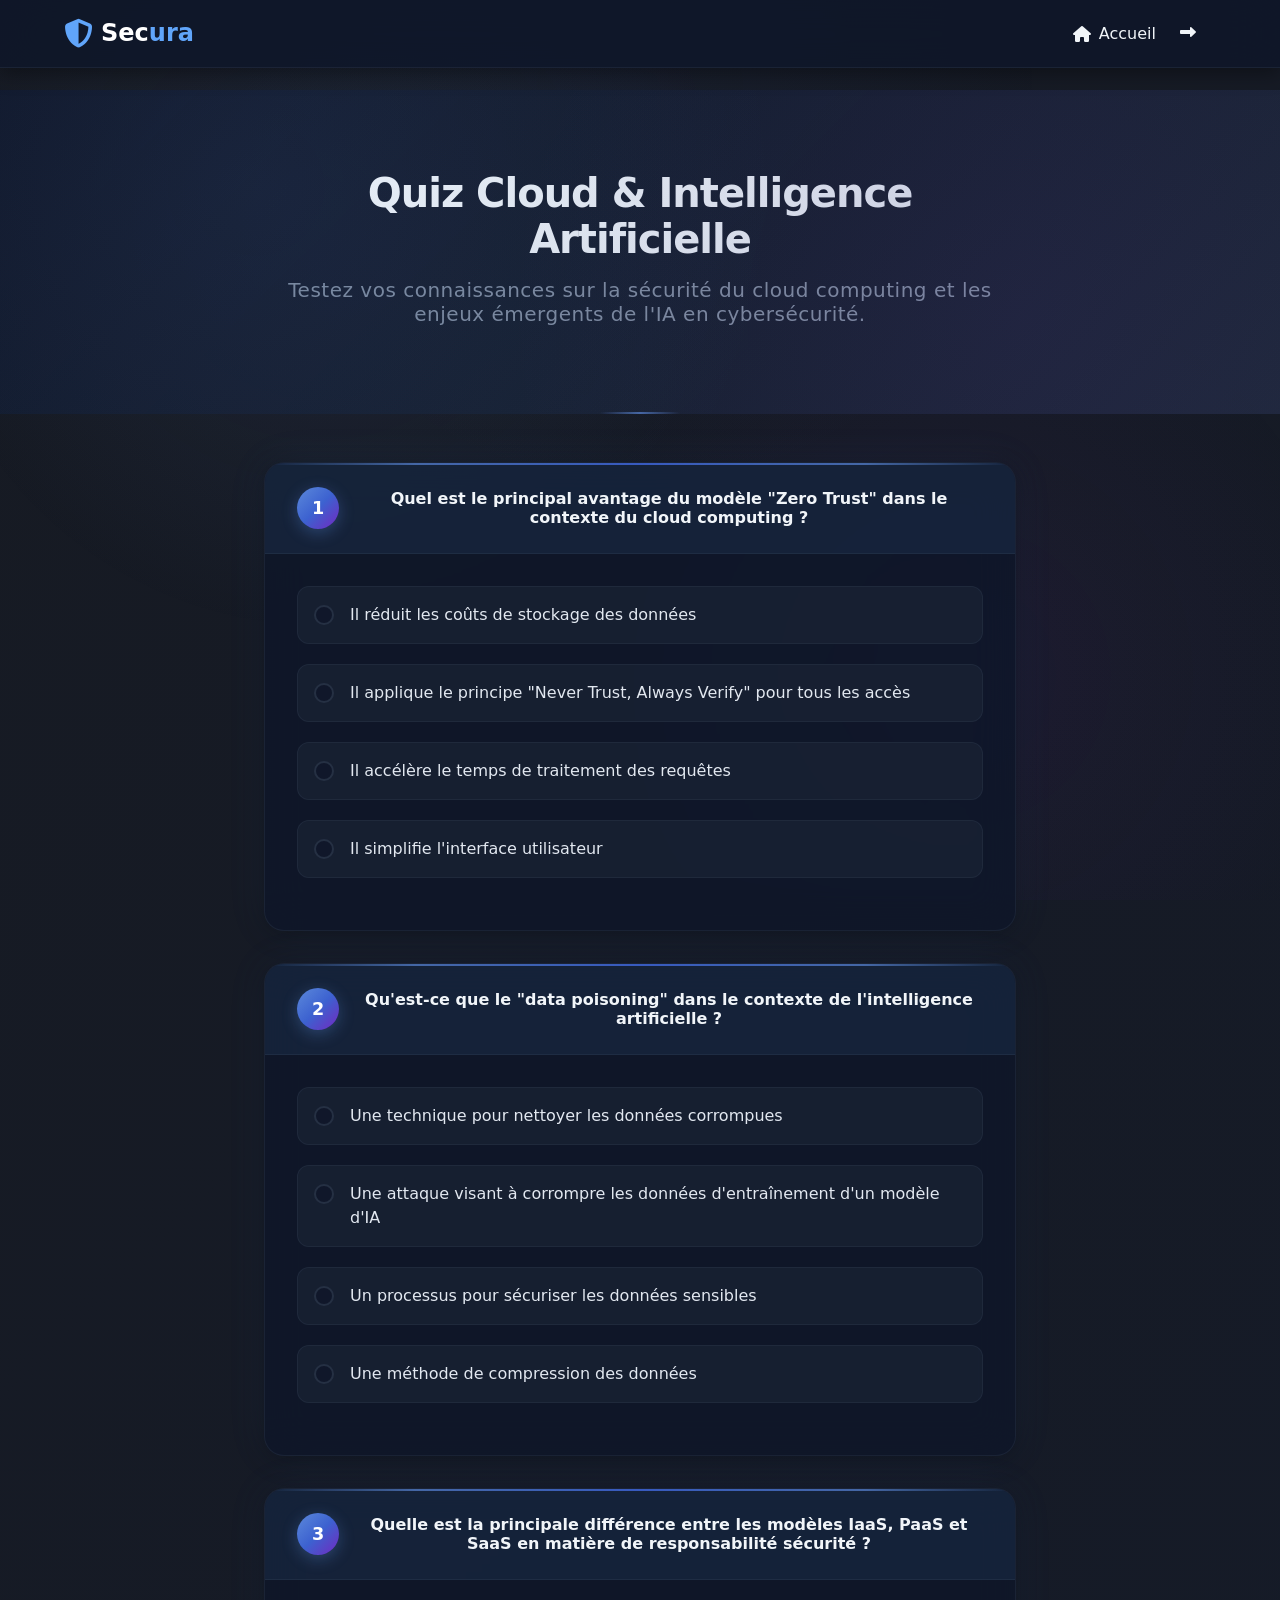
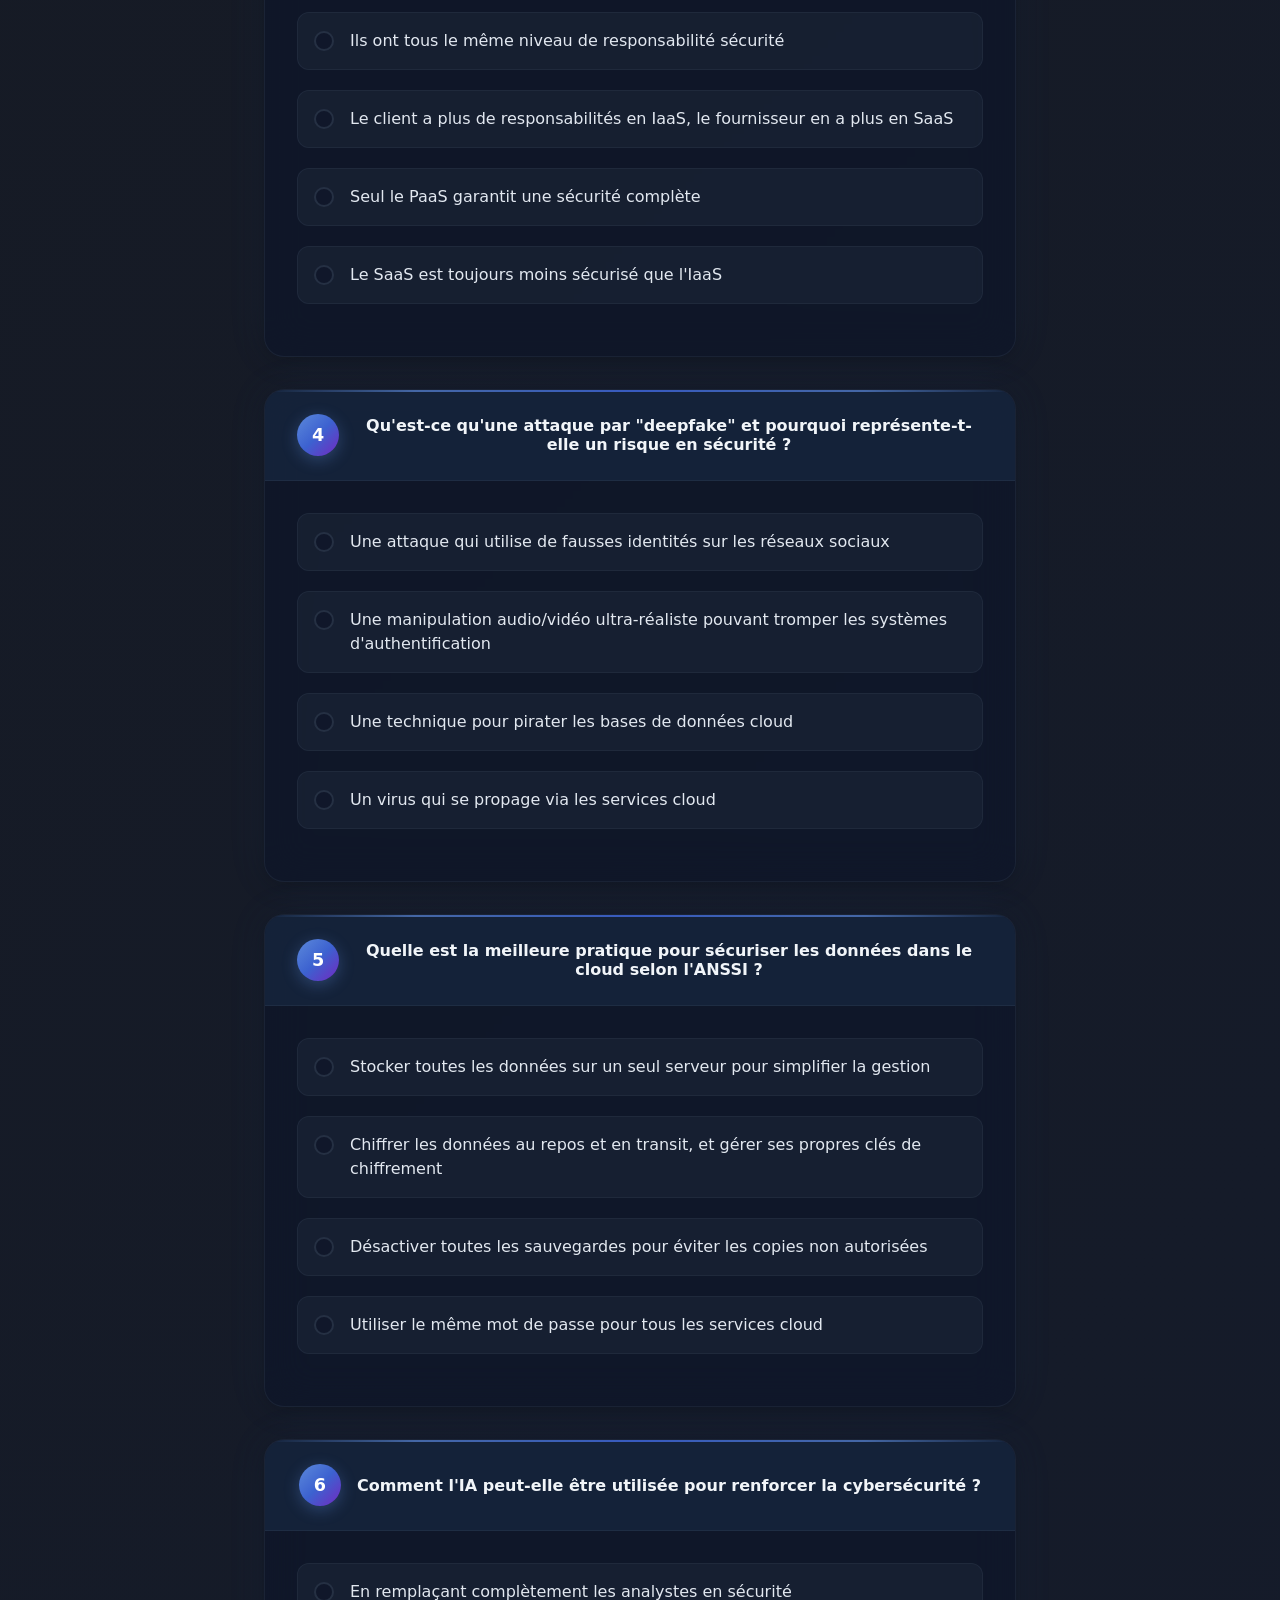
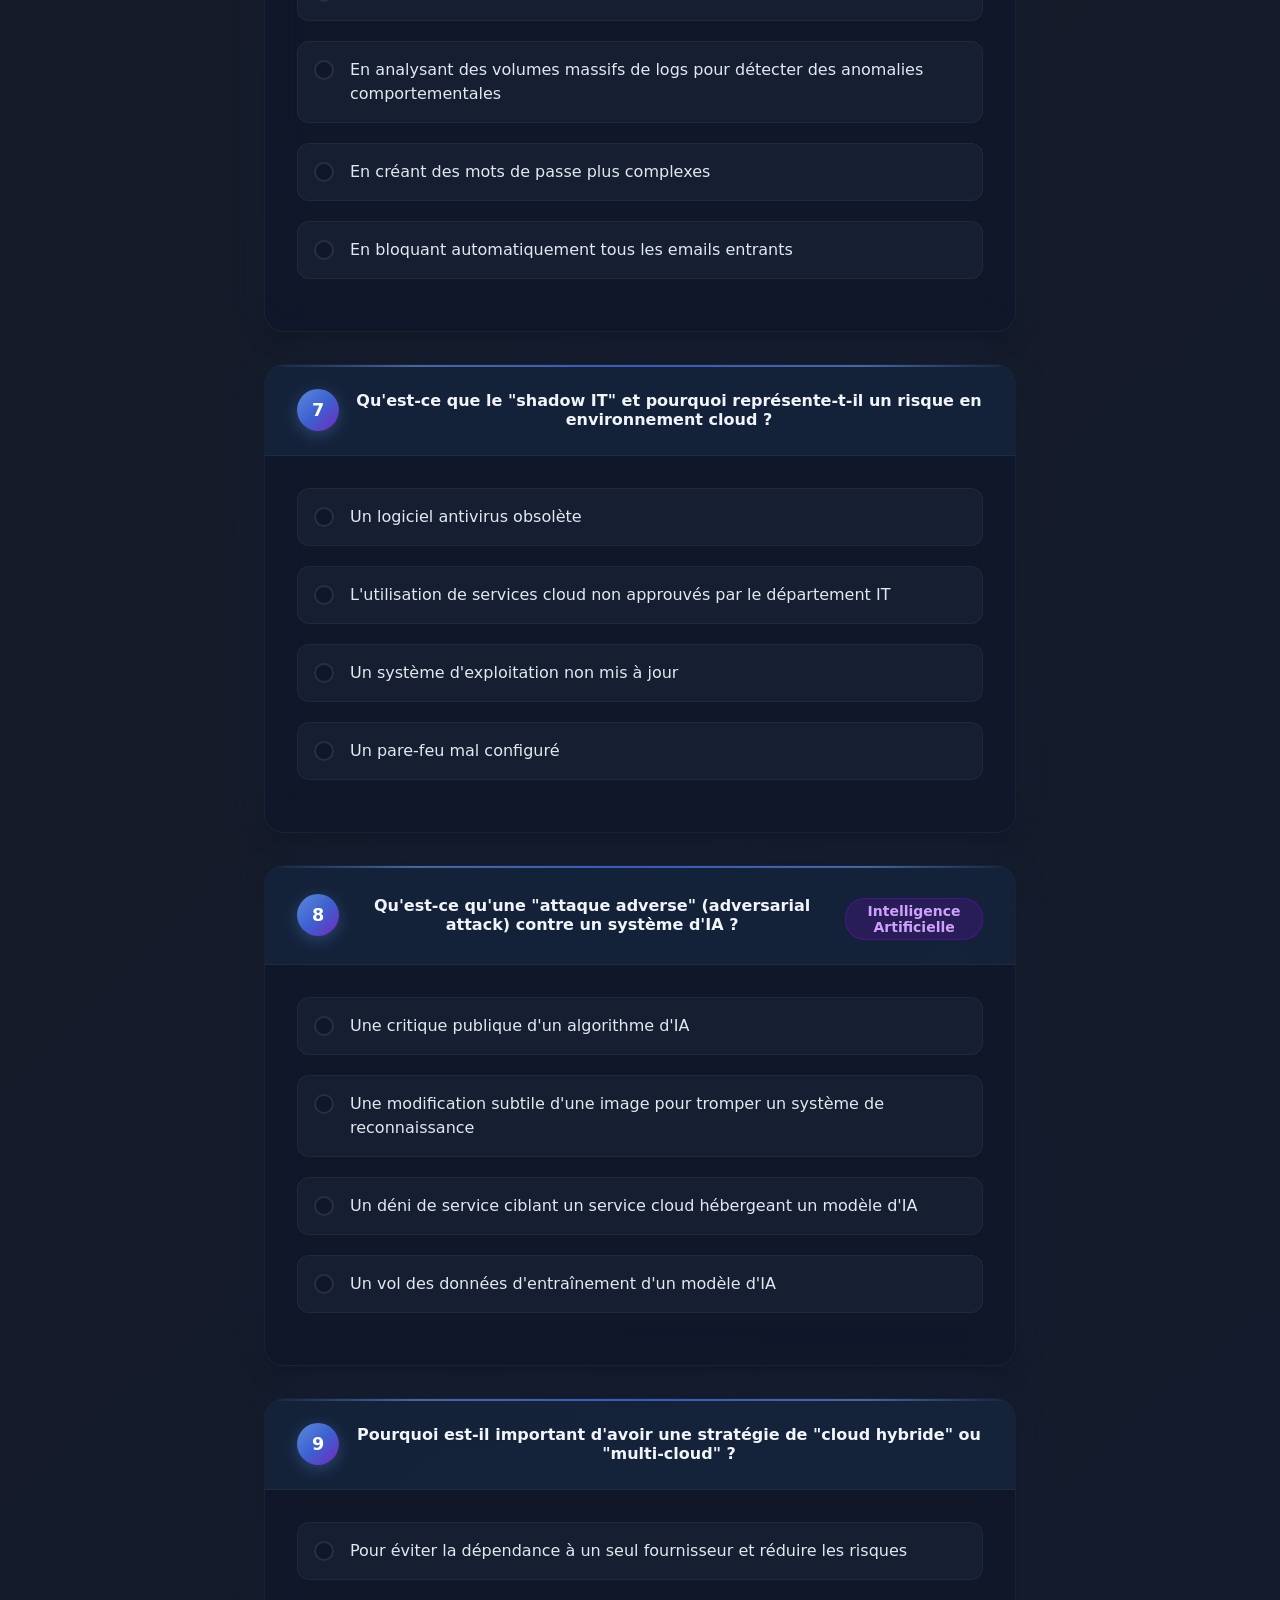
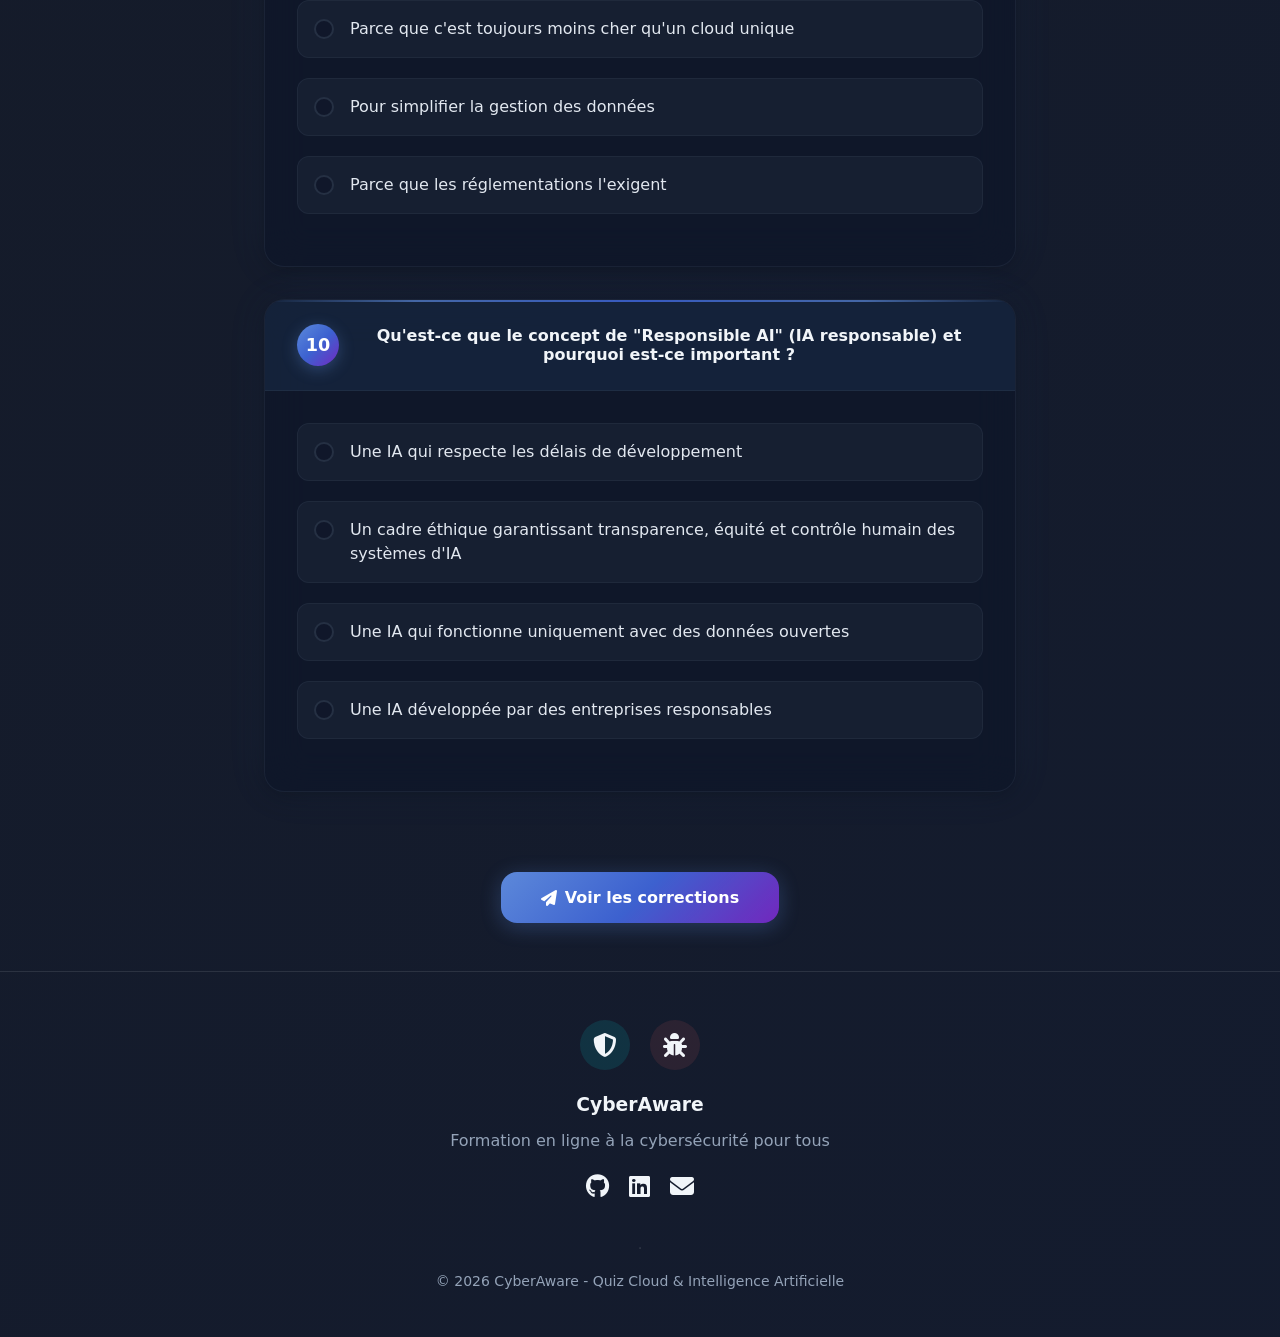
<file: pages/CloudIAQuiz.html>
<!DOCTYPE html>
<html lang="fr">
<head>
  <meta charset="UTF-8">
  <title>Quiz Cloud & IA - CyberAware</title>
  <meta name="viewport" content="width=device-width, initial-scale=1">
  <link rel="icon" type="image/x-icon" href="data:image/svg+xml,<svg xmlns=%22http://www.w3.org/2000/svg%22 viewBox=%220 0 100 100%22><text y=%22.9em%22 font-size=%2290%22>☁️</text></svg>">
  <link rel="stylesheet" href="https://cdnjs.cloudflare.com/ajax/libs/font-awesome/6.4.0/css/all.min.css">
  <link rel="stylesheet" href="../css/quizStyle.css">

    
  
</head>
<body>


<nav class="navbar">
  <div class="nav-container">
    <a class="nav-brand" href="../index.html">
      <i class="fas fa-shield-alt"></i>
       Sec<span>ura</span>
    </a>
    
    <button class="nav-toggler" id="navToggler">
      <i class="fas fa-bars"></i>
    </button>
    
    <ul class="nav-menu" id="navMenu">
      <li class="nav-item">
        <a class="nav-link" href="../index.html">
          <i class="fas fa-home"></i> Accueil
        </a>
      </li>
      <li><a href="./cloud.html" class="nav-link"><i class="fas fa-long-arrow-alt-right" style="color:var(--cyber-cyan);"></i></a></li>
    </ul>
  </div>
</nav>

<section class="quiz-header">
  <div class="container">
    <div class="row">
      <div class="col-lg-8 mx-auto text-center">
        <h1 class="mb-3">Quiz Cloud & Intelligence Artificielle</h1>
        <p class="lead mb-4">Testez vos connaissances sur la sécurité du cloud computing et les enjeux émergents de l'IA en cybersécurité.</p>
      </div>
    </div>
  </div>
</section>


<div class="container my-5">
  <div id="results">
    
   
    <div id="quiz-section">
      <form class="quiz" id="cloudIAQuiz">
        
      
        <div class="question-card">
          <div class="card-header">
            <div class="d-flex align-items-center">
              <span class="question-number">1</span>
              <span>Quel est le principal avantage du modèle "Zero Trust" dans le contexte du cloud computing ?</span>
            </div>
          </div>
          <div class="card-body">
            <div class="form-check">
              <input class="form-check-input" type="radio" name="q1" id="q1a1">
              <label class="form-check-label" for="q1a1">
                Il réduit les coûts de stockage des données
              </label>
            </div>
            <div class="form-check">
              <input class="form-check-input" type="radio" name="q1" id="q1a2">
              <label class="form-check-label" for="q1a2">
                Il applique le principe "Never Trust, Always Verify" pour tous les accès
              </label>
            </div>
            <div class="form-check">
              <input class="form-check-input" type="radio" name="q1" id="q1a3">
              <label class="form-check-label" for="q1a3">
                Il accélère le temps de traitement des requêtes
              </label>
            </div>
            <div class="form-check">
              <input class="form-check-input" type="radio" name="q1" id="q1a4">
              <label class="form-check-label" for="q1a4">
                Il simplifie l'interface utilisateur
              </label>
            </div>
          </div>
        </div>

      
        <div class="question-card">
          <div class="card-header">
            <div class="d-flex align-items-center">
              <span class="question-number">2</span>
              <span>Qu'est-ce que le "data poisoning" dans le contexte de l'intelligence artificielle ?</span>
            </div>
          </div>
          <div class="card-body">
            <div class="form-check">
              <input class="form-check-input" type="radio" name="q2" id="q2a1">
              <label class="form-check-label" for="q2a1">
                Une technique pour nettoyer les données corrompues
              </label>
            </div>
            <div class="form-check">
              <input class="form-check-input" type="radio" name="q2" id="q2a2">
              <label class="form-check-label" for="q2a2">
                Une attaque visant à corrompre les données d'entraînement d'un modèle d'IA
              </label>
            </div>
            <div class="form-check">
              <input class="form-check-input" type="radio" name="q2" id="q2a3">
              <label class="form-check-label" for="q2a3">
                Un processus pour sécuriser les données sensibles
              </label>
            </div>
            <div class="form-check">
              <input class="form-check-input" type="radio" name="q2" id="q2a4">
              <label class="form-check-label" for="q2a4">
                Une méthode de compression des données
              </label>
            </div>
          </div>
        </div>

       
        <div class="question-card">
          <div class="card-header">
            <div class="d-flex align-items-center">
              <span class="question-number">3</span>
              <span>Quelle est la principale différence entre les modèles IaaS, PaaS et SaaS en matière de responsabilité sécurité ?</span>
            </div>
          </div>
          <div class="card-body">
            <div class="form-check">
              <input class="form-check-input" type="radio" name="q3" id="q3a1">
              <label class="form-check-label" for="q3a1">
                Ils ont tous le même niveau de responsabilité sécurité
              </label>
            </div>
            <div class="form-check">
              <input class="form-check-input" type="radio" name="q3" id="q3a2">
              <label class="form-check-label" for="q3a2">
                Le client a plus de responsabilités en IaaS, le fournisseur en a plus en SaaS
              </label>
            </div>
            <div class="form-check">
              <input class="form-check-input" type="radio" name="q3" id="q3a3">
              <label class="form-check-label" for="q3a3">
                Seul le PaaS garantit une sécurité complète
              </label>
            </div>
            <div class="form-check">
              <input class="form-check-input" type="radio" name="q3" id="q3a4">
              <label class="form-check-label" for="q3a4">
                Le SaaS est toujours moins sécurisé que l'IaaS
              </label>
            </div>
          </div>
        </div>

      
        <div class="question-card">
          <div class="card-header">
            <div class="d-flex align-items-center">
              <span class="question-number">4</span>
              <span>Qu'est-ce qu'une attaque par "deepfake" et pourquoi représente-t-elle un risque en sécurité ?</span>
            </div>
          </div>
          <div class="card-body">
            <div class="form-check">
              <input class="form-check-input" type="radio" name="q4" id="q4a1">
              <label class="form-check-label" for="q4a1">
                Une attaque qui utilise de fausses identités sur les réseaux sociaux
              </label>
            </div>
            <div class="form-check">
              <input class="form-check-input" type="radio" name="q4" id="q4a2">
              <label class="form-check-label" for="q4a2">
                Une manipulation audio/vidéo ultra-réaliste pouvant tromper les systèmes d'authentification
              </label>
            </div>
            <div class="form-check">
              <input class="form-check-input" type="radio" name="q4" id="q4a3">
              <label class="form-check-label" for="q4a3">
                Une technique pour pirater les bases de données cloud
              </label>
            </div>
            <div class="form-check">
              <input class="form-check-input" type="radio" name="q4" id="q4a4">
              <label class="form-check-label" for="q4a4">
                Un virus qui se propage via les services cloud
              </label>
            </div>
          </div>
        </div>

      
        <div class="question-card">
          <div class="card-header">
            <div class="d-flex align-items-center">
              <span class="question-number">5</span>
              <span>Quelle est la meilleure pratique pour sécuriser les données dans le cloud selon l'ANSSI ?</span>
            </div>
          </div>
          <div class="card-body">
            <div class="form-check">
              <input class="form-check-input" type="radio" name="q5" id="q5a1">
              <label class="form-check-label" for="q5a1">
                Stocker toutes les données sur un seul serveur pour simplifier la gestion
              </label>
            </div>
            <div class="form-check">
              <input class="form-check-input" type="radio" name="q5" id="q5a2">
              <label class="form-check-label" for="q5a2">
                Chiffrer les données au repos et en transit, et gérer ses propres clés de chiffrement
              </label>
            </div>
            <div class="form-check">
              <input class="form-check-input" type="radio" name="q5" id="q5a3">
              <label class="form-check-label" for="q5a3">
                Désactiver toutes les sauvegardes pour éviter les copies non autorisées
              </label>
            </div>
            <div class="form-check">
              <input class="form-check-input" type="radio" name="q5" id="q5a4">
              <label class="form-check-label" for="q5a4">
                Utiliser le même mot de passe pour tous les services cloud
              </label>
            </div>
          </div>
        </div>

     
        <div class="question-card">
          <div class="card-header">
            <div class="d-flex align-items-center">
              <span class="question-number">6</span>
              <span>Comment l'IA peut-elle être utilisée pour renforcer la cybersécurité ?</span>
            </div>
          </div>
          <div class="card-body">
            <div class="form-check">
              <input class="form-check-input" type="radio" name="q6" id="q6a1">
              <label class="form-check-label" for="q6a1">
                En remplaçant complètement les analystes en sécurité
              </label>
            </div>
            <div class="form-check">
              <input class="form-check-input" type="radio" name="q6" id="q6a2">
              <label class="form-check-label" for="q6a2">
                En analysant des volumes massifs de logs pour détecter des anomalies comportementales
              </label>
            </div>
            <div class="form-check">
              <input class="form-check-input" type="radio" name="q6" id="q6a3">
              <label class="form-check-label" for="q6a3">
                En créant des mots de passe plus complexes
              </label>
            </div>
            <div class="form-check">
              <input class="form-check-input" type="radio" name="q6" id="q6a4">
              <label class="form-check-label" for="q6a4">
                En bloquant automatiquement tous les emails entrants
              </label>
            </div>
          </div>
        </div>

       
        <div class="question-card">
          <div class="card-header">
            <div class="d-flex align-items-center">
              <span class="question-number">7</span>
              <span>Qu'est-ce que le "shadow IT" et pourquoi représente-t-il un risque en environnement cloud ?</span>
            </div>
          </div>
          <div class="card-body">
            <div class="form-check">
              <input class="form-check-input" type="radio" name="q7" id="q7a1">
              <label class="form-check-label" for="q7a1">
                Un logiciel antivirus obsolète
              </label>
            </div>
            <div class="form-check">
              <input class="form-check-input" type="radio" name="q7" id="q7a2">
              <label class="form-check-label" for="q7a2">
                L'utilisation de services cloud non approuvés par le département IT
              </label>
            </div>
            <div class="form-check">
              <input class="form-check-input" type="radio" name="q7" id="q7a3">
              <label class="form-check-label" for="q7a3">
                Un système d'exploitation non mis à jour
              </label>
            </div>
            <div class="form-check">
              <input class="form-check-input" type="radio" name="q7" id="q7a4">
              <label class="form-check-label" for="q7a4">
                Un pare-feu mal configuré
              </label>
            </div>
          </div>
        </div>

       
        <div class="question-card">
          <div class="card-header">
            <div class="d-flex align-items-center">
              <span class="question-number">8</span>
              <span>Qu'est-ce qu'une "attaque adverse" (adversarial attack) contre un système d'IA ?</span>
            </div>
            <div class="mt-2">
              <span class="ai-badge">Intelligence Artificielle</span>
            </div>
          </div>
          <div class="card-body">
            <div class="form-check">
              <input class="form-check-input" type="radio" name="q8" id="q8a1">
              <label class="form-check-label" for="q8a1">
                Une critique publique d'un algorithme d'IA
              </label>
            </div>
            <div class="form-check">
              <input class="form-check-input" type="radio" name="q8" id="q8a2">
              <label class="form-check-label" for="q8a2">
                Une modification subtile d'une image pour tromper un système de reconnaissance
              </label>
            </div>
            <div class="form-check">
              <input class="form-check-input" type="radio" name="q8" id="q8a3">
              <label class="form-check-label" for="q8a3">
                Un déni de service ciblant un service cloud hébergeant un modèle d'IA
              </label>
            </div>
            <div class="form-check">
              <input class="form-check-input" type="radio" name="q8" id="q8a4">
              <label class="form-check-label" for="q8a4">
                Un vol des données d'entraînement d'un modèle d'IA
              </label>
            </div>
          </div>
        </div>

       
        <div class="question-card">
          <div class="card-header">
            <div class="d-flex align-items-center">
              <span class="question-number">9</span>
              <span>Pourquoi est-il important d'avoir une stratégie de "cloud hybride" ou "multi-cloud" ?</span>
            </div>
          </div>
          <div class="card-body">
            <div class="form-check">
              <input class="form-check-input" type="radio" name="q9" id="q9a1">
              <label class="form-check-label" for="q9a1">
                Pour éviter la dépendance à un seul fournisseur et réduire les risques
              </label>
            </div>
            <div class="form-check">
              <input class="form-check-input" type="radio" name="q9" id="q9a2">
              <label class="form-check-label" for="q9a2">
                Parce que c'est toujours moins cher qu'un cloud unique
              </label>
            </div>
            <div class="form-check">
              <input class="form-check-input" type="radio" name="q9" id="q9a3">
              <label class="form-check-label" for="q9a3">
                Pour simplifier la gestion des données
              </label>
            </div>
            <div class="form-check">
              <input class="form-check-input" type="radio" name="q9" id="q9a4">
              <label class="form-check-label" for="q9a4">
                Parce que les réglementations l'exigent
              </label>
            </div>
          </div>
        </div>

       
        <div class="question-card">
          <div class="card-header">
            <div class="d-flex align-items-center">
              <span class="question-number">10</span>
              <span>Qu'est-ce que le concept de "Responsible AI" (IA responsable) et pourquoi est-ce important ?</span>
            </div>
          </div>
          <div class="card-body">
            <div class="form-check">
              <input class="form-check-input" type="radio" name="q10" id="q10a1">
              <label class="form-check-label" for="q10a1">
                Une IA qui respecte les délais de développement
              </label>
            </div>
            <div class="form-check">
              <input class="form-check-input" type="radio" name="q10" id="q10a2">
              <label class="form-check-label" for="q10a2">
                Un cadre éthique garantissant transparence, équité et contrôle humain des systèmes d'IA
              </label>
            </div>
            <div class="form-check">
              <input class="form-check-input" type="radio" name="q10" id="q10a3">
              <label class="form-check-label" for="q10a3">
                Une IA qui fonctionne uniquement avec des données ouvertes
              </label>
            </div>
            <div class="form-check">
              <input class="form-check-input" type="radio" name="q10" id="q10a4">
              <label class="form-check-label" for="q10a4">
                Une IA développée par des entreprises responsables
              </label>
            </div>
          </div>
        </div>

        
        <div class="d-flex justify-content-center mt-5">
          <a href="#results" class="quiz-btn">
            <i class="fas fa-paper-plane me-2"></i> Voir les corrections
          </a>
        </div>

      </form>
    </div>
    
   
    <div id="results-section" class="result-section">
      <div class="mb-5">
        <h3 class="mb-4 text-center"><i class="fas fa-clipboard-check me-2"></i>Correction détaillée</h3>
        
      
        <div class="question-card">
          <div class="card-header">
            <div class="d-flex align-items-center">
              <span class="question-number">1</span>
              <span>Quel est le principal avantage du modèle "Zero Trust" dans le contexte du cloud computing ?</span>
            </div>
          </div>
          <div class="card-body">
            <div class="correct-answer">
              <div class="d-flex align-items-center">
                <span class="result-icon icon-correct"><i class="fas fa-check"></i></span>
                <strong>Réponse correcte : Il applique le principe "Never Trust, Always Verify" pour tous les accès</strong>
              </div>
              <p class="mt-2">Le modèle Zero Trust part du principe qu'aucune entité (interne ou externe) n'est digne de confiance par défaut. Tous les accès aux ressources cloud doivent être authentifiés et autorisés à chaque requête, ce qui réduit considérablement la surface d'attaque.</p>
            </div>
          </div>
        </div>

      
        <div class="question-card">
          <div class="card-header">
            <div class="d-flex align-items-center">
              <span class="question-number">2</span>
              <span>Qu'est-ce que le "data poisoning" dans le contexte de l'intelligence artificielle ?</span>
            </div>
          </div>
          <div class="card-body">
            <div class="correct-answer">
              <div class="d-flex align-items-center">
                <span class="result-icon icon-correct"><i class="fas fa-check"></i></span>
                <strong>Réponse correcte : Une attaque visant à corrompre les données d'entraînement d'un modèle d'IA</strong>
              </div>
              <p class="mt-2">Le data poisoning consiste à injecter intentionnellement des données erronées ou biaisées dans le jeu de données d'entraînement d'un modèle d'IA. Cela permet à l'attaquant d'influencer les prédictions du modèle une fois déployé, potentiellement pour le faire échouer ou prendre de mauvaises décisions.</p>
            </div>
          </div>
        </div>

      
        <div class="question-card">
          <div class="card-header">
            <div class="d-flex align-items-center">
              <span class="question-number">3</span>
              <span>Quelle est la principale différence entre les modèles IaaS, PaaS et SaaS en matière de responsabilité sécurité ?</span>
            </div>
          </div>
          <div class="card-body">
            <div class="correct-answer">
              <div class="d-flex align-items-center">
                <span class="result-icon icon-correct"><i class="fas fa-check"></i></span>
                <strong>Réponse correcte : Le client a plus de responsabilités en IaaS, le fournisseur en a plus en SaaS</strong>
              </div>
              <p class="mt-2">Dans le modèle IaaS (Infrastructure as a Service), le client est responsable de la sécurité du système d'exploitation, des applications et des données. En PaaS (Platform as a Service), le fournisseur gère l'infrastructure et la plateforme. En SaaS (Software as a Service), le fournisseur gère presque tout, le client se concentrant uniquement sur la sécurité de ses données et accès.</p>
            </div>
          </div>
        </div>

       
        <div class="question-card">
          <div class="card-header">
            <div class="d-flex align-items-center">
              <span class="question-number">4</span>
              <span>Qu'est-ce qu'une attaque par "deepfake" et pourquoi représente-t-elle un risque en sécurité ?</span>
            </div>
          </div>
          <div class="card-body">
            <div class="correct-answer">
              <div class="d-flex align-items-center">
                <span class="result-icon icon-correct"><i class="fas fa-check"></i></span>
                <strong>Réponse correcte : Une manipulation audio/vidéo ultra-réaliste pouvant tromper les systèmes d'authentification</strong>
              </div>
              <p class="mt-2">Les deepfakes utilisent l'IA pour créer des contenus audiovisuels falsifiés d'une qualité telle qu'ils peuvent tromper les systèmes de reconnaissance faciale ou vocale, ainsi que les humains. Ils représentent un risque majeur pour l'authentification biométrique, la désinformation et les fraudes.</p>
            </div>
          </div>
        </div>

      
        <div class="question-card">
          <div class="card-header">
            <div class="d-flex align-items-center">
              <span class="question-number">5</span>
              <span>Quelle est la meilleure pratique pour sécuriser les données dans le cloud selon l'ANSSI ?</span>
            </div>
          </div>
          <div class="card-body">
            <div class="correct-answer">
              <div class="d-flex align-items-center">
                <span class="result-icon icon-correct"><i class="fas fa-check"></i></span>
                <strong>Réponse correcte : Chiffrer les données au repos et en transit, et gérer ses propres clés de chiffrement</strong>
              </div>
              <p class="mt-2">L'ANSSI recommande le chiffrement systématique des données stockées dans le cloud (au repos) et des données transmises (en transit). Le BYOK (Bring Your Own Key) permet de conserver le contrôle des clés de chiffrement, limitant l'accès du fournisseur cloud aux données chiffrées.</p>
            </div>
          </div>
        </div>

       
        <div class="question-card">
          <div class="card-header">
            <div class="d-flex align-items-center">
              <span class="question-number">6</span>
              <span>Comment l'IA peut-elle être utilisée pour renforcer la cybersécurité ?</span>
            </div>
          </div>
          <div class="card-body">
            <div class="correct-answer">
              <div class="d-flex align-items-center">
                <span class="result-icon icon-correct"><i class="fas fa-check"></i></span>
                <strong>Réponse correcte : En analysant des volumes massifs de logs pour détecter des anomalies comportementales</strong>
              </div>
              <p class="mt-2">L'IA excelle dans l'analyse de grands volumes de données en temps réel. En cybersécurité, elle peut détecter des patterns suspects invisibles aux humains, identifier des comportements anormaux d'utilisateurs ou de systèmes, et prévenir des attaques avant qu'elles ne se produisent.</p>
            </div>
          </div>
        </div>

       
        <div class="question-card">
          <div class="card-header">
            <div class="d-flex align-items-center">
              <span class="question-number">7</span>
              <span>Qu'est-ce que le "shadow IT" et pourquoi représente-t-il un risque en environnement cloud ?</span>
            </div>
          </div>
          <div class="card-body">
            <div class="correct-answer">
              <div class="d-flex align-items-center">
                <span class="result-icon icon-correct"><i class="fas fa-check"></i></span>
                <strong>Réponse correcte : L'utilisation de services cloud non approuvés par le département IT</strong>
              </div>
              <p class="mt-2">Le shadow IT désigne l'utilisation par les employés de services cloud (comme Google Drive, Dropbox, etc.) sans l'approbation ou la connaissance du service informatique. Cela crée des failles de sécurité car ces services ne sont pas contrôlés, monitorés ni sécurisés selon les standards de l'entreprise.</p>
            </div>
          </div>
        </div>

       
        <div class="question-card">
          <div class="card-header">
            <div class="d-flex align-items-center">
              <span class="question-number">8</span>
              <span>Qu'est-ce qu'une "attaque adverse" (adversarial attack) contre un système d'IA ?</span>
            </div>
          </div>
          <div class="card-body">
            <div class="correct-answer">
              <div class="d-flex align-items-center">
                <span class="result-icon icon-correct"><i class="fas fa-check"></i></span>
                <strong>Réponse correcte : Une modification subtile d'une image pour tromper un système de reconnaissance</strong>
              </div>
              <p class="mt-2">Les attaques adverses exploitent les failles subtiles des modèles d'IA en modifiant légèrement les données d'entrée (pixels d'une image, mots dans un texte) pour induire le modèle en erreur. Ces modifications sont souvent imperceptibles à l'œil humain mais suffisent à tromper l'algorithme, ce qui pose des risques critiques dans les systèmes de sécurité basés sur l'IA.</p>
            </div>
          </div>
        </div>

       
        <div class="question-card">
          <div class="card-header">
            <div class="d-flex align-items-center">
              <span class="question-number">9</span>
              <span>Pourquoi est-il important d'avoir une stratégie de "cloud hybride" ou "multi-cloud" ?</span>
            </div>
          </div>
          <div class="card-body">
            <div class="correct-answer">
              <div class="d-flex align-items-center">
                <span class="result-icon icon-correct"><i class="fas fa-check"></i></span>
                <strong>Réponse correcte : Pour éviter la dépendance à un seul fournisseur et réduire les risques</strong>
              </div>
              <p class="mt-2">Une stratégie multi-cloud permet d'éviter le "vendor lock-in" (dépendance à un seul fournisseur) et améliore la résilience. Si un fournisseur subit une panne ou une attaque, les services peuvent basculer vers un autre. Cela permet également de choisir le meilleur service pour chaque besoin spécifique et de négocier de meilleurs tarifs.</p>
            </div>
          </div>
        </div>

        
        <div class="question-card">
          <div class="card-header">
            <div class="d-flex align-items-center">
              <span class="question-number">10</span>
              <span>Qu'est-ce que le concept de "Responsible AI" (IA responsable) et pourquoi est-ce important ?</span>
            </div>
          </div>
          <div class="card-body">
            <div class="correct-answer">
              <div class="d-flex align-items-center">
                <span class="result-icon icon-correct"><i class="fas fa-check"></i></span>
                <strong>Réponse correcte : Un cadre éthique garantissant transparence, équité et contrôle humain des systèmes d'IA</strong>
              </div>
              <p class="mt-2">L'IA responsable vise à développer des systèmes d'IA éthiques, transparents et équitables. Cela inclut : l'explicabilité des décisions, la prévention des biais discriminatoires, la protection de la vie privée et le maintien d'un contrôle humain significatif. Ce cadre est essentiel pour bâtir la confiance et assurer que l'IA bénéficie à toute la société.</p>
            </div>
          </div>
        </div>

       
        <div class="d-flex justify-content-center gap-3 mt-5">
          <a href="#" class="quiz-btn">
            <i class="fas fa-redo me-2"></i> Refaire le quiz
          </a>
          <a href="#top" class="quiz-btn" style="background: rgba(255, 255, 255, 0.1); color: white; border: 1px solid var(--cyber-cyan);">
            <i class="fas fa-arrow-up me-2"></i> Retour en haut
          </a>
        </div>
      </div>
    </div>
  </div>
</div>

<footer class="py-5 border-secondary">
  <div class="container">
    <div class="row">
      <div class="col-lg-8 mx-auto text-center">
        <div class="d-flex justify-content-center mb-4">
          <div class="rounded-circle d-flex align-items-center justify-content-center me-3" 
               style="width: 50px; height: 50px; background: rgba(0, 255, 255, 0.1);">
            <i class="fas fa-shield-alt text-primary fs-4"></i>
          </div>
          <div class="rounded-circle d-flex align-items-center justify-content-center" 
               style="width: 50px; height: 50px; background: rgba(255, 100, 100, 0.1);">
            <i class="fas fa-bug text-danger fs-4"></i>
          </div>
        </div>
        <h3 class="mb-3">Cyber<span class="text-primary">Aware</span></h3>
        <p class="text-muted mb-4">Formation en ligne à la cybersécurité pour tous</p>
        <div class="d-flex justify-content-center gap-4 mb-4">
          <a href="#" class="text-primary">
            <i class="fab fa-github fs-4"></i>
          </a>
          <a href="#" class="text-primary">
            <i class="fab fa-linkedin fs-4"></i>
          </a>
          <a href="#" class="text-primary">
            <i class="fas fa-envelope fs-4"></i>
          </a>
        </div>
        <hr style="border-color: rgba(255,255,255,0.1); margin: 1.5rem 0;">
        <p class="text-muted small mb-0">
          © 2026 CyberAware - Quiz Cloud & Intelligence Artificielle
        </p>
      </div>
    </div>
  </div>
</footer>



</body>
</html>
</file>
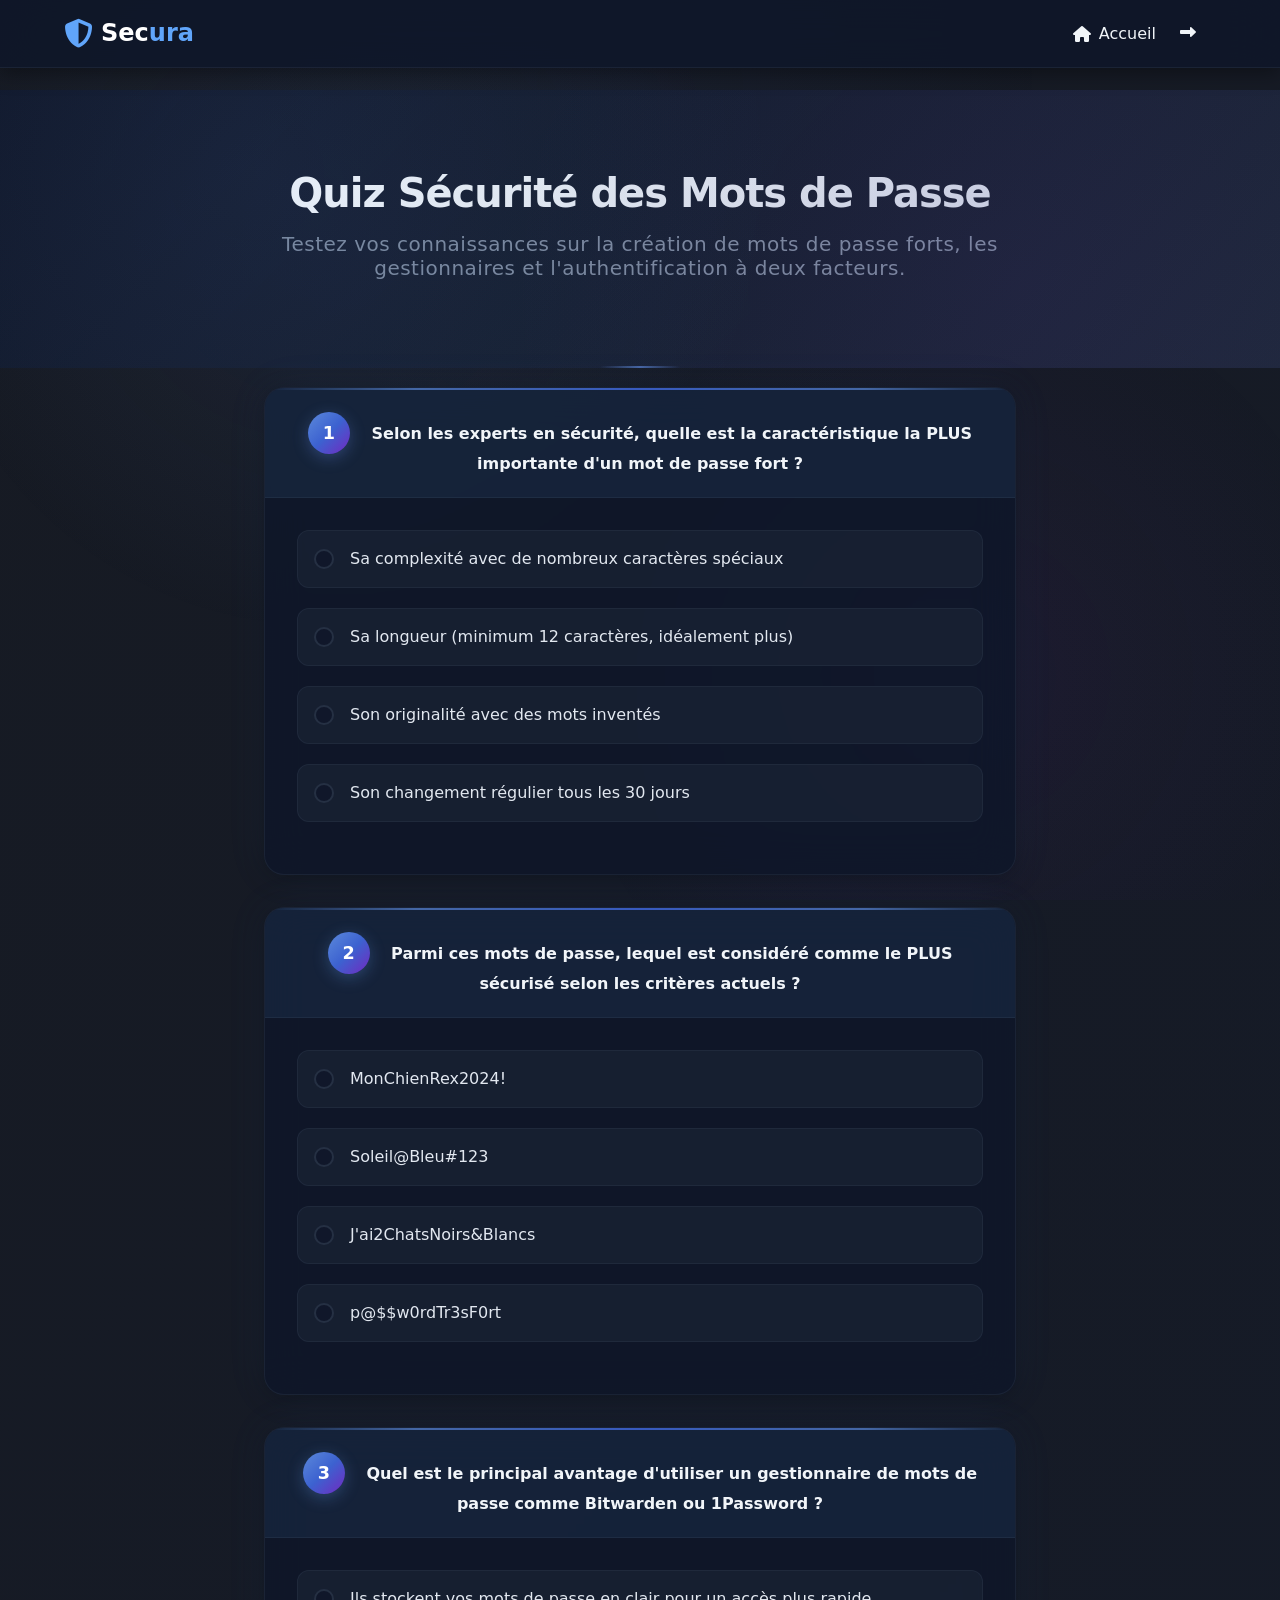
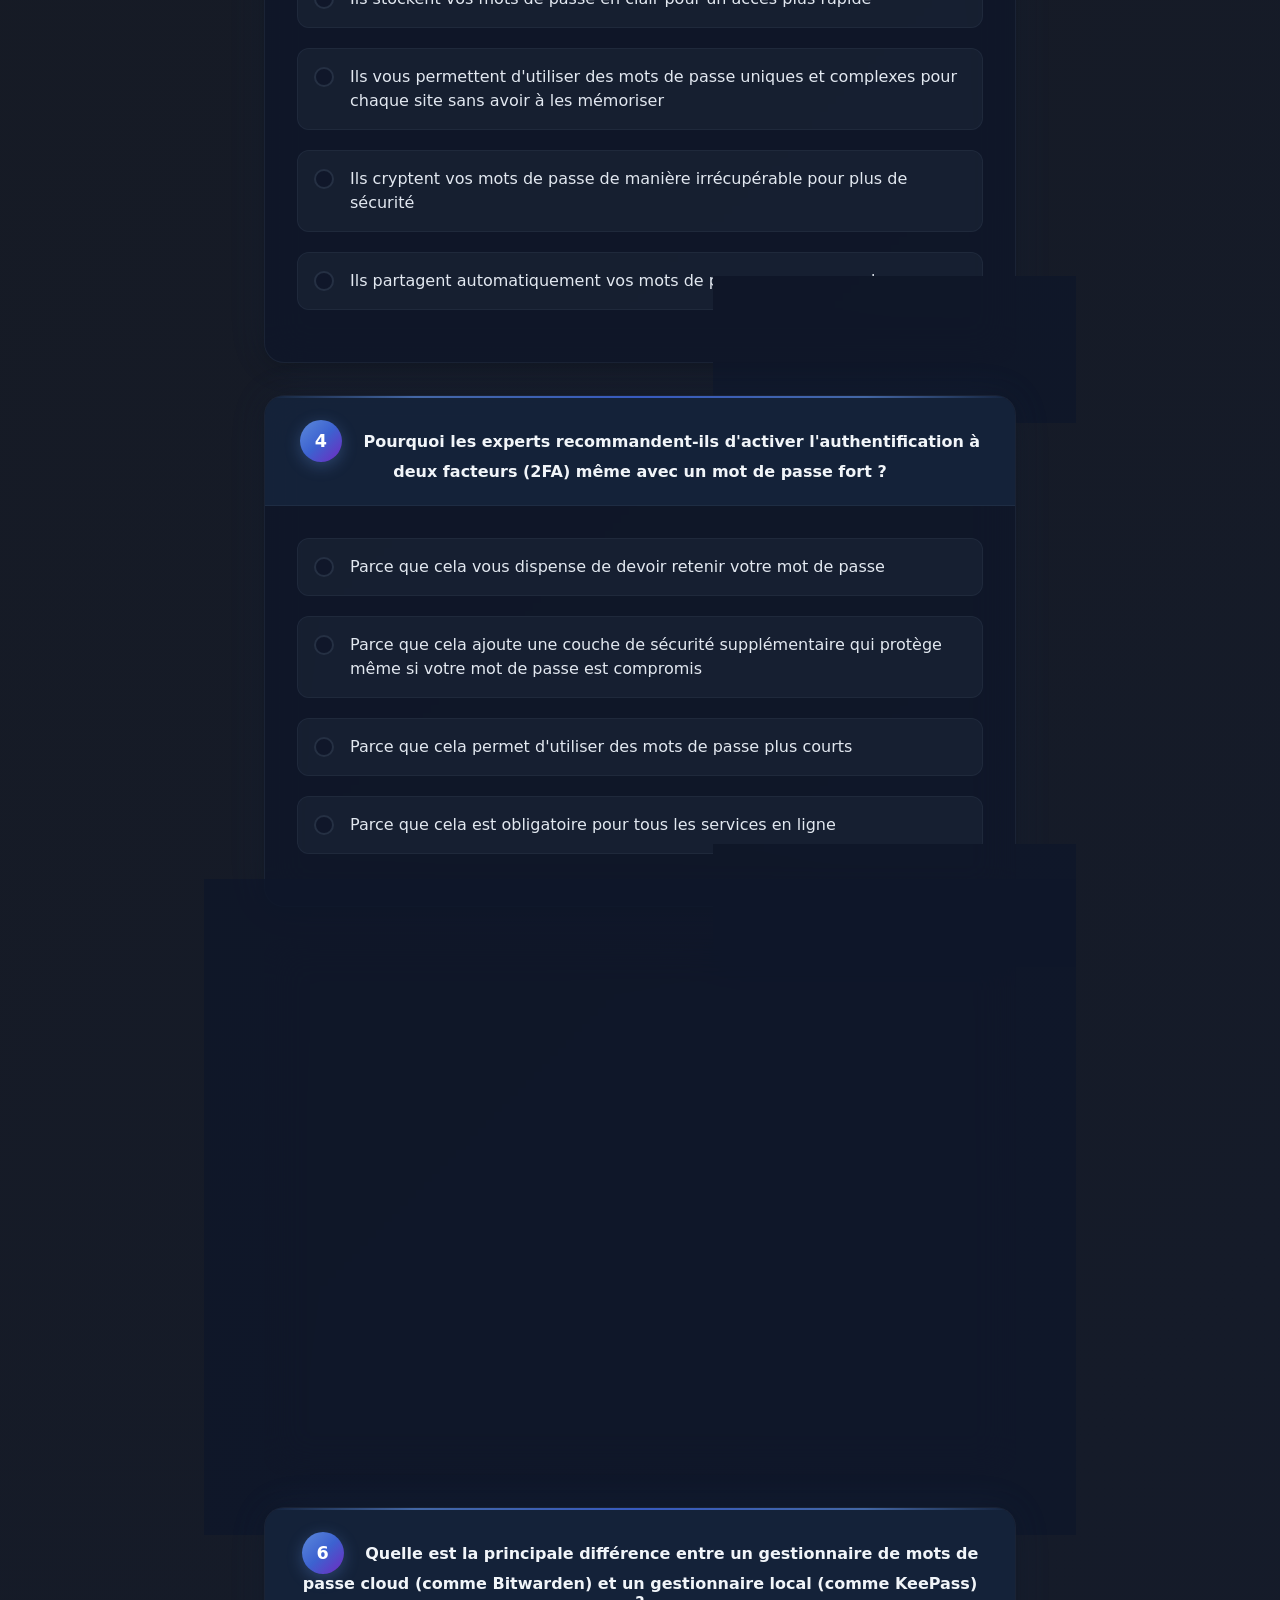
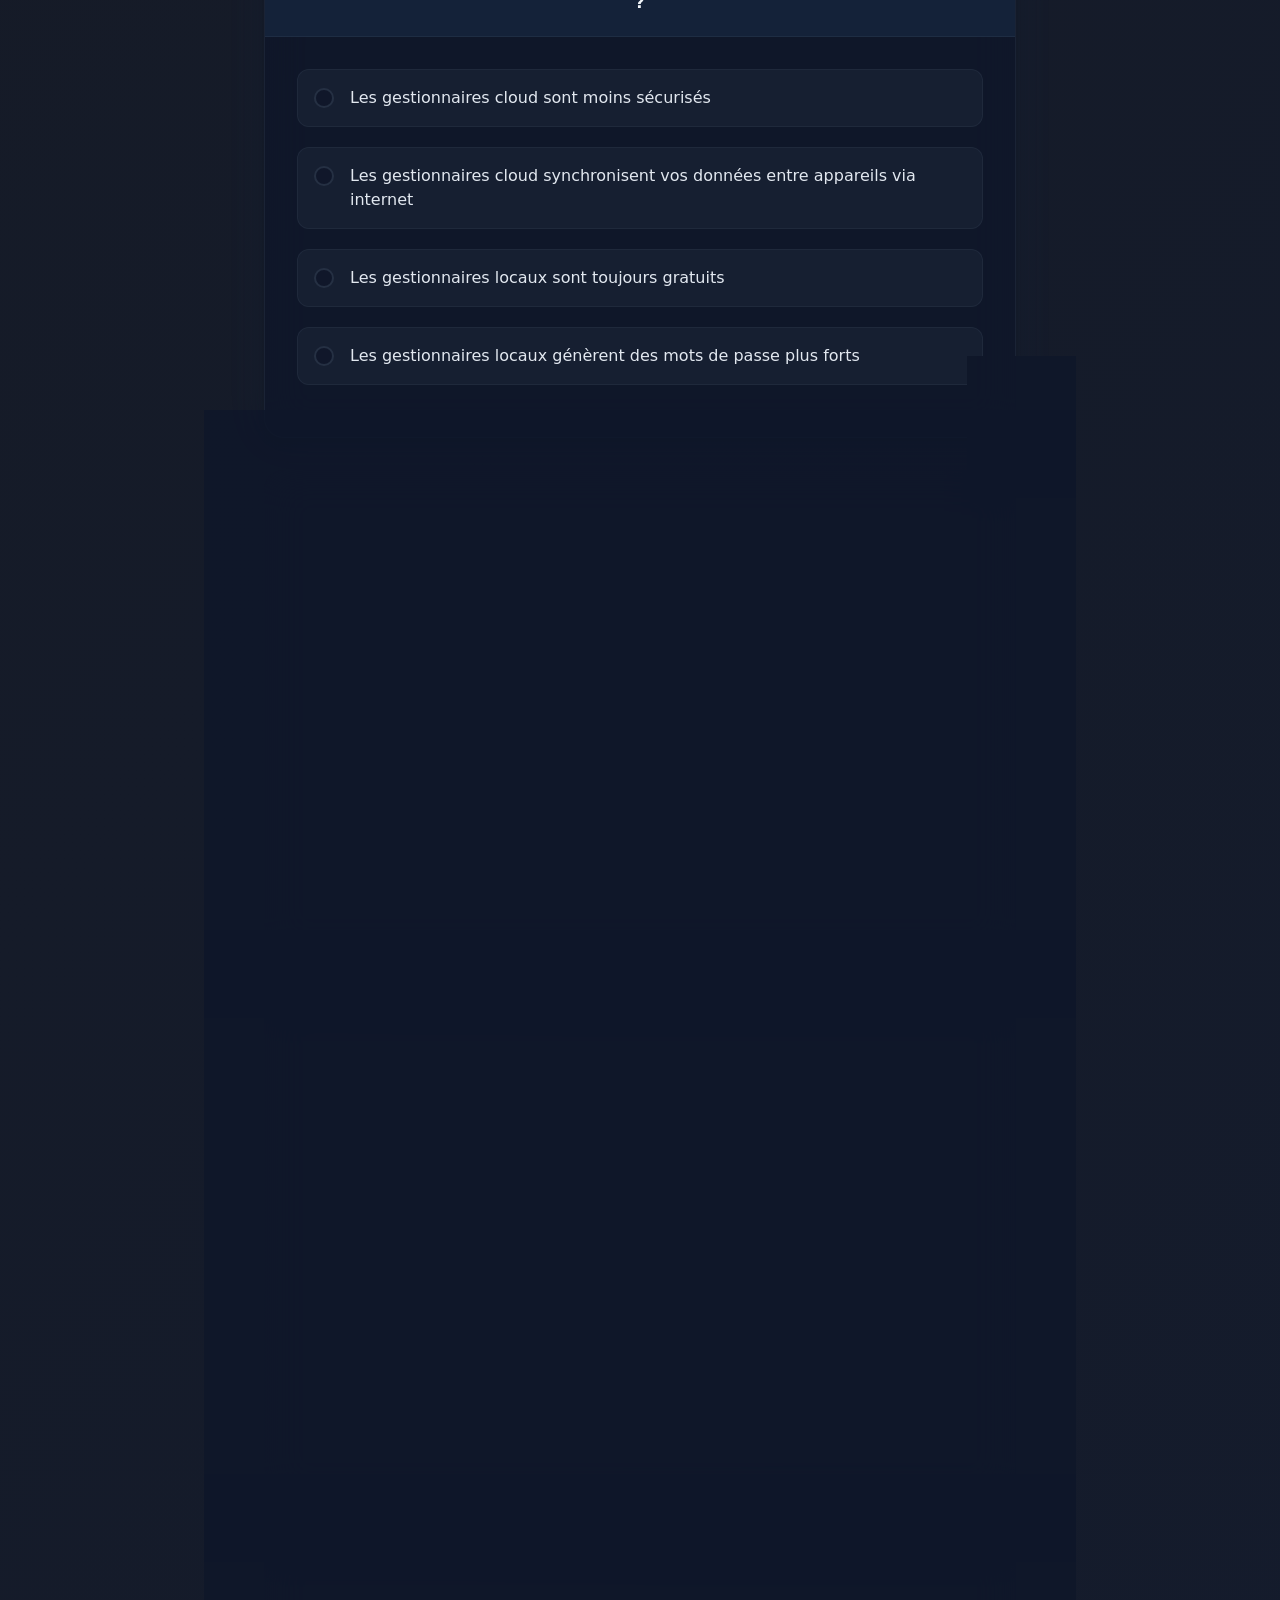
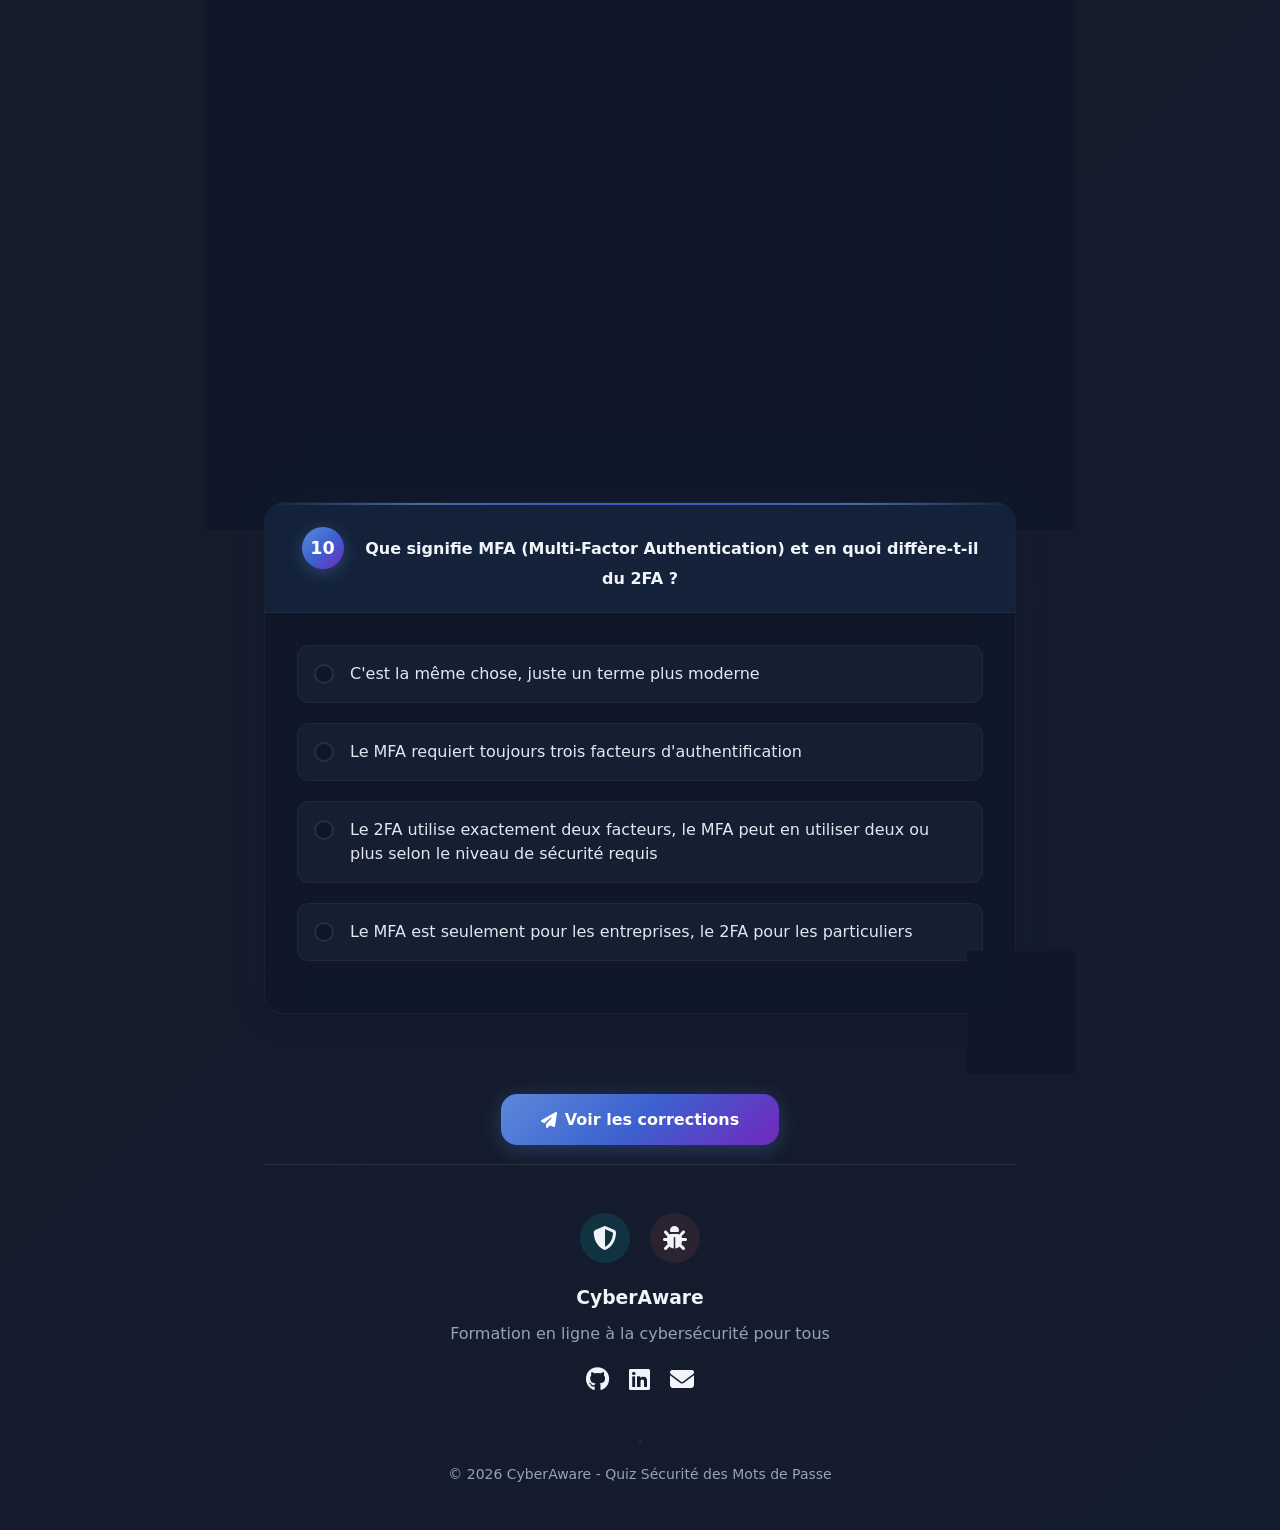
<file: pages/PasswordQuiz.html>
<!DOCTYPE html>
<html lang="fr" data-theme="dark">

<head>
  <meta charset="UTF-8">
  <title>CyberQuiz - Sécurité des Mots de Passe</title>
  <meta name="viewport" content="width=device-width, initial-scale=1">
  <link rel="icon" type="image/x-icon"
    href="data:image/svg+xml,<svg xmlns=%22http://www.w3.org/2000/svg%22 viewBox=%220 0 100 100%22><text y=%22.9em%22 font-size=%2290%22>🔐</text></svg>">


  <link rel="stylesheet" href="https://cdnjs.cloudflare.com/ajax/libs/font-awesome/6.4.0/css/all.min.css">
  <link rel="stylesheet" href="../css/quizStyle.css">

</head>

<body>
<nav class="navbar">
  <div class="nav-container">
    <a class="nav-brand" href="../index.html">
      <i class="fas fa-shield-alt"></i>
       Sec<span>ura</span>
    </a>
    
    <button class="nav-toggler" id="navToggler">
      <i class="fas fa-bars"></i>
    </button>
    
    <ul class="nav-menu" id="navMenu">
      <li class="nav-item">
        <a class="nav-link" href="../index.html">
          <i class="fas fa-home"></i> Accueil
        </a>
      </li>
      <li><a href="./passwords.html" class="nav-link"><i class="fas fa-long-arrow-alt-right" style="color:var(--cyber-cyan);"></i></a></li>
    </ul>
  </div>
</nav>

 <section class="quiz-header">
  <div class="container">
    <div class="row">
      <div class="col-lg-8 mx-auto text-center">
        <h1 class="mb-3">Quiz Sécurité des Mots de Passe</h1>
        <p class="lead mb-4">Testez vos connaissances sur la création de mots de passe forts, les
            gestionnaires et l'authentification à deux facteurs.</p>
      </div>
    </div>
  </div>
</section>

<br>
  <div class="container main-content">
    <div id="results">


      <div id="quiz-section">
        <form class="quiz" id="passwordQuiz">

 
          <div class="question-card">
            <div class="card-header">
              <div class="question-header">
                <span class="question-number">1</span>
                <span>Selon les experts en sécurité, quelle est la caractéristique la PLUS importante d'un mot de passe
                  fort ?</span>
              </div>
            </div>
            <div class="card-body">
              <div class="form-check">
                <input class="form-check-input" type="radio" name="q1" id="q1a1">
                <label class="form-check-label" for="q1a1">
                  Sa complexité avec de nombreux caractères spéciaux
                </label>
              </div>
              <div class="form-check">
                <input class="form-check-input" type="radio" name="q1" id="q1a2">
                <label class="form-check-label" for="q1a2">
                  Sa longueur (minimum 12 caractères, idéalement plus)
                </label>
              </div>
              <div class="form-check">
                <input class="form-check-input" type="radio" name="q1" id="q1a3">
                <label class="form-check-label" for="q1a3">
                  Son originalité avec des mots inventés
                </label>
              </div>
              <div class="form-check">
                <input class="form-check-input" type="radio" name="q1" id="q1a4">
                <label class="form-check-label" for="q1a4">
                  Son changement régulier tous les 30 jours
                </label>
              </div>
            </div>
          </div>

 
          <div class="question-card">
            <div class="card-header">
              <div class="question-header">
                <span class="question-number">2</span>
                <span>Parmi ces mots de passe, lequel est considéré comme le PLUS sécurisé selon les critères actuels
                  ?</span>
              </div>
            </div>
            <div class="card-body">
              <div class="form-check">
                <input class="form-check-input" type="radio" name="q2" id="q2a1">
                <label class="form-check-label" for="q2a1">
                  MonChienRex2024!
                </label>
              </div>
              <div class="form-check">
                <input class="form-check-input" type="radio" name="q2" id="q2a2">
                <label class="form-check-label" for="q2a2">
                  Soleil@Bleu#123
                </label>
              </div>
              <div class="form-check">
                <input class="form-check-input" type="radio" name="q2" id="q2a3">
                <label class="form-check-label" for="q2a3">
                  J'ai2ChatsNoirs&Blancs
                </label>
              </div>
              <div class="form-check">
                <input class="form-check-input" type="radio" name="q2" id="q2a4">
                <label class="form-check-label" for="q2a4">
                  p@$$w0rdTr3sF0rt
                </label>
              </div>
            </div>
          </div>


          <div class="question-card">
            <div class="card-header">
              <div class="question-header">
                <span class="question-number">3</span>
                <span>Quel est le principal avantage d'utiliser un gestionnaire de mots de passe comme Bitwarden ou
                  1Password ?</span>
              </div>
            </div>
            <div class="card-body">
              <div class="form-check">
                <input class="form-check-input" type="radio" name="q3" id="q3a1">
                <label class="form-check-label" for="q3a1">
                  Ils stockent vos mots de passe en clair pour un accès plus rapide
                </label>
              </div>
              <div class="form-check">
                <input class="form-check-input" type="radio" name="q3" id="q3a2">
                <label class="form-check-label" for="q3a2">
                  Ils vous permettent d'utiliser des mots de passe uniques et complexes pour chaque site sans avoir à
                  les mémoriser
                </label>
              </div>
              <div class="form-check">
                <input class="form-check-input" type="radio" name="q3" id="q3a3">
                <label class="form-check-label" for="q3a3">
                  Ils cryptent vos mots de passe de manière irrécupérable pour plus de sécurité
                </label>
              </div>
              <div class="form-check">
                <input class="form-check-input" type="radio" name="q3" id="q3a4">
                <label class="form-check-label" for="q3a4">
                  Ils partagent automatiquement vos mots de passe avec vos proches
                </label>
              </div>
            </div>
          </div>

  
          <div class="question-card">
            <div class="card-header">
              <div class="question-header">
                <span class="question-number">4</span>
                <span>Pourquoi les experts recommandent-ils d'activer l'authentification à deux facteurs (2FA) même avec
                  un mot de passe fort ?</span>
              </div>
            </div>
            <div class="card-body">
              <div class="form-check">
                <input class="form-check-input" type="radio" name="q4" id="q4a1">
                <label class="form-check-label" for="q4a1">
                  Parce que cela vous dispense de devoir retenir votre mot de passe
                </label>
              </div>
              <div class="form-check">
                <input class="form-check-input" type="radio" name="q4" id="q4a2">
                <label class="form-check-label" for="q4a2">
                  Parce que cela ajoute une couche de sécurité supplémentaire qui protège même si votre mot de passe est
                  compromis
                </label>
              </div>
              <div class="form-check">
                <input class="form-check-input" type="radio" name="q4" id="q4a3">
                <label class="form-check-label" for="q4a3">
                  Parce que cela permet d'utiliser des mots de passe plus courts
                </label>
              </div>
              <div class="form-check">
                <input class="form-check-input" type="radio" name="q4" id="q4a4">
                <label class="form-check-label" for="q4a4">
                  Parce que cela est obligatoire pour tous les services en ligne
                </label>
              </div>
            </div>
          </div>

    
          <div class="question-card">
            <div class="card-header">
              <div class="question-header">
                <span class="question-number">5</span>
                <span>Quelle technique de création de mot de passe est recommandée pour équilibrer sécurité et
                  mémorisation ?</span>
              </div>
            </div>
            <div class="card-body">
              <div class="form-check">
                <input class="form-check-input" type="radio" name="q5" id="q5a1">
                <label class="form-check-label" for="q5a1">
                  Utiliser des suites de chiffres aléatoires
                </label>
              </div>
              <div class="form-check">
                <input class="form-check-input" type="radio" name="q5" id="q5a2">
                <label class="form-check-label" for="q5a2">
                  Prendre un mot du dictionnaire et remplacer certaines lettres par des chiffres
                </label>
              </div>
              <div class="form-check">
                <input class="form-check-input" type="radio" name="q5" id="q5a3">
                <label class="form-check-label" for="q5a3">
                  Créer une phrase personnelle et en utiliser les initiales avec des caractères spéciaux
                </label>
              </div>
              <div class="form-check">
                <input class="form-check-input" type="radio" name="q5" id="q5a4">
                <label class="form-check-label" for="q5a4">
                  Utiliser le même mot de passe avec de légères variations
                </label>
              </div>
            </div>
          </div>

          <div class="question-card">
            <div class="card-header">
              <div class="question-header">
                <span class="question-number">6</span>
                <span>Quelle est la principale différence entre un gestionnaire de mots de passe cloud (comme Bitwarden)
                  et un gestionnaire local (comme KeePass) ?</span>
              </div>
            </div>
            <div class="card-body">
              <div class="form-check">
                <input class="form-check-input" type="radio" name="q6" id="q6a1">
                <label class="form-check-label" for="q6a1">
                  Les gestionnaires cloud sont moins sécurisés
                </label>
              </div>
              <div class="form-check">
                <input class="form-check-input" type="radio" name="q6" id="q6a2">
                <label class="form-check-label" for="q6a2">
                  Les gestionnaires cloud synchronisent vos données entre appareils via internet
                </label>
              </div>
              <div class="form-check">
                <input class="form-check-input" type="radio" name="q6" id="q6a3">
                <label class="form-check-label" for="q6a3">
                  Les gestionnaires locaux sont toujours gratuits
                </label>
              </div>
              <div class="form-check">
                <input class="form-check-input" type="radio" name="q6" id="q6a4">
                <label class="form-check-label" for="q6a4">
                  Les gestionnaires locaux génèrent des mots de passe plus forts
                </label>
              </div>
            </div>
          </div>

       
          <div class="question-card">
            <div class="card-header">
              <div class="question-header">
                <span class="question-number">7</span>
                <span>Parmi ces méthodes d'authentification à deux facteurs, laquelle est considérée comme la PLUS
                  sécurisée contre le phishing ?</span>
              </div>
            </div>
            <div class="card-body">
              <div class="form-check">
                <input class="form-check-input" type="radio" name="q7" id="q7a1">
                <label class="form-check-label" for="q7a1">
                  Code reçu par SMS
                </label>
              </div>
              <div class="form-check">
                <input class="form-check-input" type="radio" name="q7" id="q7a2">
                <label class="form-check-label" for="q7a2">
                  Clé de sécurité physique (comme YubiKey)
                </label>
              </div>
              <div class="form-check">
                <input class="form-check-input" type="radio" name="q7" id="q7a3">
                <label class="form-check-label" for="q7a3">
                  Application générant des codes temporaires (Google Authenticator)
                </label>
              </div>
              <div class="form-check">
                <input class="form-check-input" type="radio" name="q7" id="q7a4">
                <label class="form-check-label" for="q7a4">
                  Question de sécurité personnelle
                </label>
              </div>
            </div>
          </div>

      
          <div class="question-card">
            <div class="card-header">
              <div class="question-header">
                <span class="question-number">8</span>
                <span>Pourquoi est-il déconseillé de réutiliser le même mot de passe sur plusieurs sites ?</span>
              </div>
            </div>
            <div class="card-body">
              <div class="form-check">
                <input class="form-check-input" type="radio" name="q8" id="q8a1">
                <label class="form-check-label" for="q8a1">
                  Parce que les sites peuvent voir que vous réutilisez des mots de passe
                </label>
              </div>
              <div class="form-check">
                <input class="form-check-input" type="radio" name="q8" id="q8a2">
                <label class="form-check-label" for="q8a2">
                  Parce que si un site est compromis, tous vos comptes utilisant ce mot de passe sont en danger
                </label>
              </div>
              <div class="form-check">
                <input class="form-check-input" type="radio" name="q8" id="q8a3">
                <label class="form-check-label" for="q8a3">
                  Parce que cela ralentit votre connexion internet
                </label>
              </div>
              <div class="form-check">
                <input class="form-check-input" type="radio" name="q8" id="q8a4">
                <label class="form-check-label" for="q8a4">
                  Parce que c'est interdit par la loi RGPD
                </label>
              </div>
            </div>
          </div>

        
          <div class="question-card">
            <div class="card-header">
              <div class="question-header">
                <span class="question-number">9</span>
                <span>Quelle est la meilleure pratique concernant le mot de passe principal d'un gestionnaire de mots de
                  passe ?</span>
              </div>
            </div>
            <div class="card-body">
              <div class="form-check">
                <input class="form-check-input" type="radio" name="q9" id="q9a1">
                <label class="form-check-label" for="q9a1">
                  Le choisir court et simple pour ne pas l'oublier
                </label>
              </div>
              <div class="form-check">
                <input class="form-check-input" type="radio" name="q9" id="q9a2">
                <label class="form-check-label" for="q9a2">
                  Utiliser un mot de passe extrêmement fort et unique, et l'apprendre par cœur (pas de sauvegarde
                  écrite)
                </label>
              </div>
              <div class="form-check">
                <input class="form-check-input" type="radio" name="q9" id="q9a3">
                <label class="form-check-label" for="q9a3">
                  Créer un mot de passe très fort et le sauvegarder dans un endroit physique sécurisé en cas d'oubli
                </label>
              </div>
              <div class="form-check">
                <input class="form-check-input" type="radio" name="q9" id="q9a4">
                <label class="form-check-label" for="q9a4">
                  Utiliser le même que votre compte email principal
                </label>
              </div>
            </div>
          </div>

         
          <div class="question-card">
            <div class="card-header">
              <div class="question-header">
                <span class="question-number">10</span>
                <span>Que signifie MFA (Multi-Factor Authentication) et en quoi diffère-t-il du 2FA ?</span>
              </div>
            </div>
            <div class="card-body">
              <div class="form-check">
                <input class="form-check-input" type="radio" name="q10" id="q10a1">
                <label class="form-check-label" for="q10a1">
                  C'est la même chose, juste un terme plus moderne
                </label>
              </div>
              <div class="form-check">
                <input class="form-check-input" type="radio" name="q10" id="q10a2">
                <label class="form-check-label" for="q10a2">
                  Le MFA requiert toujours trois facteurs d'authentification
                </label>
              </div>
              <div class="form-check">
                <input class="form-check-input" type="radio" name="q10" id="q10a3">
                <label class="form-check-label" for="q10a3">
                  Le 2FA utilise exactement deux facteurs, le MFA peut en utiliser deux ou plus selon le niveau de
                  sécurité requis
                </label>
              </div>
              <div class="form-check">
                <input class="form-check-input" type="radio" name="q10" id="q10a4">
                <label class="form-check-label" for="q10a4">
                  Le MFA est seulement pour les entreprises, le 2FA pour les particuliers
                </label>
              </div>
            </div>
          </div>

           <div class="d-flex justify-content-center mt-5">
          <a href="#results" class="quiz-btn">
            <i class="fas fa-paper-plane me-2"></i> Voir les corrections
          </a>
        </div>
<br>
        </form>
      </div>

      <div id="results-section" class="result-section">
        <div class="mb-5">
          <h3 class="mb-4 text-center"><i class="fas fa-clipboard-check me-2"></i>Correction détaillée</h3>


          <div class="question-card">
            <div class="card-header">
              <div class="question-header">
                <span class="question-number">1</span>
                <span>Selon les experts en sécurité, quelle est la caractéristique la PLUS importante d'un mot de passe
                  fort ?</span>
              </div>
            </div>
            <div class="card-body">
              <div class="correct-answer">
                <div class="answer-header">
                  <span class="result-icon icon-correct"><i class="fas fa-check"></i></span>
                  <strong>Réponse correcte : Sa longueur (minimum 12 caractères, idéalement plus)</strong>
                </div>
                <p class="mt-2">La longueur est aujourd'hui considérée comme plus importante que la complexité. Un mot
                  de passe long avec des mots courants (ex: "correct-cheval-clavier-papier") peut être plus sécurisé
                  qu'un mot de passe court mais complexe. Chaque caractère supplémentaire multiplie exponentiellement le
                  nombre de combinaisons possibles.</p>
              </div>
            </div>
          </div>


          <div class="question-card">
            <div class="card-header">
              <div class="question-header">
                <span class="question-number">2</span>
                <span>Parmi ces mots de passe, lequel est considéré comme le PLUS sécurisé selon les critères actuels
                  ?</span>
              </div>
            </div>
            <div class="card-body">
              <div class="correct-answer">
                <div class="answer-header">
                  <span class="result-icon icon-correct"><i class="fas fa-check"></i></span>
                  <strong>Réponse correcte : J'ai2ChatsNoirs&Blancs</strong>
                </div>
                <p class="mt-2">Ce mot de passe a plusieurs atouts : longueur (20 caractères), inclut des espaces, des
                  majuscules/minuscules, des chiffres et des caractères spéciaux. Il forme une phrase mémorable mais pas
                  évidente. Les autres options sont soit trop courts, soit utilisent des substitutions prévisibles (ex:
                  "@" pour "a", "0" pour "o").</p>
                <div class="password-example">Exemple de force : "J'ai2ChatsNoirs&Blancs" ≈ 200 ans pour être cracké
                </div>
              </div>
            </div>
          </div>


          <div class="question-card">
            <div class="card-header">
              <div class="question-header">
                <span class="question-number">3</span>
                <span>Quel est le principal avantage d'utiliser un gestionnaire de mots de passe comme Bitwarden ou
                  1Password ?</span>
              </div>
            </div>
            <div class="card-body">
              <div class="correct-answer">
                <div class="answer-header">
                  <span class="result-icon icon-correct"><i class="fas fa-check"></i></span>
                  <strong>Réponse correcte : Ils vous permettent d'utiliser des mots de passe uniques et complexes pour
                    chaque site sans avoir à les mémoriser</strong>
                </div>
                <p class="mt-2">Le principal avantage est de pouvoir créer un mot de passe différent, long et complexe
                  pour chaque service, sans avoir à tous les retenir. Vous ne mémorisez que le mot de passe principal
                  (maître) du gestionnaire. Ceci élimine le risque de réutilisation et les faiblesses dues à des mots de
                  passe simplifiés pour être mémorisables.</p>
              </div>
            </div>
          </div>


          <div class="question-card">
            <div class="card-header">
              <div class="question-header">
                <span class="question-number">4</span>
                <span>Pourquoi les experts recommandent-ils d'activer l'authentification à deux facteurs (2FA) même avec
                  un mot de passe fort ?</span>
              </div>
            </div>
            <div class="card-body">
              <div class="correct-answer">
                <div class="answer-header">
                  <span class="result-icon icon-correct"><i class="fas fa-check"></i></span>
                  <strong>Réponse correcte : Parce que cela ajoute une couche de sécurité supplémentaire qui protège
                    même si votre mot de passe est compromis</strong>
                </div>
                <p class="mt-2">Le 2FA fonctionne sur le principe "ce que vous savez (mot de passe) + ce que vous avez
                  (téléphone/clé) ou ce que vous êtes (biométrie)". Même si un attaquant vole votre mot de passe (par
                  phishing, fuite de données), il ne pourra pas accéder à votre compte sans le second facteur, réduisant
                  le risque de 99,9%.</p>
              </div>
            </div>
          </div>


          <div class="question-card">
            <div class="card-header">
              <div class="question-header">
                <span class="question-number">5</span>
                <span>Quelle technique de création de mot de passe est recommandée pour équilibrer sécurité et
                  mémorisation ?</span>
              </div>
            </div>
            <div class="card-body">
              <div class="correct-answer">
                <div class="answer-header">
                  <span class="result-icon icon-correct"><i class="fas fa-check"></i></span>
                  <strong>Réponse correcte : Créer une phrase personnelle et en utiliser les initiales avec des
                    caractères spéciaux</strong>
                </div>
                <p class="mt-2">La méthode des initiales est efficace : choisissez une phrase personnelle mémorable
                  comme "Mon premier vélo était rouge en 1998 !", prenez les initiales "MpvéR1998!" et vous obtenez un
                  mot de passe robuste. C'est plus sécurisé qu'un simple remplacement de lettres (leetspeak) qui est
                  prévisible pour les logiciels de cracking.</p>
                <div class="password-example">Exemple : "Je visite Paris chaque printemps depuis 2015" → JvPcpd2015!
                </div>
              </div>
            </div>
          </div>


          <div class="question-card">
            <div class="card-header">
              <div class="question-header">
                <span class="question-number">6</span>
                <span>Quelle est la principale différence entre un gestionnaire de mots de passe cloud (comme Bitwarden)
                  et un gestionnaire local (comme KeePass) ?</span>
              </div>
            </div>
            <div class="card-body">
              <div class="correct-answer">
                <div class="answer-header">
                  <span class="result-icon icon-correct"><i class="fas fa-check"></i></span>
                  <strong>Réponse correcte : Les gestionnaires cloud synchronisent vos données entre appareils via
                    internet</strong>
                </div>
                <p class="mt-2">La différence fondamentale est le stockage : local = fichier sur votre ordinateur que
                  vous devez gérer et synchroniser manuellement ; cloud = données stockées sur les serveurs du service,
                  synchronisées automatiquement sur tous vos appareils. Les deux peuvent être sécurisés si bien
                  configurés, mais le cloud offre plus de commodité.</p>
              </div>
            </div>
          </div>


          <div class="question-card">
            <div class="card-header">
              <div class="question-header">
                <span class="question-number">7</span>
                <span>Parmi ces méthodes d'authentification à deux facteurs, laquelle est considérée comme la PLUS
                  sécurisée contre le phishing ?</span>
              </div>
            </div>
            <div class="card-body">
              <div class="correct-answer">
                <div class="answer-header">
                  <span class="result-icon icon-correct"><i class="fas fa-check"></i></span>
                  <strong>Réponse correcte : Clé de sécurité physique (comme YubiKey)</strong>
                </div>
                <p class="mt-2">Les clés de sécurité physiques utilisent des protocoles comme WebAuthn/FIDO2 qui
                  vérifient l'authenticité du site avant de s'authentifier, les rendant résistantes au phishing. Les SMS
                  sont vulnérables au SIM swapping, et les applications générant des codes peuvent être interceptées par
                  de faux sites qui redirigent le code vers le vrai site.</p>
              </div>
            </div>
          </div>


          <div class="question-card">
            <div class="card-header">
              <div class="question-header">
                <span class="question-number">8</span>
                <span>Pourquoi est-il déconseillé de réutiliser le même mot de passe sur plusieurs sites ?</span>
              </div>
            </div>
            <div class="card-body">
              <div class="correct-answer">
                <div class="answer-header">
                  <span class="result-icon icon-correct"><i class="fas fa-check"></i></span>
                  <strong>Réponse correcte : Parce que si un site est compromis, tous vos comptes utilisant ce mot de
                    passe sont en danger</strong>
                </div>
                <p class="mt-2">C'est l'effet domino de la sécurité : des milliers de sites subissent des fuites de
                  données chaque année. Si vous utilisez "monmdp123" sur 10 sites et que l'un d'eux est piraté, les
                  hackers essaieront cette combinaison email/mot de passe sur d'autres sites (banking, réseaux sociaux,
                  email). C'est la cause de nombreuses usurpations de compte.</p>
              </div>
            </div>
          </div>


          <div class="question-card">
            <div class="card-header">
              <div class="question-header">
                <span class="question-number">9</span>
                <span>Quelle est la meilleure pratique concernant le mot de passe principal d'un gestionnaire de mots de
                  passe ?</span>
              </div>
            </div>
            <div class="card-body">
              <div class="correct-answer">
                <div class="answer-header">
                  <span class="result-icon icon-correct"><i class="fas fa-check"></i></span>
                  <strong>Réponse correcte : Créer un mot de passe très fort et le sauvegarder dans un endroit physique
                    sécurisé en cas d'oubli</strong>
                </div>
                <p class="mt-2">Ce mot de passe doit être extrêmement fort (idéalement une phrase de passe de 5-7 mots)
                  ET vous devez avoir une sauvegarde sécurisée. Si vous l'oubliez sans sauvegarde, vous perdrez accès à
                  tous vos comptes. Une copie physique dans un coffre ou un endroit sécurisé chez vous est recommandée,
                  mais jamais en clair sur votre ordinateur.</p>
              </div>
            </div>
          </div>


          <div class="question-card">
            <div class="card-header">
              <div class="question-header">
                <span class="question-number">10</span>
                <span>Que signifie MFA (Multi-Factor Authentication) et en quoi diffère-t-il du 2FA ?</span>
              </div>
            </div>
            <div class="card-body">
              <div class="correct-answer">
                <div class="answer-header">
                  <span class="result-icon icon-correct"><i class="fas fa-check"></i></span>
                  <strong>Réponse correcte : Le 2FA utilise exactement deux facteurs, le MFA peut en utiliser deux ou
                    plus selon le niveau de sécurité requis</strong>
                </div>
                <p class="mt-2">Le 2FA est un sous-ensemble du MFA. Tous les 2FA sont du MFA, mais l'inverse n'est pas
                  vrai. Le MFA peut utiliser 2, 3 ou plus de facteurs d'authentification. Par exemple, pour accéder à un
                  système très sensible, on pourrait demander : 1) mot de passe, 2) empreinte digitale, 3) badge
                  physique. Le 2FA se limite strictement à deux facteurs.</p>
              </div>
            </div>
          </div>


          <div class="d-flex justify-content-center gap-3 mt-5">
            <a href="#" class="quiz-btn">
              <i class="fas fa-redo me-2"></i> Refaire le quiz
            </a>
            <a href="#top" class="quiz-btn"
              style="background: rgba(255, 255, 255, 0.1); color: white; border: 1px solid var(--cyber-cyan);">
              <i class="fas fa-arrow-up me-2"></i> Retour en haut
            </a>
          </div>
        </div>
      </div>
    </div>

<footer class="py-5 border-secondary">
  <div class="container">
    <div class="row">
      <div class="col-lg-8 mx-auto text-center">
        <div class="d-flex justify-content-center mb-4">
          <div class="rounded-circle d-flex align-items-center justify-content-center me-3" 
               style="width: 50px; height: 50px; background: rgba(0, 255, 255, 0.1);">
            <i class="fas fa-shield-alt text-primary fs-4"></i>
          </div>
          <div class="rounded-circle d-flex align-items-center justify-content-center" 
               style="width: 50px; height: 50px; background: rgba(255, 100, 100, 0.1);">
            <i class="fas fa-bug text-danger fs-4"></i>
          </div>
        </div>
        <h3 class="mb-3">Cyber<span class="text-primary">Aware</span></h3>
        <p class="text-muted mb-4">Formation en ligne à la cybersécurité pour tous</p>
        <div class="d-flex justify-content-center gap-4 mb-4">
          <a href="#" class="text-primary">
            <i class="fab fa-github fs-4"></i>
          </a>
          <a href="#" class="text-primary">
            <i class="fab fa-linkedin fs-4"></i>
          </a>
          <a href="#" class="text-primary">
            <i class="fas fa-envelope fs-4"></i>
          </a>
        </div>
        <hr style="border-color: rgba(255,255,255,0.1); margin: 1.5rem 0;">
        <p class="text-muted small mb-0">
          © 2026 CyberAware - Quiz Sécurité des Mots de Passe
        </p>
      </div>
    </div>
  </div>
</footer>



</body>
</html>
</file>
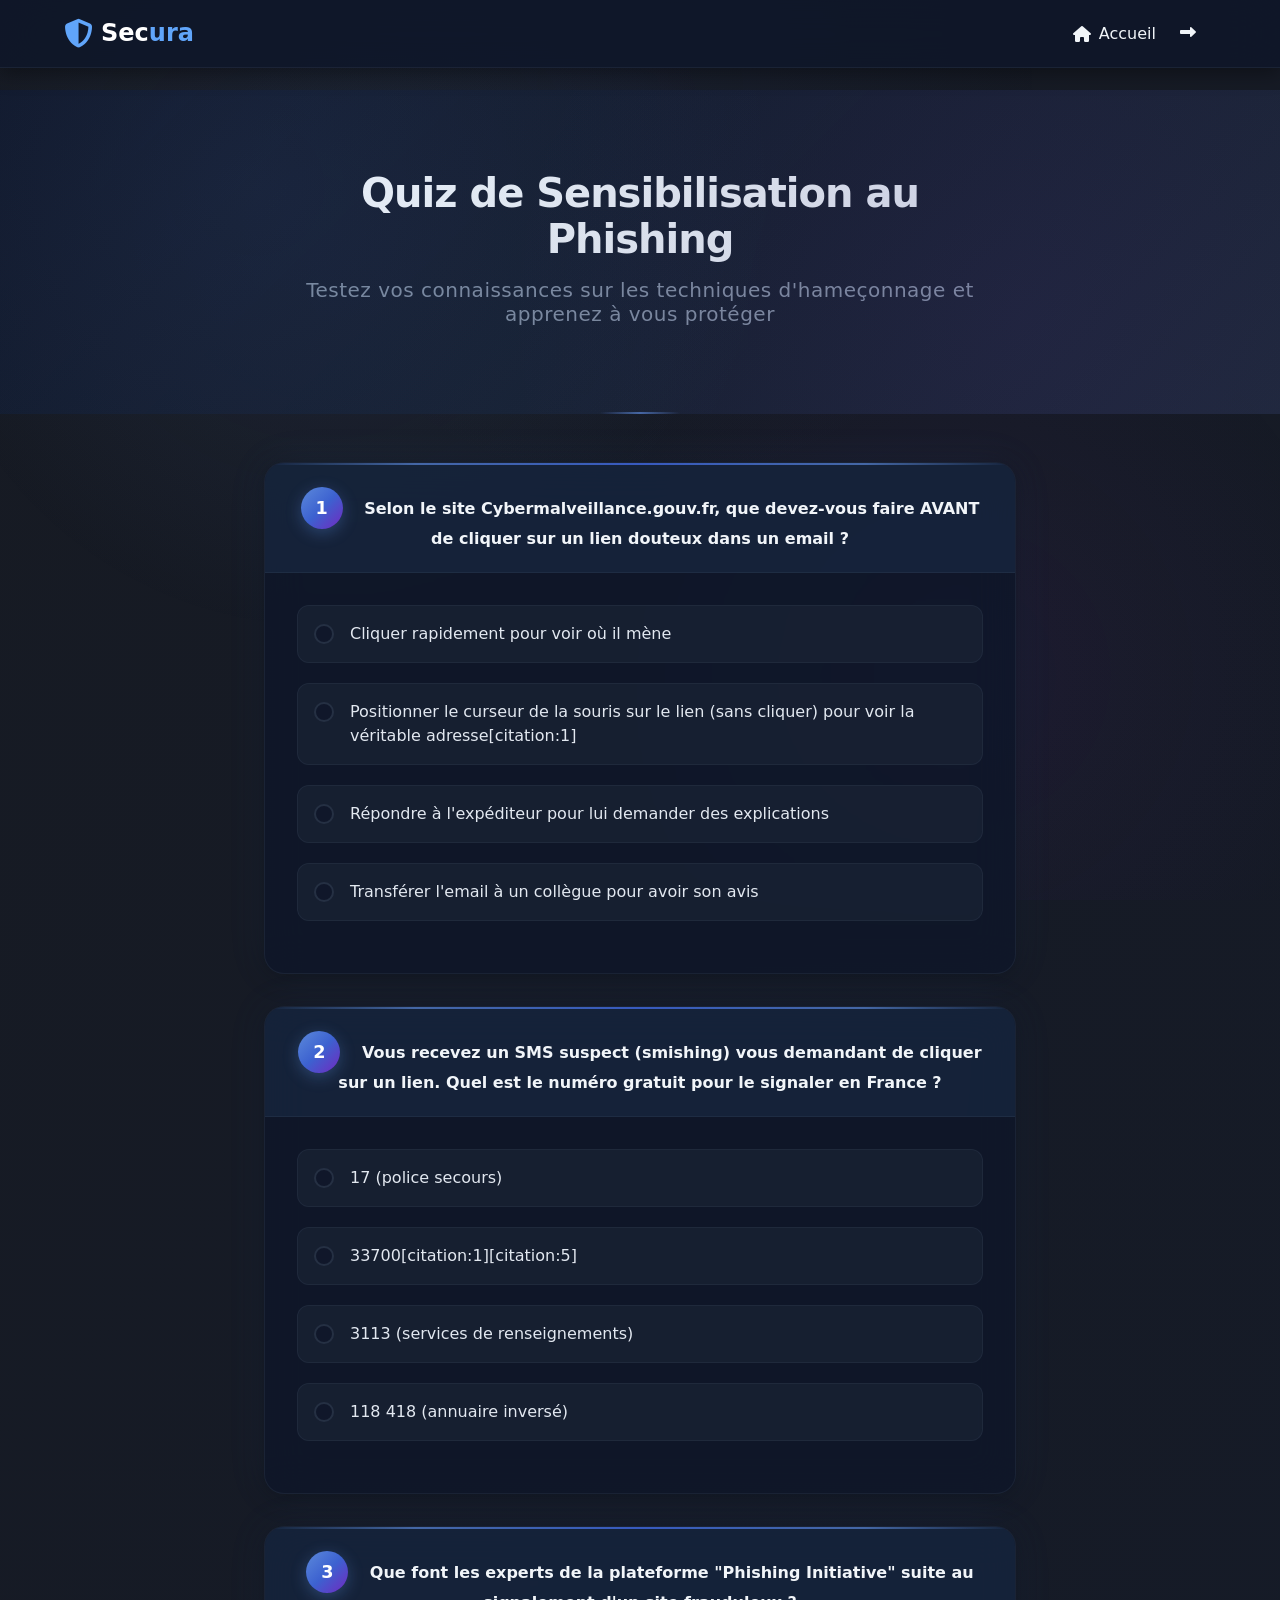
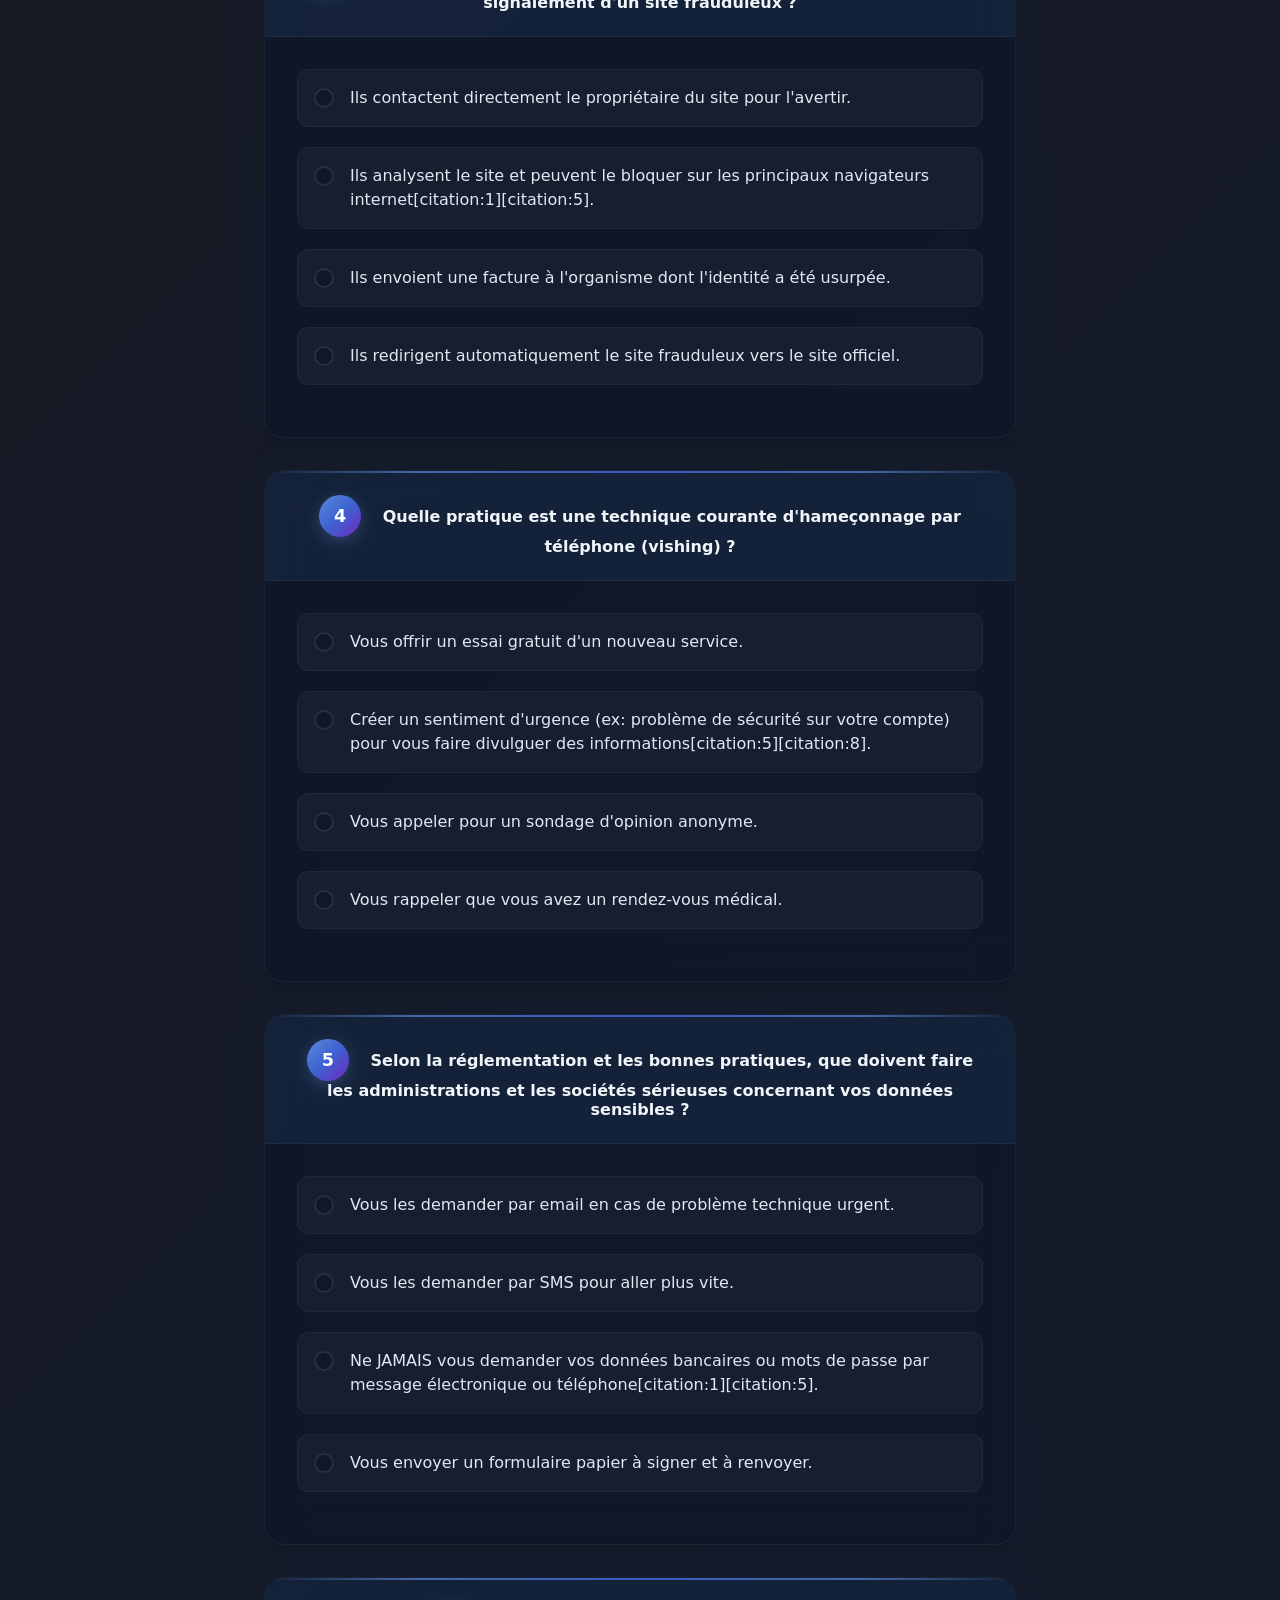
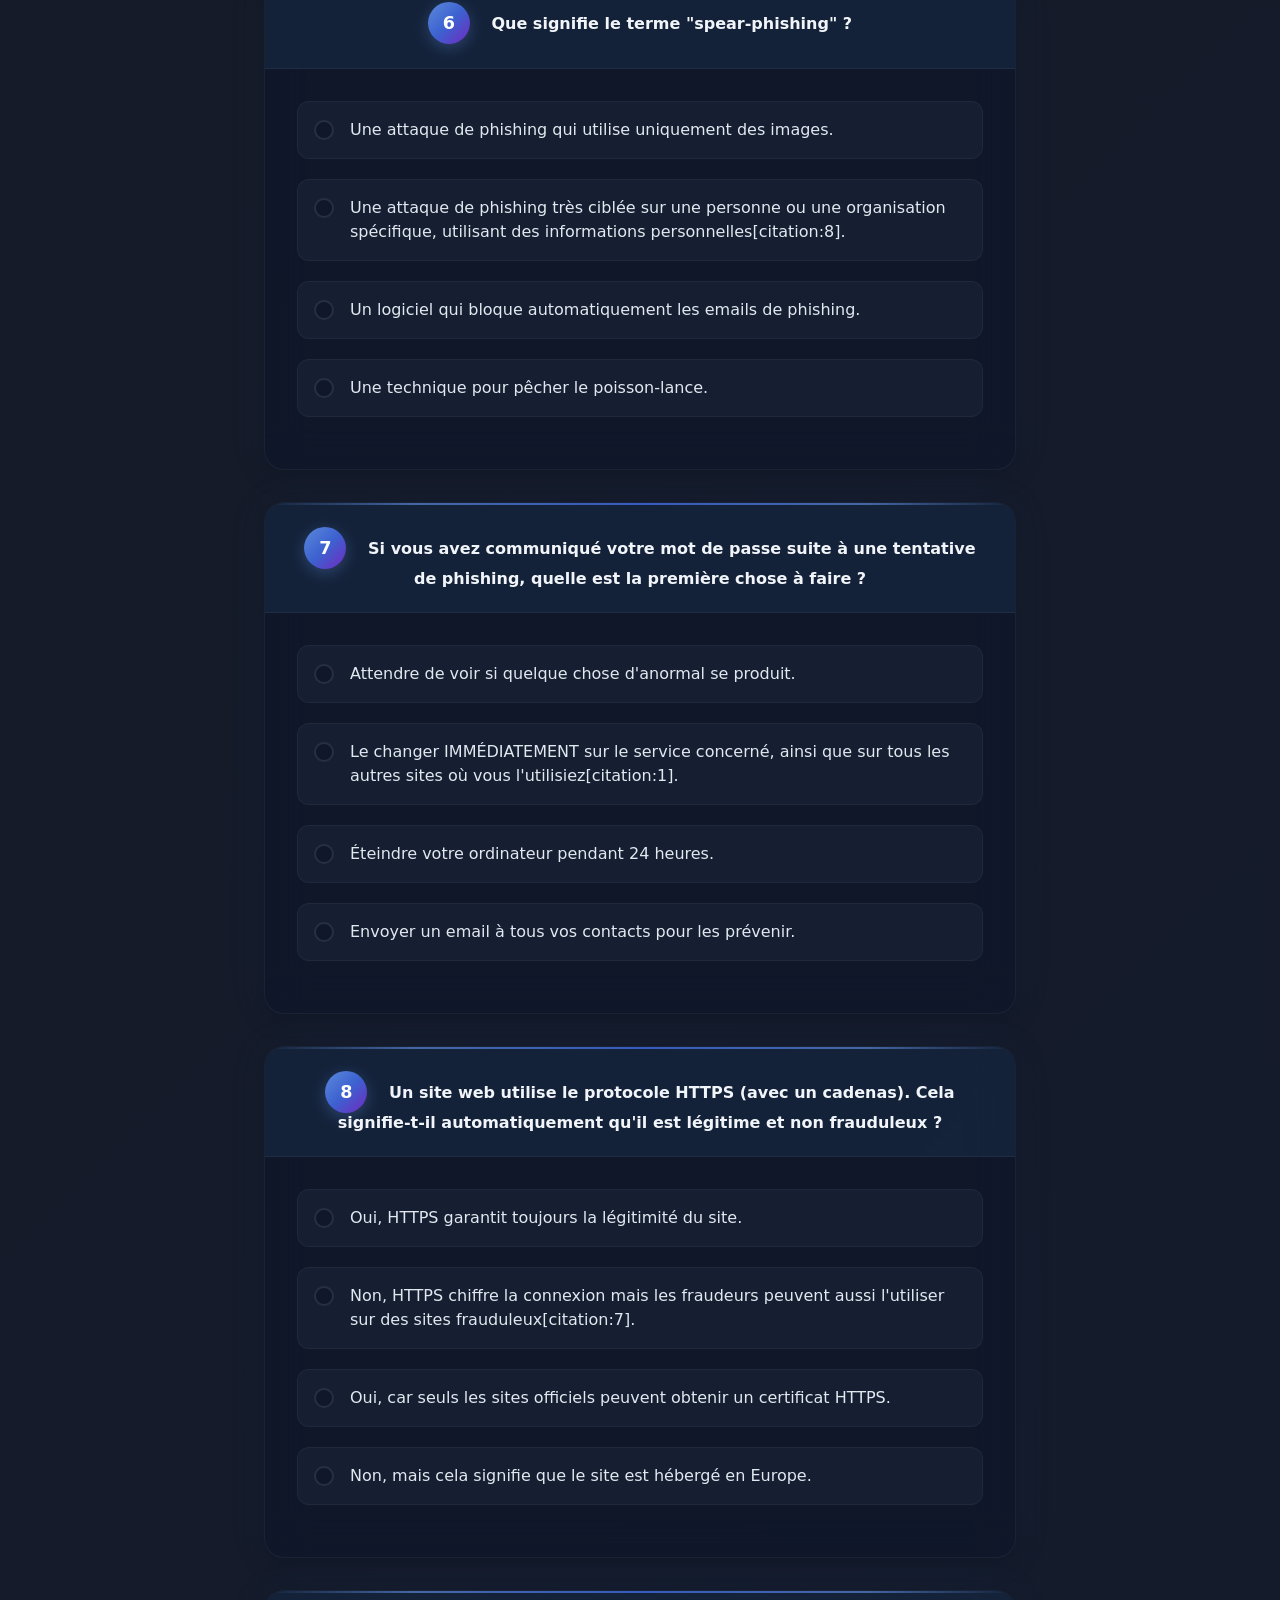
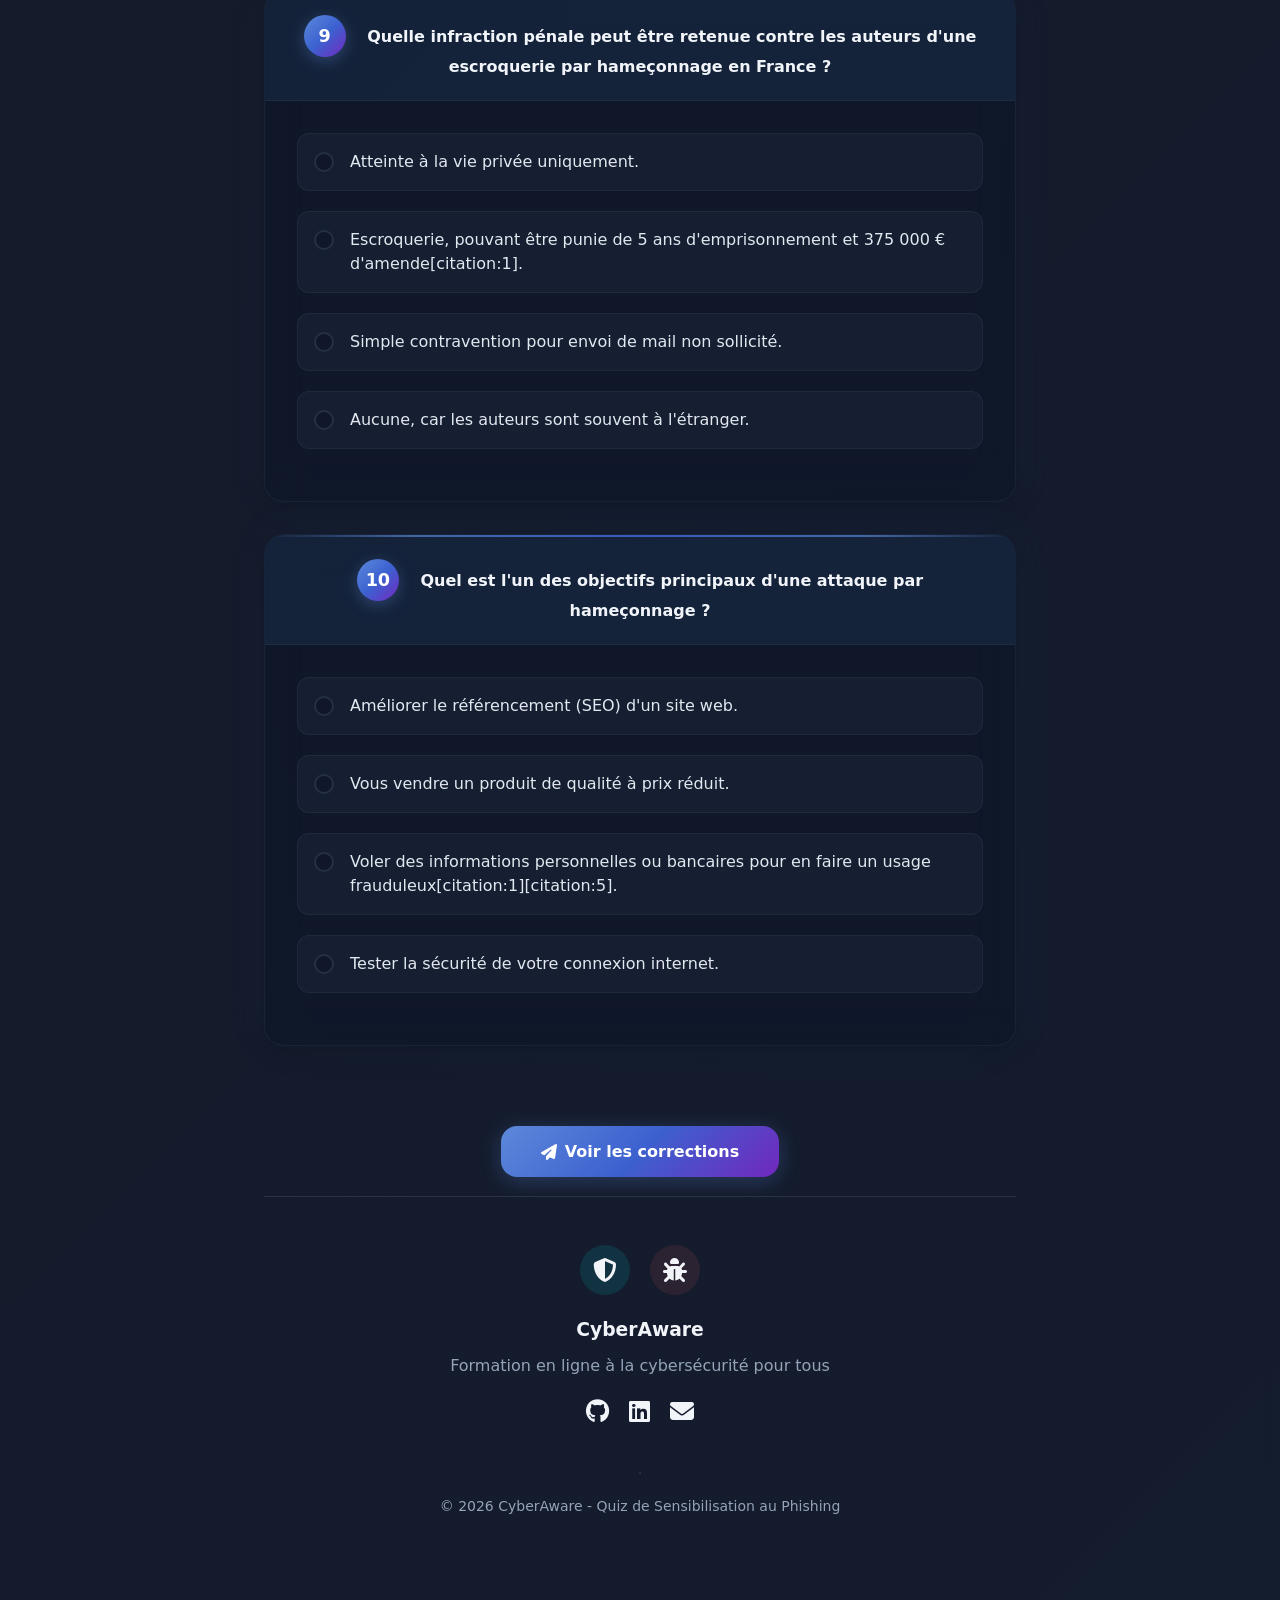
<file: pages/PhishingQuiz.html>
<!DOCTYPE html>
<html lang="fr" data-theme="dark">
<head>
  <meta charset="UTF-8">
  <title>CyberQuiz - Sensibilisation à la Cybersécurité</title>
  <meta name="viewport" content="width=device-width, initial-scale=1">
  <link rel="icon" type="image/x-icon" href="data:image/svg+xml,<svg xmlns=%22http://www.w3.org/2000/svg%22 viewBox=%220 0 100 100%22><text y=%22.9em%22 font-size=%2290%22>🛡️</text></svg>">
  

  <link rel="stylesheet" href="https://cdnjs.cloudflare.com/ajax/libs/font-awesome/6.4.0/css/all.min.css">
  <link rel="stylesheet" href="../css/quizStyle.css">

    
  
</head>
<body >
<nav class="navbar">
  <div class="nav-container">
    <a class="nav-brand" href="../index.html">
      <i class="fas fa-shield-alt"></i>
       Sec<span>ura</span>
    </a>
    
    <button class="nav-toggler" id="navToggler">
      <i class="fas fa-bars"></i>
    </button>
    
    <ul class="nav-menu" id="navMenu">
      <li class="nav-item">
        <a class="nav-link" href="../index.html">
          <i class="fas fa-home"></i> Accueil
        </a>
      </li>
      <li><a href="./phishing.html" class="nav-link"><i class="fas fa-long-arrow-alt-right" style="color:var(--cyber-cyan);"></i></a></li>
    </ul>
  </div>
</nav>

<section class="quiz-header">
  <div class="container">
    <div class="row">
      <div class="col-lg-8 mx-auto text-center">
        <h1 class="mb-3">Quiz de Sensibilisation au Phishing</h1>
        <p class="lead mb-4">Testez vos connaissances sur les techniques d'hameçonnage et apprenez à vous protéger</p>
      </div>
    </div>
  </div>
</section>


  <div class="container my-5">
  <div id="results">

      <div id="quiz-section">
        <form class="quiz" id="cyberQuiz">

          <div class="question-card">
            <div class="card-header">
              <div class="question-header">
                <span class="question-number">1</span>
                <span>Selon le site Cybermalveillance.gouv.fr, que devez-vous faire AVANT de cliquer sur un lien douteux dans un email ?</span>
              </div>
            </div>
            <div class="card-body">
              <div class="form-check">
                <input class="form-check-input" type="radio" name="q1" id="q1a1">
                <label class="form-check-label" for="q1a1">
                  Cliquer rapidement pour voir où il mène
                </label>
              </div>
              <div class="form-check">
                <input class="form-check-input" type="radio" name="q1" id="q1a2">
                <label class="form-check-label" for="q1a2">
                  Positionner le curseur de la souris sur le lien (sans cliquer) pour voir la véritable adresse[citation:1]
                </label>
              </div>
              <div class="form-check">
                <input class="form-check-input" type="radio" name="q1" id="q1a3">
                <label class="form-check-label" for="q1a3">
                  Répondre à l'expéditeur pour lui demander des explications
                </label>
              </div>
              <div class="form-check">
                <input class="form-check-input" type="radio" name="q1" id="q1a4">
                <label class="form-check-label" for="q1a4">
                  Transférer l'email à un collègue pour avoir son avis
                </label>
              </div>
            </div>
          </div>

 
          <div class="question-card">
            <div class="card-header">
              <div class="question-header">
                <span class="question-number">2</span>
                <span>Vous recevez un SMS suspect (smishing) vous demandant de cliquer sur un lien. Quel est le numéro gratuit pour le signaler en France ?</span>
              </div>
            </div>
            <div class="card-body">
              <div class="form-check">
                <input class="form-check-input" type="radio" name="q2" id="q2a1">
                <label class="form-check-label" for="q2a1">
                  17 (police secours)
                </label>
              </div>
              <div class="form-check">
                <input class="form-check-input" type="radio" name="q2" id="q2a2">
                <label class="form-check-label" for="q2a2">
                  33700[citation:1][citation:5]
                </label>
              </div>
              <div class="form-check">
                <input class="form-check-input" type="radio" name="q2" id="q2a3">
                <label class="form-check-label" for="q2a3">
                  3113 (services de renseignements)
                </label>
              </div>
              <div class="form-check">
                <input class="form-check-input" type="radio" name="q2" id="q2a4">
                <label class="form-check-label" for="q2a4">
                  118 418 (annuaire inversé)
                </label>
              </div>
            </div>
          </div>

          <div class="question-card">
            <div class="card-header">
              <div class="question-header">
                <span class="question-number">3</span>
                <span>Que font les experts de la plateforme "Phishing Initiative" suite au signalement d'un site frauduleux ?</span>
              </div>
            </div>
            <div class="card-body">
              <div class="form-check">
                <input class="form-check-input" type="radio" name="q3" id="q3a1">
                <label class="form-check-label" for="q3a1">
                  Ils contactent directement le propriétaire du site pour l'avertir.
                </label>
              </div>
              <div class="form-check">
                <input class="form-check-input" type="radio" name="q3" id="q3a2">
                <label class="form-check-label" for="q3a2">
                  Ils analysent le site et peuvent le bloquer sur les principaux navigateurs internet[citation:1][citation:5].
                </label>
              </div>
              <div class="form-check">
                <input class="form-check-input" type="radio" name="q3" id="q3a3">
                <label class="form-check-label" for="q3a3">
                  Ils envoient une facture à l'organisme dont l'identité a été usurpée.
                </label>
              </div>
              <div class="form-check">
                <input class="form-check-input" type="radio" name="q3" id="q3a4">
                <label class="form-check-label" for="q3a4">
                  Ils redirigent automatiquement le site frauduleux vers le site officiel.
                </label>
              </div>
            </div>
          </div>

          <div class="question-card">
            <div class="card-header">
              <div class="question-header">
                <span class="question-number">4</span>
                <span>Quelle pratique est une technique courante d'hameçonnage par téléphone (vishing) ?</span>
              </div>
            </div>
            <div class="card-body">
              <div class="form-check">
                <input class="form-check-input" type="radio" name="q4" id="q4a1">
                <label class="form-check-label" for="q4a1">
                  Vous offrir un essai gratuit d'un nouveau service.
                </label>
              </div>
              <div class="form-check">
                <input class="form-check-input" type="radio" name="q4" id="q4a2">
                <label class="form-check-label" for="q4a2">
                  Créer un sentiment d'urgence (ex: problème de sécurité sur votre compte) pour vous faire divulguer des informations[citation:5][citation:8].
                </label>
              </div>
              <div class="form-check">
                <input class="form-check-input" type="radio" name="q4" id="q4a3">
                <label class="form-check-label" for="q4a3">
                  Vous appeler pour un sondage d'opinion anonyme.
                </label>
              </div>
              <div class="form-check">
                <input class="form-check-input" type="radio" name="q4" id="q4a4">
                <label class="form-check-label" for="q4a4">
                  Vous rappeler que vous avez un rendez-vous médical.
                </label>
              </div>
            </div>
          </div>

          <div class="question-card">
            <div class="card-header">
              <div class="question-header">
                <span class="question-number">5</span>
                <span>Selon la réglementation et les bonnes pratiques, que doivent faire les administrations et les sociétés sérieuses concernant vos données sensibles ?</span>
              </div>
            </div>
            <div class="card-body">
              <div class="form-check">
                <input class="form-check-input" type="radio" name="q5" id="q5a1">
                <label class="form-check-label" for="q5a1">
                  Vous les demander par email en cas de problème technique urgent.
                </label>
              </div>
              <div class="form-check">
                <input class="form-check-input" type="radio" name="q5" id="q5a2">
                <label class="form-check-label" for="q5a2">
                  Vous les demander par SMS pour aller plus vite.
                </label>
              </div>
              <div class="form-check">
                <input class="form-check-input" type="radio" name="q5" id="q5a3">
                <label class="form-check-label" for="q5a3">
                  Ne JAMAIS vous demander vos données bancaires ou mots de passe par message électronique ou téléphone[citation:1][citation:5].
                </label>
              </div>
              <div class="form-check">
                <input class="form-check-input" type="radio" name="q5" id="q5a4">
                <label class="form-check-label" for="q5a4">
                  Vous envoyer un formulaire papier à signer et à renvoyer.
                </label>
              </div>
            </div>
          </div>

          <div class="question-card">
            <div class="card-header">
              <div class="question-header">
                <span class="question-number">6</span>
                <span>Que signifie le terme "spear-phishing" ?</span>
              </div>
            </div>
            <div class="card-body">
              <div class="form-check">
                <input class="form-check-input" type="radio" name="q6" id="q6a1">
                <label class="form-check-label" for="q6a1">
                  Une attaque de phishing qui utilise uniquement des images.
                </label>
              </div>
              <div class="form-check">
                <input class="form-check-input" type="radio" name="q6" id="q6a2">
                <label class="form-check-label" for="q6a2">
                  Une attaque de phishing très ciblée sur une personne ou une organisation spécifique, utilisant des informations personnelles[citation:8].
                </label>
              </div>
              <div class="form-check">
                <input class="form-check-input" type="radio" name="q6" id="q6a3">
                <label class="form-check-label" for="q6a3">
                  Un logiciel qui bloque automatiquement les emails de phishing.
                </label>
              </div>
              <div class="form-check">
                <input class="form-check-input" type="radio" name="q6" id="q6a4">
                <label class="form-check-label" for="q6a4">
                  Une technique pour pêcher le poisson-lance.
                </label>
              </div>
            </div>
          </div>


          <div class="question-card">
            <div class="card-header">
              <div class="question-header">
                <span class="question-number">7</span>
                <span>Si vous avez communiqué votre mot de passe suite à une tentative de phishing, quelle est la première chose à faire ?</span>
              </div>
            </div>
            <div class="card-body">
              <div class="form-check">
                <input class="form-check-input" type="radio" name="q7" id="q7a1">
                <label class="form-check-label" for="q7a1">
                  Attendre de voir si quelque chose d'anormal se produit.
                </label>
              </div>
              <div class="form-check">
                <input class="form-check-input" type="radio" name="q7" id="q7a2">
                <label class="form-check-label" for="q7a2">
                  Le changer IMMÉDIATEMENT sur le service concerné, ainsi que sur tous les autres sites où vous l'utilisiez[citation:1].
                </label>
              </div>
              <div class="form-check">
                <input class="form-check-input" type="radio" name="q7" id="q7a3">
                <label class="form-check-label" for="q7a3">
                  Éteindre votre ordinateur pendant 24 heures.
                </label>
              </div>
              <div class="form-check">
                <input class="form-check-input" type="radio" name="q7" id="q7a4">
                <label class="form-check-label" for="q7a4">
                  Envoyer un email à tous vos contacts pour les prévenir.
                </label>
              </div>
            </div>
          </div>

          <div class="question-card">
            <div class="card-header">
              <div class="question-header">
                <span class="question-number">8</span>
                <span>Un site web utilise le protocole HTTPS (avec un cadenas). Cela signifie-t-il automatiquement qu'il est légitime et non frauduleux ?</span>
              </div>
            </div>
            <div class="card-body">
              <div class="form-check">
                <input class="form-check-input" type="radio" name="q8" id="q8a1">
                <label class="form-check-label" for="q8a1">
                  Oui, HTTPS garantit toujours la légitimité du site.
                </label>
              </div>
              <div class="form-check">
                <input class="form-check-input" type="radio" name="q8" id="q8a2">
                <label class="form-check-label" for="q8a2">
                  Non, HTTPS chiffre la connexion mais les fraudeurs peuvent aussi l'utiliser sur des sites frauduleux[citation:7].
                </label>
              </div>
              <div class="form-check">
                <input class="form-check-input" type="radio" name="q8" id="q8a3">
                <label class="form-check-label" for="q8a3">
                  Oui, car seuls les sites officiels peuvent obtenir un certificat HTTPS.
                </label>
              </div>
              <div class="form-check">
                <input class="form-check-input" type="radio" name="q8" id="q8a4">
                <label class="form-check-label" for="q8a4">
                  Non, mais cela signifie que le site est hébergé en Europe.
                </label>
              </div>
            </div>
          </div>


          <div class="question-card">
            <div class="card-header">
              <div class="question-header">
                <span class="question-number">9</span>
                <span>Quelle infraction pénale peut être retenue contre les auteurs d'une escroquerie par hameçonnage en France ?</span>
              </div>
            </div>
            <div class="card-body">
              <div class="form-check">
                <input class="form-check-input" type="radio" name="q9" id="q9a1">
                <label class="form-check-label" for="q9a1">
                  Atteinte à la vie privée uniquement.
                </label>
              </div>
              <div class="form-check">
                <input class="form-check-input" type="radio" name="q9" id="q9a2">
                <label class="form-check-label" for="q9a2">
                  Escroquerie, pouvant être punie de 5 ans d'emprisonnement et 375 000 € d'amende[citation:1].
                </label>
              </div>
              <div class="form-check">
                <input class="form-check-input" type="radio" name="q9" id="q9a3">
                <label class="form-check-label" for="q9a3">
                  Simple contravention pour envoi de mail non sollicité.
                </label>
              </div>
              <div class="form-check">
                <input class="form-check-input" type="radio" name="q9" id="q9a4">
                <label class="form-check-label" for="q9a4">
                  Aucune, car les auteurs sont souvent à l'étranger.
                </label>
              </div>
            </div>
          </div>

          <div class="question-card">
            <div class="card-header">
              <div class="question-header">
                <span class="question-number">10</span>
                <span>Quel est l'un des objectifs principaux d'une attaque par hameçonnage ?</span>
              </div>
            </div>
            <div class="card-body">
              <div class="form-check">
                <input class="form-check-input" type="radio" name="q10" id="q10a1">
                <label class="form-check-label" for="q10a1">
                  Améliorer le référencement (SEO) d'un site web.
                </label>
              </div>
              <div class="form-check">
                <input class="form-check-input" type="radio" name="q10" id="q10a2">
                <label class="form-check-label" for="q10a2">
                  Vous vendre un produit de qualité à prix réduit.
                </label>
              </div>
              <div class="form-check">
                <input class="form-check-input" type="radio" name="q10" id="q10a3">
                <label class="form-check-label" for="q10a3">
                  Voler des informations personnelles ou bancaires pour en faire un usage frauduleux[citation:1][citation:5].
                </label>
              </div>
              <div class="form-check">
                <input class="form-check-input" type="radio" name="q10" id="q10a4">
                <label class="form-check-label" for="q10a4">
                  Tester la sécurité de votre connexion internet.
                </label>
              </div>
            </div>
          </div>

    
          <div class="d-flex justify-content-center mt-5">
          <a href="#results" class="quiz-btn">
            <i class="fas fa-paper-plane me-2"></i> Voir les corrections
          </a>
        </div>
        <br>
        </form>
      </div>
      <!---Resultes-->
  
      <div id="results-section" class="result-section" >
        <div class="mb-5">
                  <h3 class="mb-4 text-center"><i class="fas fa-clipboard-check me-2"></i>Correction détaillée</h3>
        

        <div class="question-card">
          <div class="card-header">
            <div class="question-header">
              <span class="question-number">1</span>
              <span>Selon le site Cybermalveillance.gouv.fr, que devez-vous faire AVANT de cliquer sur un lien douteux dans un email ?</span>
            </div>
          </div>
          <div class="card-body">
            <div class="correct-answer">
              <div class="answer-header">
                <span class="result-icon icon-correct"><i class="fas fa-check"></i></span>
                <strong>Réponse correcte : Positionner le curseur de la souris sur le lien (sans cliquer) pour voir la véritable adresse</strong>
              </div>
              <p class="mt-2">Cette action permet d'afficher l'URL réelle vers laquelle pointe le lien dans la barre d'état du navigateur. Comparez-la soigneusement avec l'adresse officielle du site (souvent un seul caractère change). Si elle est suspecte, ne cliquez pas[citation:1].</p>
            </div>
          </div>
        </div>
        

        <div class="question-card">
          <div class="card-header">
            <div class="question-header">
              <span class="question-number">2</span>
              <span>Vous recevez un SMS suspect (smishing) vous demandant de cliquer sur un lien. Quel est le numéro gratuit pour le signaler en France ?</span>
            </div>
          </div>
          <div class="card-body">
            <div class="correct-answer">
              <div class="answer-header">
                <span class="result-icon icon-correct"><i class="fas fa-check"></i></span>
                <strong>Réponse correcte : 33700</strong>
              </div>
              <p class="mt-2">Le 33700 est la plateforme officielle de signalement des SMS indésirables (spam) et frauduleux (smishing) en France. Transférez simplement le SMS suspect à ce numéro[citation:1][citation:5].</p>
            </div>
          </div>
        </div>
 
        <div class="question-card">
          <div class="card-header">
            <div class="question-header">
              <span class="question-number">3</span>
              <span>Que font les experts de la plateforme "Phishing Initiative" suite au signalement d'un site frauduleux ?</span>
            </div>
          </div>
          <div class="card-body">
            <div class="correct-answer">
              <div class="answer-header">
                <span class="result-icon icon-correct"><i class="fas fa-check"></i></span>
                <strong>Réponse correcte : Ils analysent le site et peuvent le bloquer sur les principaux navigateurs internet.</strong>
              </div>
              <p class="mt-2">Phishing-initiative.fr est une plateforme collaborative. Après vérification, les sites confirmés comme frauduleux sont ajoutés à des listes noires utilisées par les navigateurs (comme Chrome, Firefox) pour afficher un avertissement et empêcher les utilisateurs d'y accéder[citation:1][citation:5].</p>
            </div>
          </div>
        </div>
        

        <div class="question-card">
          <div class="card-header">
            <div class="question-header">
              <span class="question-number">4</span>
              <span>Quelle pratique est une technique courante d'hameçonnage par téléphone (vishing) ?</span>
            </div>
          </div>
          <div class="card-body">
            <div class="correct-answer">
              <div class="answer-header">
                <span class="result-icon icon-correct"><i class="fas fa-check"></i></span>
                <strong>Réponse correcte : Créer un sentiment d'urgence (ex: problème de sécurité sur votre compte) pour vous faire divulguer des informations.</strong>
              </div>
              <p class="mt-2">Les fraudeurs au téléphone utilisent souvent l'urgence ("Votre compte va être bloqué", "Une transaction suspecte vient d'avoir lieu") pour vous stresser et vous empêcher de réfléchir logiquement, vous poussant à donner codes, mots de passe ou codes 2FA[citation:5][citation:8].</p>
            </div>
          </div>
        </div>
        
 
        <div class="question-card">
          <div class="card-header">
            <div class="question-header">
              <span class="question-number">5</span>
              <span>Selon la réglementation et les bonnes pratiques, que doivent faire les administrations et les sociétés sérieuses concernant vos données sensibles ?</span>
            </div>
          </div>
          <div class="card-body">
            <div class="correct-answer">
              <div class="answer-header">
                <span class="result-icon icon-correct"><i class="fas fa-check"></i></span>
                <strong>Réponse correcte : Ne JAMAIS vous demander vos données bancaires ou mots de passe par message électronique ou téléphone.</strong>
              </div>
              <p class="mt-2">C'est une règle fondamentale. Votre banque, les impôts, la CAF, Ameli, etc., ne vous demanderont jamais de communiquer votre mot de passe, votre numéro de carte ou le cryptogramme par email, SMS ou téléphone. Un tel message est une tentative de phishing certaine[citation:1][citation:5].</p>
            </div>
          </div>
        </div>
        
 
        <div class="question-card">
          <div class="card-header">
            <div class="question-header">
              <span class="question-number">6</span>
              <span>Que signifie le terme "spear-phishing" ?</span>
            </div>
          </div>
          <div class="card-body">
            <div class="correct-answer">
              <div class="answer-header">
                <span class="result-icon icon-correct"><i class="fas fa-check"></i></span>
                <strong>Réponse correcte : Une attaque de phishing très ciblée sur une personne ou une organisation spécifique, utilisant des informations personnelles.</strong>
              </div>
              <p class="mt-2">Contrairement au phishing "en masse", le spear-phishing est personnalisé. Le fraudeur collecte des informations sur sa cible (sur LinkedIn, le site de l'entreprise...) pour créer un email extrêmement crédible, semblant venir d'un collègue, d'un partenaire ou d'un supérieur, augmentant ainsi ses chances de succès[citation:8].</p>
            </div>
          </div>
        </div>
        
   
        <div class="question-card">
          <div class="card-header">
            <div class="question-header">
              <span class="question-number">7</span>
              <span>Si vous avez communiqué votre mot de passe suite à une tentative de phishing, quelle est la première chose à faire ?</span>
            </div>
          </div>
          <div class="card-body">
            <div class="correct-answer">
              <div class="answer-header">
                <span class="result-icon icon-correct"><i class="fas fa-check"></i></span>
                <strong>Réponse correcte : Le changer IMMÉDIATEMENT sur le service concerné, ainsi que sur tous les autres sites où vous l'utilisiez.</strong>
              </div>
              <p class="mt-2">La rapidité est cruciale pour limiter les dégâts. N'utilisez jamais le même mot de passe sur plusieurs sites. Si c'est le cas, changez-le partout. Activez également l'authentification à deux facteurs (2FA) si possible pour ajouter une couche de sécurité[citation:1].</p>
            </div>
          </div>
        </div>
        
      
        <div class="question-card">
          <div class="card-header">
            <div class="question-header">
              <span class="question-number">8</span>
              <span>Un site web utilise le protocole HTTPS (avec un cadenas). Cela signifie-t-il automatiquement qu'il est légitime et non frauduleux ?</span>
            </div>
          </div>
          <div class="card-body">
            <div class="correct-answer">
              <div class="answer-header">
                <span class="result-icon icon-correct"><i class="fas fa-check"></i></span>
                <strong>Réponse correcte : Non, HTTPS chiffre la connexion mais les fraudeurs peuvent aussi l'utiliser sur des sites frauduleux.</strong>
              </div>
              <p class="mt-2">HTTPS garantit que les données échangées avec le site sont chiffrées, mais pas que le site lui-même est digne de confiance. Les fraudeurs obtiennent facilement des certificats pour leurs faux sites (par ex., paypal-secure-login.xyz). Vérifiez toujours le nom de domaine dans la barre d'adresse[citation:7].</p>
            </div>
          </div>
        </div>

        <div class="question-card">
          <div class="card-header">
            <div class="question-header">
              <span class="question-number">9</span>
              <span>Quelle infraction pénale peut être retenue contre les auteurs d'une escroquerie par hameçonnage en France ?</span>
            </div>
          </div>
          <div class="card-body">
            <div class="correct-answer">
              <div class="answer-header">
                <span class="result-icon icon-correct"><i class="fas fa-check"></i></span>
                <strong>Réponse correcte : Escroquerie, pouvant être punie de 5 ans d'emprisonnement et 375 000 € d'amende.</strong>
              </div>
              <p class="mt-2">L'hameçonnage entre dans le cadre de l'escroquerie (Article 313-1 du Code pénal) car il utilise des "manœuvres frauduleuses" pour tromper la victime. Il est important de conserver toutes les preuves (captures d'écran, emails) et de déposer plainte[citation:1].</p>
            </div>
          </div>
        </div>
        
 
        <div class="question-card">
          <div class="card-header">
            <div class="question-header">
              <span class="question-number">10</span>
              <span>Quel est l'un des objectifs principaux d'une attaque par hameçonnage ?</span>
            </div>
          </div>
          <div class="card-body">
            <div class="correct-answer">
              <div class="answer-header">
                <span class="result-icon icon-correct"><i class="fas fa-check"></i></span>
                <strong>Réponse correcte : Voler des informations personnelles ou bancaires pour en faire un usage frauduleux.</strong>
              </div>
              <p class="mt-2">Le phishing vise principalement à dérober des données de valeur : identifiants de connexion (email, réseaux sociaux, banque), numéros de carte bancaire, ou informations personnelles permettant une usurpation d'identité. Ces données sont ensuite utilisées pour vider des comptes, faire des achats ou revendues sur le dark web[citation:1][citation:5].</p>
            </div>
          </div>
        </div>
        
      
        <div class="d-flex justify-content-center gap-3 mt-5">
          <a href="#" class="quiz-btn">
            <i class="fas fa-redo me-2"></i> Refaire le quiz
          </a>
          <a href="#top" class="quiz-btn" style="background: rgba(255, 255, 255, 0.1); color: white; border: 1px solid var(--cyber-cyan);">
            <i class="fas fa-arrow-up me-2"></i> Retour en haut
          </a>
        </div>
      </div>
    </div>
  </div>


<footer class="py-5 border-secondary">
  <div class="container">
    <div class="row">
      <div class="col-lg-8 mx-auto text-center">
        <div class="d-flex justify-content-center mb-4">
          <div class="rounded-circle d-flex align-items-center justify-content-center me-3" 
               style="width: 50px; height: 50px; background: rgba(0, 255, 255, 0.1);">
            <i class="fas fa-shield-alt text-primary fs-4"></i>
          </div>
          <div class="rounded-circle d-flex align-items-center justify-content-center" 
               style="width: 50px; height: 50px; background: rgba(255, 100, 100, 0.1);">
            <i class="fas fa-bug text-danger fs-4"></i>
          </div>
        </div>
        <h3 class="mb-3">Cyber<span class="text-primary">Aware</span></h3>
        <p class="text-muted mb-4">Formation en ligne à la cybersécurité pour tous</p>
        <div class="d-flex justify-content-center gap-4 mb-4">
          <a href="#" class="text-primary">
            <i class="fab fa-github fs-4"></i>
          </a>
          <a href="#" class="text-primary">
            <i class="fab fa-linkedin fs-4"></i>
          </a>
          <a href="#" class="text-primary">
            <i class="fas fa-envelope fs-4"></i>
          </a>
        </div>
        <hr style="border-color: rgba(255,255,255,0.1); margin: 1.5rem 0;">
        <p class="text-muted small mb-0">
          © 2026 CyberAware - Quiz de Sensibilisation au Phishing
        </p>
      </div>
    </div>
  </div>
</footer>



</body>
</html>
</file>
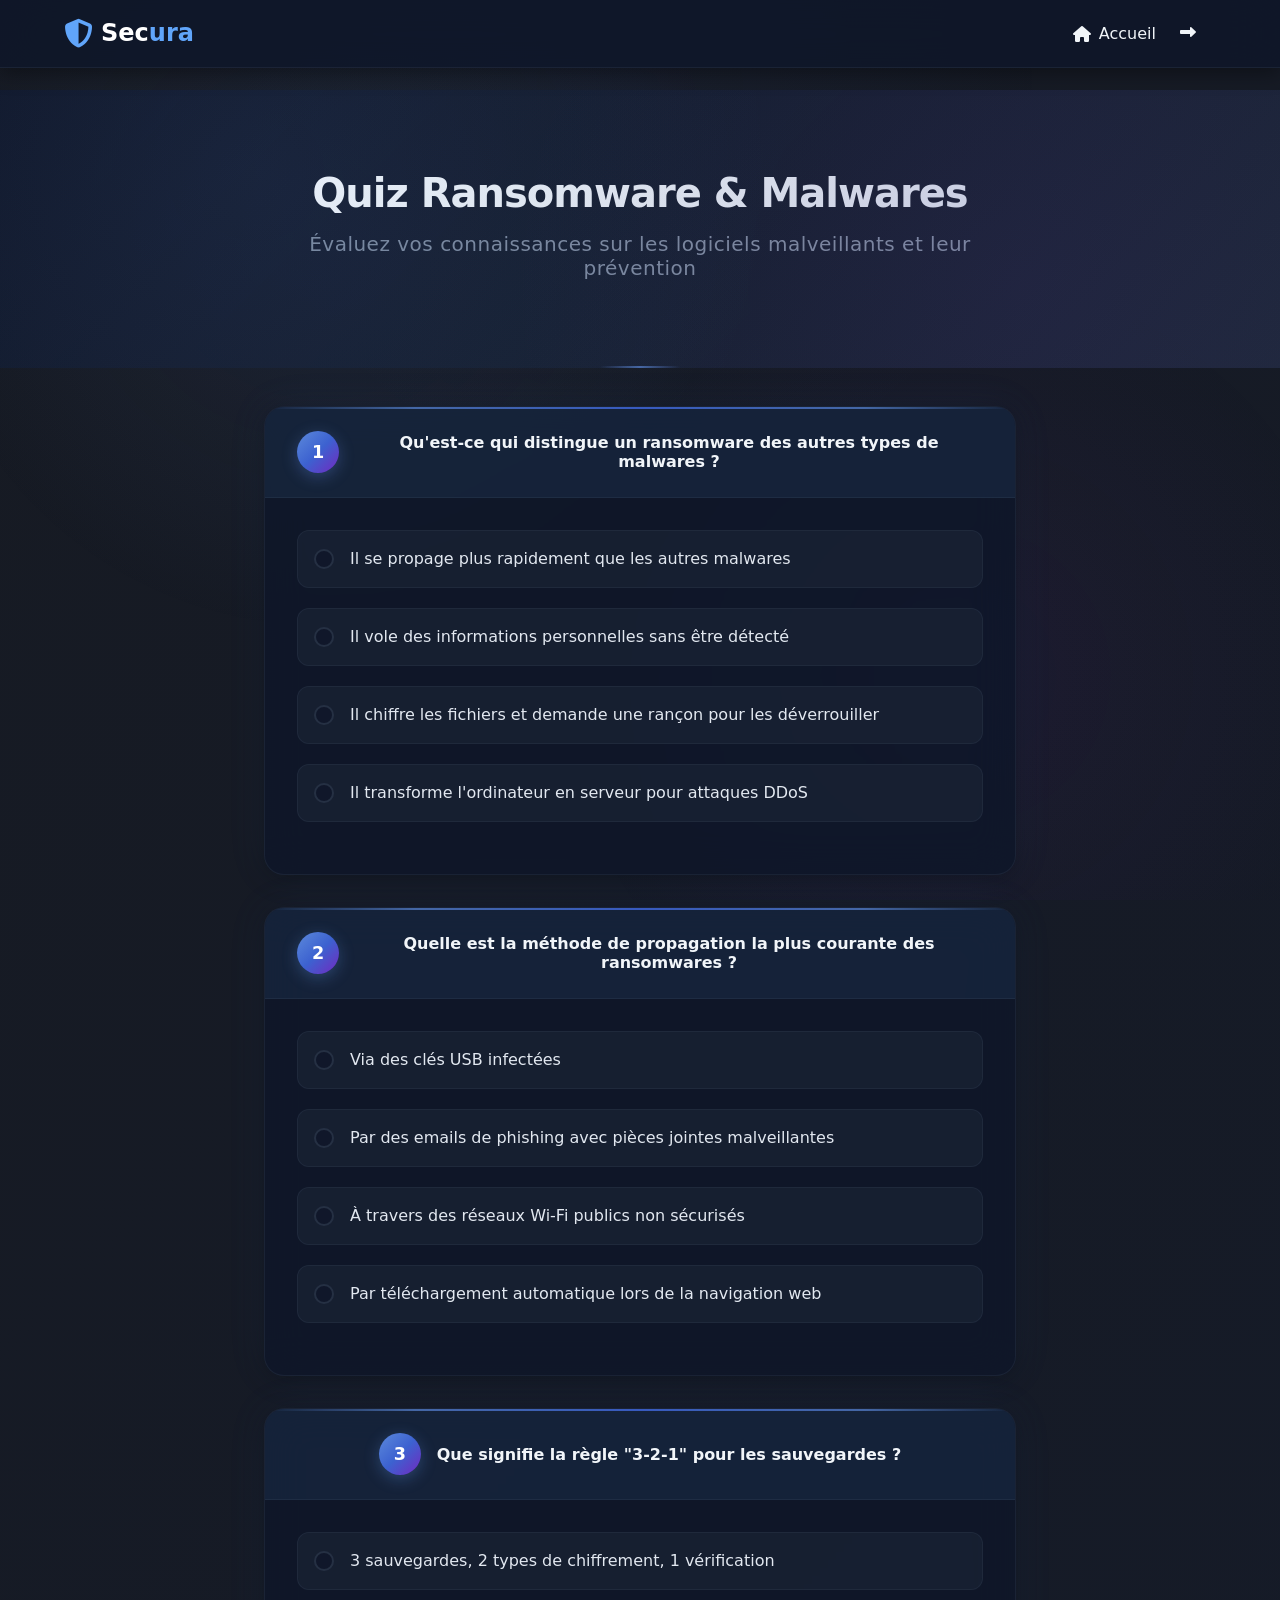
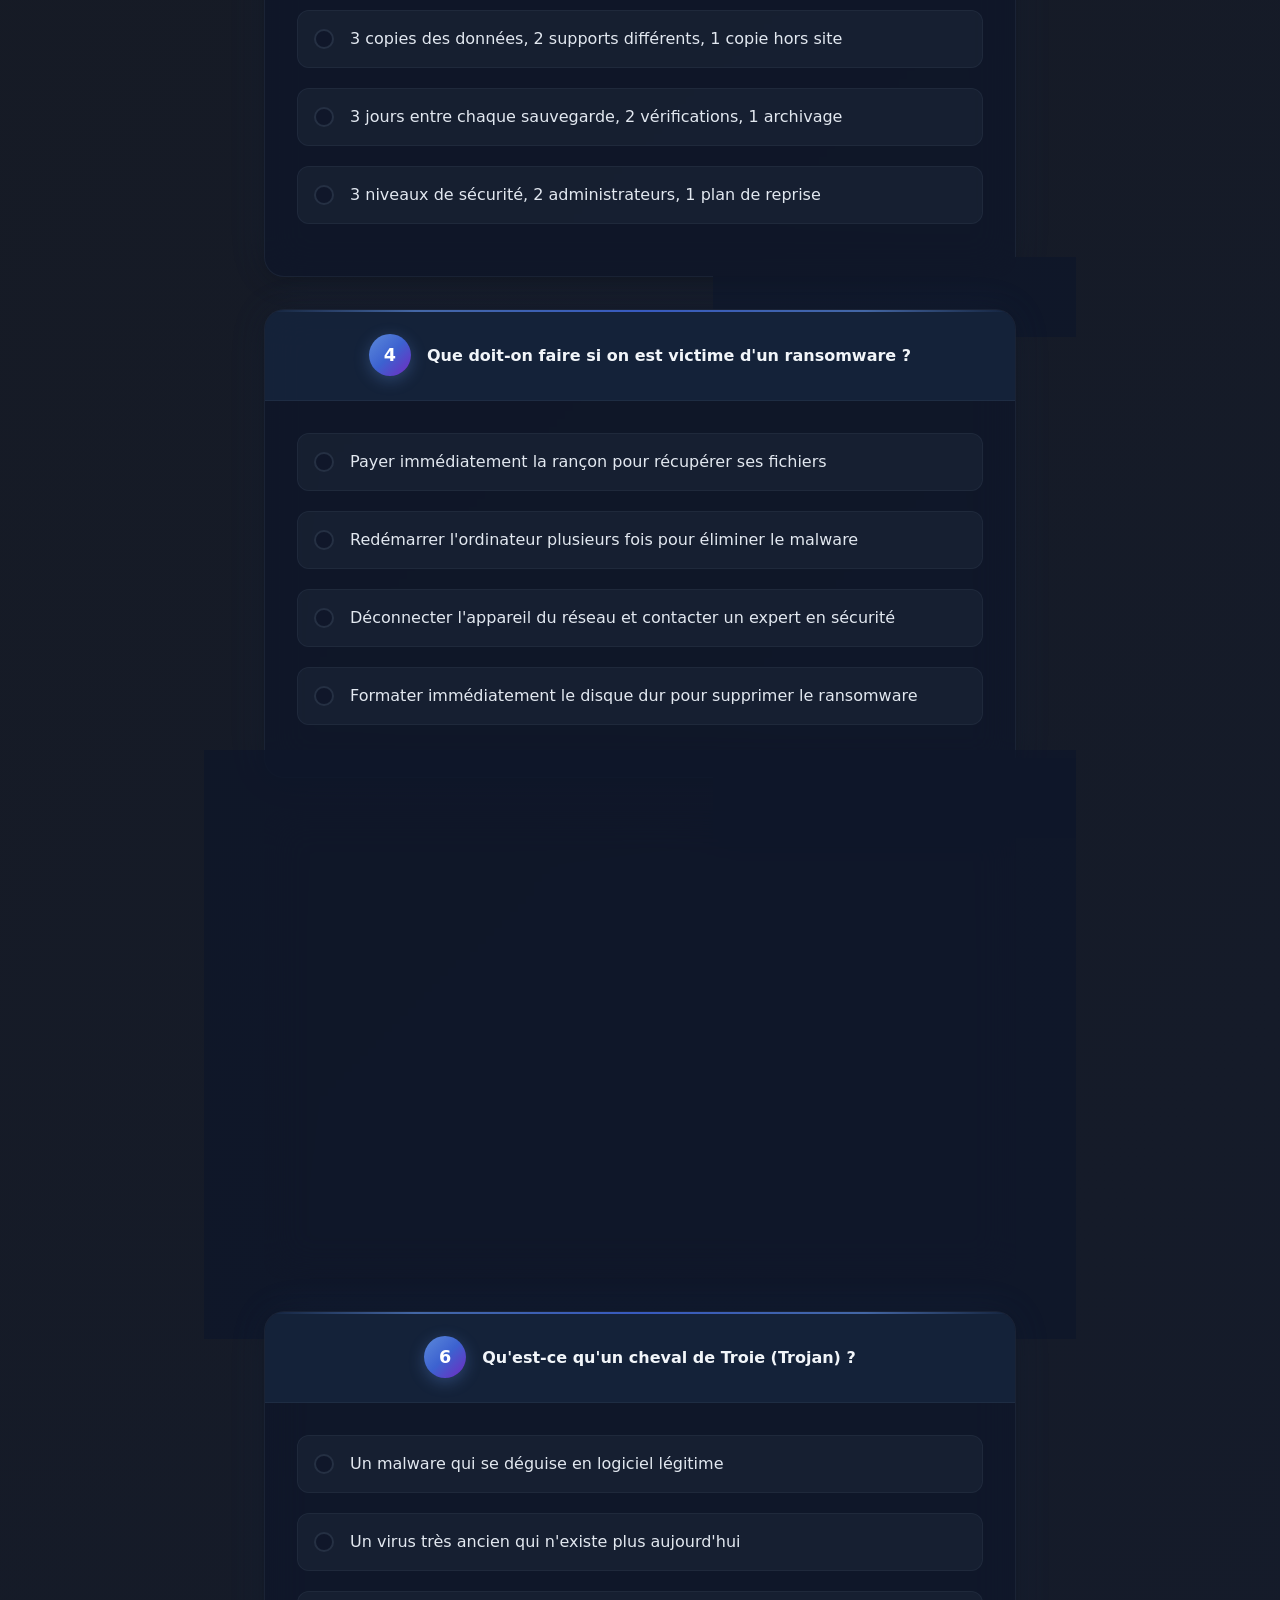
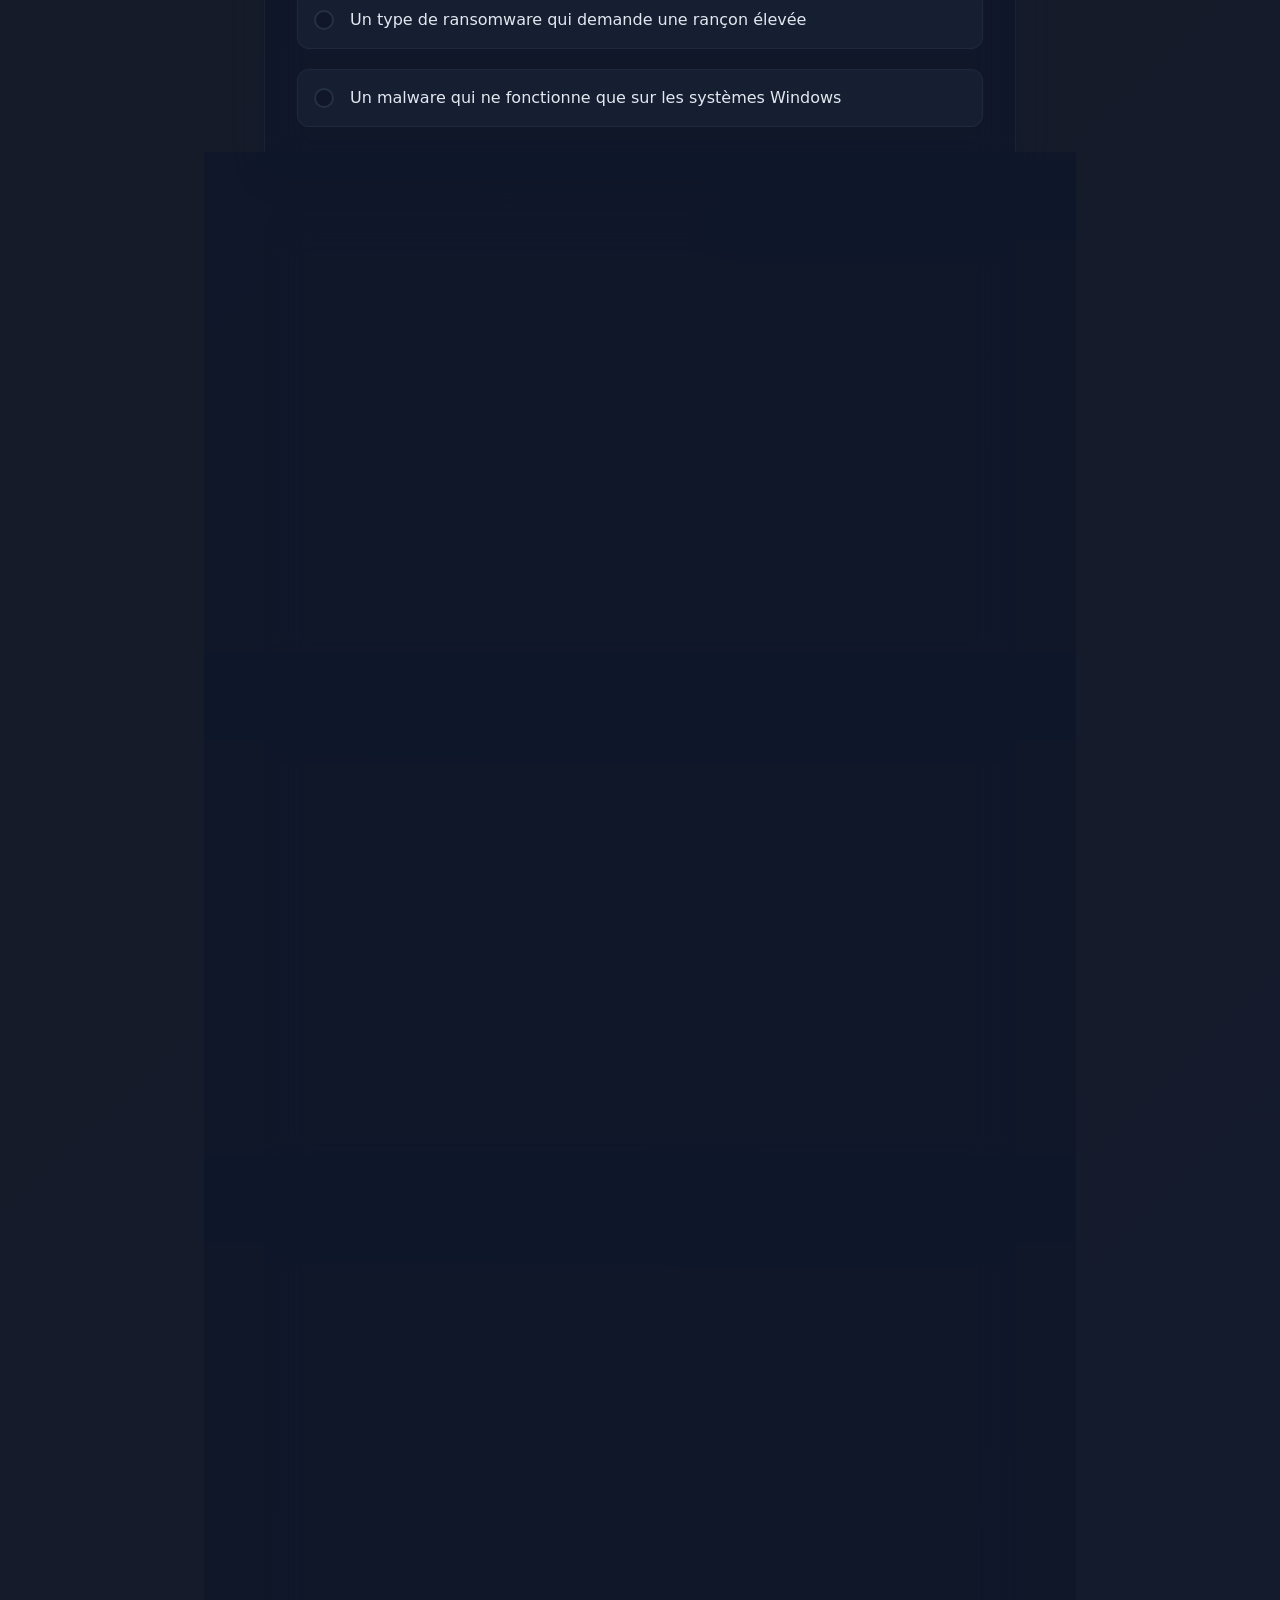
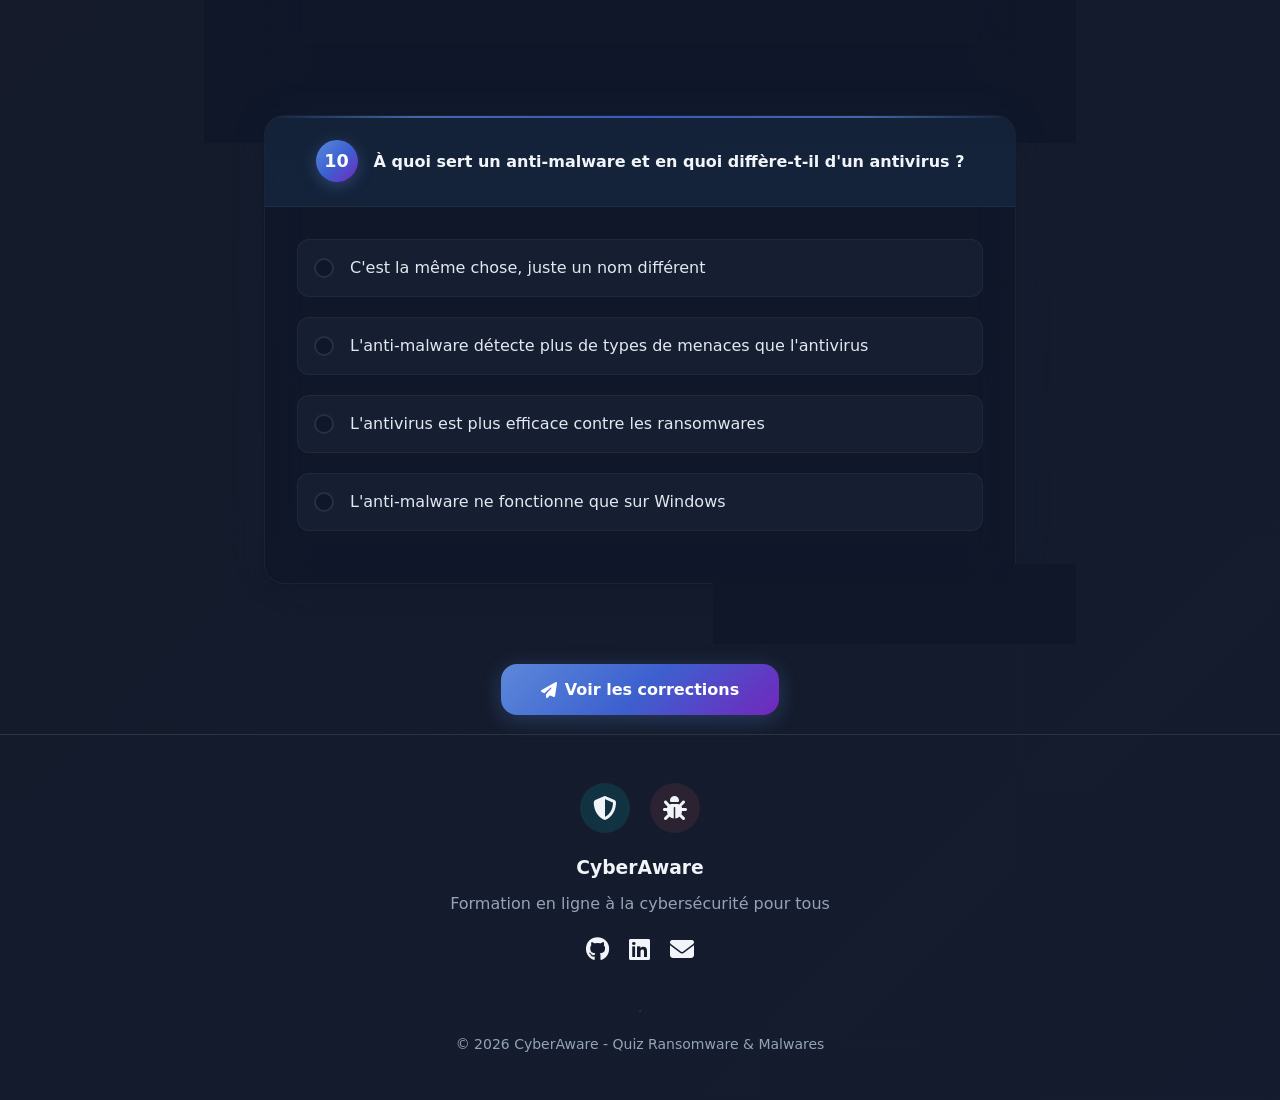
<file: pages/RansomeQuiz.html>
<!DOCTYPE html>
<html lang="fr">
<head>
  <meta charset="UTF-8">
  <title>Quiz Ransomware & Malwares - CyberAware</title>
  <meta name="viewport" content="width=device-width, initial-scale=1">
  <link rel="icon" type="image/x-icon" href="data:image/svg+xml,<svg xmlns=%22http://www.w3.org/2000/svg%22 viewBox=%220 0 100 100%22><text y=%22.9em%22 font-size=%2290%22>🛡️</text></svg>">
  <link rel="stylesheet" href="https://cdnjs.cloudflare.com/ajax/libs/font-awesome/6.4.0/css/all.min.css">
  
  <link rel="stylesheet" href="../css/quizStyle.css">
</head>
<body>

<nav class="navbar">
  <div class="nav-container">
    <a class="nav-brand" href="../index.html">
      <i class="fas fa-shield-alt"></i>
       Sec<span>ura</span>
    </a>
    
    <button class="nav-toggler" id="navToggler">
      <i class="fas fa-bars"></i>
    </button>
    
    <ul class="nav-menu" id="navMenu">
      <li class="nav-item">
        <a class="nav-link" href="../index.html">
          <i class="fas fa-home"></i> Accueil
        </a>
      </li>
      <li><a href="./ransomware.html" class="nav-link"><i class="fas fa-long-arrow-alt-right" style="color:var(--cyber-cyan);"></i></a></li>
    </ul>
  </div>
</nav>



<section class="quiz-header">
  <div class="container">
    <div class="row">
      <div class="col-lg-8 mx-auto text-center">
        <h1 class="mb-3">Quiz Ransomware & Malwares</h1>
        <p class="lead mb-4">Évaluez vos connaissances sur les logiciels malveillants et leur prévention</p>
      </div>
    </div>
  </div>
</section>

<br><br>
<div class="container my-4">
  <div id="results">
    
    <div id="quiz-section">
      <form class="quiz" id="malwareQuiz">
        

        <div class="question-card">
          <div class="card-header">
            <div class="d-flex align-items-center">
              <span class="question-number">1</span>
              <span>Qu'est-ce qui distingue un ransomware des autres types de malwares ?</span>
            </div>
          </div>
          <div class="card-body">
            <div class="form-check">
              <input class="form-check-input" type="radio" name="q1" id="q1a1">
              <label class="form-check-label" for="q1a1">
                Il se propage plus rapidement que les autres malwares
              </label>
            </div>
            <div class="form-check">
              <input class="form-check-input" type="radio" name="q1" id="q1a2">
              <label class="form-check-label" for="q1a2">
                Il vole des informations personnelles sans être détecté
              </label>
            </div>
            <div class="form-check">
              <input class="form-check-input" type="radio" name="q1" id="q1a3">
              <label class="form-check-label" for="q1a3">
                Il chiffre les fichiers et demande une rançon pour les déverrouiller
              </label>
            </div>
            <div class="form-check">
              <input class="form-check-input" type="radio" name="q1" id="q1a4">
              <label class="form-check-label" for="q1a4">
                Il transforme l'ordinateur en serveur pour attaques DDoS
              </label>
            </div>
          </div>
        </div>


        <div class="question-card">
          <div class="card-header">
            <div class="d-flex align-items-center">
              <span class="question-number">2</span>
              <span>Quelle est la méthode de propagation la plus courante des ransomwares ?</span>
            </div>
          </div>
          <div class="card-body">
            <div class="form-check">
              <input class="form-check-input" type="radio" name="q2" id="q2a1">
              <label class="form-check-label" for="q2a1">
                Via des clés USB infectées
              </label>
            </div>
            <div class="form-check">
              <input class="form-check-input" type="radio" name="q2" id="q2a2">
              <label class="form-check-label" for="q2a2">
                Par des emails de phishing avec pièces jointes malveillantes
              </label>
            </div>
            <div class="form-check">
              <input class="form-check-input" type="radio" name="q2" id="q2a3">
              <label class="form-check-label" for="q2a3">
                À travers des réseaux Wi-Fi publics non sécurisés
              </label>
            </div>
            <div class="form-check">
              <input class="form-check-input" type="radio" name="q2" id="q2a4">
              <label class="form-check-label" for="q2a4">
                Par téléchargement automatique lors de la navigation web
              </label>
            </div>
          </div>
        </div>


        <div class="question-card">
          <div class="card-header">
            <div class="d-flex align-items-center">
              <span class="question-number">3</span>
              <span>Que signifie la règle "3-2-1" pour les sauvegardes ?</span>
            </div>
          </div>
          <div class="card-body">
            <div class="form-check">
              <input class="form-check-input" type="radio" name="q3" id="q3a1">
              <label class="form-check-label" for="q3a1">
                3 sauvegardes, 2 types de chiffrement, 1 vérification
              </label>
            </div>
            <div class="form-check">
              <input class="form-check-input" type="radio" name="q3" id="q3a2">
              <label class="form-check-label" for="q3a2">
                3 copies des données, 2 supports différents, 1 copie hors site
              </label>
            </div>
            <div class="form-check">
              <input class="form-check-input" type="radio" name="q3" id="q3a3">
              <label class="form-check-label" for="q3a3">
                3 jours entre chaque sauvegarde, 2 vérifications, 1 archivage
              </label>
            </div>
            <div class="form-check">
              <input class="form-check-input" type="radio" name="q3" id="q3a4">
              <label class="form-check-label" for="q3a4">
                3 niveaux de sécurité, 2 administrateurs, 1 plan de reprise
              </label>
            </div>
          </div>
        </div>

 
        <div class="question-card">
          <div class="card-header">
            <div class="d-flex align-items-center">
              <span class="question-number">4</span>
              <span>Que doit-on faire si on est victime d'un ransomware ?</span>
            </div>
          </div>
          <div class="card-body">
            <div class="form-check">
              <input class="form-check-input" type="radio" name="q4" id="q4a1">
              <label class="form-check-label" for="q4a1">
                Payer immédiatement la rançon pour récupérer ses fichiers
              </label>
            </div>
            <div class="form-check">
              <input class="form-check-input" type="radio" name="q4" id="q4a2">
              <label class="form-check-label" for="q4a2">
                Redémarrer l'ordinateur plusieurs fois pour éliminer le malware
              </label>
            </div>
            <div class="form-check">
              <input class="form-check-input" type="radio" name="q4" id="q4a3">
              <label class="form-check-label" for="q4a3">
                Déconnecter l'appareil du réseau et contacter un expert en sécurité
              </label>
            </div>
            <div class="form-check">
              <input class="form-check-input" type="radio" name="q4" id="q4a4">
              <label class="form-check-label" for="q4a4">
                Formater immédiatement le disque dur pour supprimer le ransomware
              </label>
            </div>
          </div>
        </div>

  
        <div class="question-card">
          <div class="card-header">
            <div class="d-flex align-items-center">
              <span class="question-number">5</span>
              <span>Quelle est la principale différence entre un virus et un ver informatique ?</span>
            </div>
          </div>
          <div class="card-body">
            <div class="form-check">
              <input class="form-check-input" type="radio" name="q5" id="q5a1">
              <label class="form-check-label" for="q5a1">
                Les virus sont plus dangereux que les vers
              </label>
            </div>
            <div class="form-check">
              <input class="form-check-input" type="radio" name="q5" id="q5a2">
              <label class="form-check-label" for="q5a2">
                Les vers se répliquent automatiquement sans intervention utilisateur
              </label>
            </div>
            <div class="form-check">
              <input class="form-check-input" type="radio" name="q5" id="q5a3">
              <label class="form-check-label" for="q5a3">
                Les virus ne s'attaquent qu'aux fichiers, les vers aux systèmes
              </label>
            </div>
            <div class="form-check">
              <input class="form-check-input" type="radio" name="q5" id="q5a4">
              <label class="form-check-label" for="q5a4">
                Les vers peuvent être supprimés plus facilement que les virus
              </label>
            </div>
          </div>
        </div>

  
        <div class="question-card">
          <div class="card-header">
            <div class="d-flex align-items-center">
              <span class="question-number">6</span>
              <span>Qu'est-ce qu'un cheval de Troie (Trojan) ?</span>
            </div>
          </div>
          <div class="card-body">
            <div class="form-check">
              <input class="form-check-input" type="radio" name="q6" id="q6a1">
              <label class="form-check-label" for="q6a1">
                Un malware qui se déguise en logiciel légitime
              </label>
            </div>
            <div class="form-check">
              <input class="form-check-input" type="radio" name="q6" id="q6a2">
              <label class="form-check-label" for="q6a2">
                Un virus très ancien qui n'existe plus aujourd'hui
              </label>
            </div>
            <div class="form-check">
              <input class="form-check-input" type="radio" name="q6" id="q6a3">
              <label class="form-check-label" for="q6a3">
                Un type de ransomware qui demande une rançon élevée
              </label>
            </div>
            <div class="form-check">
              <input class="form-check-input" type="radio" name="q6" id="q6a4">
              <label class="form-check-label" for="q6a4">
                Un malware qui ne fonctionne que sur les systèmes Windows
              </label>
            </div>
          </div>
        </div>

  
        <div class="question-card">
          <div class="card-header">
            <div class="d-flex align-items-center">
              <span class="question-number">7</span>
              <span>Pourquoi est-il déconseillé de payer la rançon demandée par un ransomware ?</span>
            </div>
          </div>
          <div class="card-body">
            <div class="form-check">
              <input class="form-check-input" type="radio" name="q7" id="q7a1">
              <label class="form-check-label" for="q7a1">
                Parce que c'est illégal dans la plupart des pays
              </label>
            </div>
            <div class="form-check">
              <input class="form-check-input" type="radio" name="q7" id="q7a2">
              <label class="form-check-label" for="q7a2">
                Parce qu'il n'y a aucune garantie de récupérer les fichiers
              </label>
            </div>
            <div class="form-check">
              <input class="form-check-input" type="radio" name="q7" id="q7a3">
              <label class="form-check-label" for="q7a3">
                Parce que cela encourage les attaquants à continuer
              </label>
            </div>
            <div class="form-check">
              <input class="form-check-input" type="radio" name="q7" id="q7a4">
              <label class="form-check-label" for="q7a4">
                Toutes ces réponses sont correctes
              </label>
            </div>
          </div>
        </div>

    
        <div class="question-card">
          <div class="card-header">
            <div class="d-flex align-items-center">
              <span class="question-number">8</span>
              <span>Quel est le principal objectif d'un spyware ?</span>
            </div>
          </div>
          <div class="card-body">
            <div class="form-check">
              <input class="form-check-input" type="radio" name="q8" id="q8a1">
              <label class="form-check-label" for="q8a1">
                Endommager le système d'exploitation
              </label>
            </div>
            <div class="form-check">
              <input class="form-check-input" type="radio" name="q8" id="q8a2">
              <label class="form-check-label" for="q8a2">
                Voler des informations personnelles sans être détecté
              </label>
            </div>
            <div class="form-check">
              <input class="form-check-input" type="radio" name="q8" id="q8a3">
              <label class="form-check-label" for="q8a3">
                Utiliser l'ordinateur pour miner des cryptomonnaies
              </label>
            </div>
            <div class="form-check">
              <input class="form-check-input" type="radio" name="q8" id="q8a4">
              <label class="form-check-label" for="q8a4">
                Ralentir les performances de l'ordinateur
              </label>
            </div>
          </div>
        </div>

   
        <div class="question-card">
          <div class="card-header">
            <div class="d-flex align-items-center">
              <span class="question-number">9</span>
              <span>Quelle pratique est la PLUS efficace pour se protéger des ransomwares ?</span>
            </div>
          </div>
          <div class="card-body">
            <div class="form-check">
              <input class="form-check-input" type="radio" name="q9" id="q9a1">
              <label class="form-check-label" for="q9a1">
                Utiliser un antivirus gratuit
              </label>
            </div>
            <div class="form-check">
              <input class="form-check-input" type="radio" name="q9" id="q9a2">
              <label class="form-check-label" for="q9a2">
                Effectuer des sauvegardes régulières et externalisées
              </label>
            </div>
            <div class="form-check">
              <input class="form-check-input" type="radio" name="q9" id="q9a3">
              <label class="form-check-label" for="q9a3">
                Ne jamais télécharger de fichiers depuis internet
              </label>
            </div>
            <div class="form-check">
              <input class="form-check-input" type="radio" name="q9" id="q9a4">
              <label class="form-check-label" for="q9a4">
                Utiliser uniquement des logiciels open source
              </label>
            </div>
          </div>
        </div>

     
        <div class="question-card">
          <div class="card-header">
            <div class="d-flex align-items-center">
              <span class="question-number">10</span>
              <span>À quoi sert un anti-malware et en quoi diffère-t-il d'un antivirus ?</span>
            </div>
          </div>
          <div class="card-body">
            <div class="form-check">
              <input class="form-check-input" type="radio" name="q10" id="q10a1">
              <label class="form-check-label" for="q10a1">
                C'est la même chose, juste un nom différent
              </label>
            </div>
            <div class="form-check">
              <input class="form-check-input" type="radio" name="q10" id="q10a2">
              <label class="form-check-label" for="q10a2">
                L'anti-malware détecte plus de types de menaces que l'antivirus
              </label>
            </div>
            <div class="form-check">
              <input class="form-check-input" type="radio" name="q10" id="q10a3">
              <label class="form-check-label" for="q10a3">
                L'antivirus est plus efficace contre les ransomwares
              </label>
            </div>
            <div class="form-check">
              <input class="form-check-input" type="radio" name="q10" id="q10a4">
              <label class="form-check-label" for="q10a4">
                L'anti-malware ne fonctionne que sur Windows
              </label>
            </div>
          </div>
        </div>

   
          <div class="d-flex justify-content-center mt-5">
          <a href="#results" class="quiz-btn">
            <i class="fas fa-paper-plane me-2"></i> Voir les corrections
          </a>
        </div>
<br>
      </form>
    </div>
    

    <div id="results-section" class="result-section">
      <div class="mb-4">
        <h3 class="mb-3 text-center"><i class="fas fa-clipboard-check me-2"></i>Corrections</h3>

        <div class="question-card">
          <div class="card-header">
            <div class="d-flex align-items-center">
              <span class="question-number">1</span>
              <span>Qu'est-ce qui distingue un ransomware des autres types de malwares ?</span>
            </div>
          </div>
          <div class="card-body">
            <div class="correct-answer">
              <div class="d-flex align-items-center">
                <span class="result-icon icon-correct"><i class="fas fa-check"></i></span>
                <strong>Réponse correcte : Il chiffre les fichiers et demande une rançon pour les déverrouiller</strong>
              </div>
              <p class="mt-2 small">Le ransomware se distingue par son modèle économique : il prend en otage vos données en les chiffrant, puis exige un paiement (souvent en cryptomonnaie) pour fournir la clé de déchiffrement.</p>
            </div>
          </div>
        </div>

        <div class="question-card">
          <div class="card-header">
            <div class="d-flex align-items-center">
              <span class="question-number">2</span>
              <span>Quelle est la méthode de propagation la plus courante des ransomwares ?</span>
            </div>
          </div>
          <div class="card-body">
            <div class="correct-answer">
              <div class="d-flex align-items-center">
                <span class="result-icon icon-correct"><i class="fas fa-check"></i></span>
                <strong>Réponse correcte : Par des emails de phishing avec pièces jointes malveillantes</strong>
              </div>
              <p class="mt-2 small">Plus de 90% des infections par ransomware commencent par un email de phishing. Les attaquants envoient des emails semblant légitimes avec des pièces jointes (fichiers Word, PDF, ZIP) contenant le malware.</p>
            </div>
          </div>
        </div>


        <div class="question-card">
          <div class="card-header">
            <div class="d-flex align-items-center">
              <span class="question-number">3</span>
              <span>Que signifie la règle "3-2-1" pour les sauvegardes ?</span>
            </div>
          </div>
          <div class="card-body">
            <div class="correct-answer">
              <div class="d-flex align-items-center">
                <span class="result-icon icon-correct"><i class="fas fa-check"></i></span>
                <strong>Réponse correcte : 3 copies des données, 2 supports différents, 1 copie hors site</strong>
              </div>
              <p class="mt-2 small">Cette règle est essentielle pour se protéger contre les ransomwares : avoir au moins 3 copies de ses données, sur 2 types de supports différents (cloud + disque dur externe par exemple), et au moins 1 copie stockée physiquement ailleurs (hors site).</p>
            </div>
          </div>
        </div>


        <div class="question-card">
          <div class="card-header">
            <div class="d-flex align-items-center">
              <span class="question-number">4</span>
              <span>Que doit-on faire si on est victime d'un ransomware ?</span>
            </div>
          </div>
          <div class="card-body">
            <div class="correct-answer">
              <div class="d-flex align-items-center">
                <span class="result-icon icon-correct"><i class="fas fa-check"></i></span>
                <strong>Réponse correcte : Déconnecter l'appareil du réseau et contacter un expert en sécurité</strong>
              </div>
              <p class="mt-2 small">La priorité est d'isoler l'appareil infecté pour éviter la propagation aux autres appareils du réseau. Ne payez jamais la rançon. Contactez un professionnel ou des organismes comme Cybermalveillance.gouv.fr en France.</p>
            </div>
          </div>
        </div>


        <div class="question-card">
          <div class="card-header">
            <div class="d-flex align-items-center">
              <span class="question-number">5</span>
              <span>Quelle est la principale différence entre un virus et un ver informatique ?</span>
            </div>
          </div>
          <div class="card-body">
            <div class="correct-answer">
              <div class="d-flex align-items-center">
                <span class="result-icon icon-correct"><i class="fas fa-check"></i></span>
                <strong>Réponse correcte : Les vers se répliquent automatiquement sans intervention utilisateur</strong>
              </div>
              <p class="mt-2 small">Un virus a besoin d'un programme hôte pour se propager (en s'attachant à un fichier exécutable), tandis qu'un ver peut se répliquer et se propager de manière autonome à travers les réseaux sans intervention humaine.</p>
            </div>
          </div>
        </div>

  
        <div class="question-card">
          <div class="card-header">
            <div class="d-flex align-items-center">
              <span class="question-number">6</span>
              <span>Qu'est-ce qu'un cheval de Troie (Trojan) ?</span>
            </div>
          </div>
          <div class="card-body">
            <div class="correct-answer">
              <div class="d-flex align-items-center">
                <span class="result-icon icon-correct"><i class="fas fa-check"></i></span>
                <strong>Réponse correcte : Un malware qui se déguise en logiciel légitime</strong>
              </div>
              <p class="mt-2 small">Comme le cheval de Troie de la mythologie, ce malware se fait passer pour un logiciel utile ou inoffensif pour tromper l'utilisateur et l'inciter à l'exécuter. Une fois installé, il ouvre une porte dérobée pour d'autres malwares.</p>
            </div>
          </div>
        </div>

     
        <div class="question-card">
          <div class="card-header">
            <div class="d-flex align-items-center">
              <span class="question-number">7</span>
              <span>Pourquoi est-il déconseillé de payer la rançon demandée par un ransomware ?</span>
            </div>
          </div>
          <div class="card-body">
            <div class="correct-answer">
              <div class="d-flex align-items-center">
                <span class="result-icon icon-correct"><i class="fas fa-check"></i></span>
                <strong>Réponse correcte : Toutes ces réponses sont correctes</strong>
              </div>
              <p class="mt-2 small">Payer la rançon présente plusieurs problèmes : aucune garantie de récupération des fichiers, financement du crime organisé, signalement comme cible facile pour de futures attaques, et dans certains pays, cela peut être illégal (financement d'activités criminelles).</p>
            </div>
          </div>
        </div>

      
        <div class="question-card">
          <div class="card-header">
            <div class="d-flex align-items-center">
              <span class="question-number">8</span>
              <span>Quel est le principal objectif d'un spyware ?</span>
            </div>
          </div>
          <div class="card-body">
            <div class="correct-answer">
              <div class="d-flex align-items-center">
                <span class="result-icon icon-correct"><i class="fas fa-check"></i></span>
                <strong>Réponse correcte : Voler des informations personnelles sans être détecté</strong>
              </div>
              <p class="mt-2 small">Les spywares sont conçus pour collecter discrètement des informations : historiques de navigation, mots de passe, informations bancaires, frappes au clavier (keyloggers). Ils cherchent à rester indétectés le plus longtemps possible.</p>
            </div>
          </div>
        </div>

    
        <div class="question-card">
          <div class="card-header">
            <div class="d-flex align-items-center">
              <span class="question-number">9</span>
              <span>Quelle pratique est la PLUS efficace pour se protéger des ransomwares ?</span>
            </div>
          </div>
          <div class="card-body">
            <div class="correct-answer">
              <div class="d-flex align-items-center">
                <span class="result-icon icon-correct"><i class="fas fa-check"></i></span>
                <strong>Réponse correcte : Effectuer des sauvegardes régulières et externalisées</strong>
              </div>
              <p class="mt-2 small">Même avec un bon antivirus, un ransomware peut parfois passer. Les sauvegardes sont votre ultime protection : si vos fichiers sont chiffrés, vous pourrez restaurer une version propre depuis vos sauvegardes sans payer de rançon.</p>
            </div>
          </div>
        </div>

      
        <div class="question-card">
          <div class="card-header">
            <div class="d-flex align-items-center">
              <span class="question-number">10</span>
              <span>À quoi sert un anti-malware et en quoi diffère-t-il d'un antivirus ?</span>
            </div>
          </div>
          <div class="card-body">
            <div class="correct-answer">
              <div class="d-flex align-items-center">
                <span class="result-icon icon-correct"><i class="fas fa-check"></i></span>
                <strong>Réponse correcte : L'anti-malware détecte plus de types de menaces que l'antivirus</strong>
              </div>
              <p class="mt-2 small">Un antivirus se concentre traditionnellement sur les virus, tandis qu'un anti-malware (logiciel anti-programme malveillant) détecte une plus large gamme de menaces : spywares, adwares, ransomwares, chevaux de Troie, vers, etc. Les solutions modernes combinent souvent les deux.</p>
            </div>
          </div>
        </div>

       
        <div class="d-flex justify-content-center gap-3 mt-5">
          <a href="#" class="quiz-btn">
            <i class="fas fa-redo me-2"></i> Refaire le quiz
          </a>
          <a href="#top" class="quiz-btn" style="background: rgba(255, 255, 255, 0.1); color: white; border: 1px solid var(--cyber-cyan);">
            <i class="fas fa-arrow-up me-2"></i> Retour en haut
          </a>
        </div>
      </div>
    </div>
  </div>
</div>

<footer class="py-5 border-secondary">
  <div class="container">
    <div class="row">
      <div class="col-lg-8 mx-auto text-center">
        <div class="d-flex justify-content-center mb-4">
          <div class="rounded-circle d-flex align-items-center justify-content-center me-3" 
               style="width: 50px; height: 50px; background: rgba(0, 255, 255, 0.1);">
            <i class="fas fa-shield-alt text-primary fs-4"></i>
          </div>
          <div class="rounded-circle d-flex align-items-center justify-content-center" 
               style="width: 50px; height: 50px; background: rgba(255, 100, 100, 0.1);">
            <i class="fas fa-bug text-danger fs-4"></i>
          </div>
        </div>
        <h3 class="mb-3">Cyber<span class="text-primary">Aware</span></h3>
        <p class="text-muted mb-4">Formation en ligne à la cybersécurité pour tous</p>
        <div class="d-flex justify-content-center gap-4 mb-4">
          <a href="#" class="text-primary">
            <i class="fab fa-github fs-4"></i>
          </a>
          <a href="#" class="text-primary">
            <i class="fab fa-linkedin fs-4"></i>
          </a>
          <a href="#" class="text-primary">
            <i class="fas fa-envelope fs-4"></i>
          </a>
        </div>
        <hr style="border-color: rgba(255,255,255,0.1); margin: 1.5rem 0;">
        <p class="text-muted small mb-0">
          © 2026 CyberAware - Quiz Ransomware & Malwares
        </p>
      </div>
    </div>
  </div>
</footer>



</body>
</html>
</file>
<file: css/quizStyle.css>
:root {
  --cyber-primary: #0d6efd;
  --cyber-secondary: #6f42c1;
  --cyber-accent: #00d4ff;
  --cyber-success: #20c997;
  --cyber-warning: #ffc107;
  --cyber-danger: #ff4757;
  --cyber-dark: #0a0e17;
  --cyber-card: #121826;
  --cyber-border: rgba(13, 110, 253, 0.15);
  --text-primary: #1f2937;
  --text-secondary: #6b7280;
  --text-light: #f1f5f9;
  --text-muted: #94a3b8;

  --glow-primary: 0 0 25px rgba(96, 165, 250, 0.6);
  --glow-accent: 0 0 25px rgba(0, 212, 255, 0.6);
  --glow-success: 0 4px 16px rgba(34, 197, 94, 0.3);
  --glow-danger: 0 4px 16px rgba(239, 68, 68, 0.3);
}

* {
  margin: 0;
  padding: 0;
  box-sizing: border-box;
}

body {
  background: linear-gradient(135deg, rgba(10, 14, 23, 0.95), rgba(15, 23, 42, 0.98));
  color: var(--text-light);
  font-family: 'Segoe UI', system-ui, -apple-system, sans-serif;
  min-height: 100vh;
  padding-top: 20px;
  display: flex;
  flex-direction: column;
  align-items: center;
  position: relative;
}

body::before {
  content: '';
  position: fixed;
  inset: 0;
  background:
    radial-gradient(circle at 25% 25%, rgba(100, 149, 237, 0.08) 0%, transparent 35%),
    radial-gradient(circle at 75% 75%, rgba(138, 43, 226, 0.06) 0%, transparent 35%),
    radial-gradient(circle at 50% 10%, rgba(65, 105, 225, 0.04) 0%, transparent 40%);
  pointer-events: none;
  z-index: -1;
}

.navbar {
  position: fixed;
  top: 0;
  left: 0;
  width: 100%;
  background: rgba(15, 23, 42, 0.85);
  backdrop-filter: blur(25px);
  border-bottom: 1px solid rgba(71, 85, 105, 0.2);
  box-shadow: 0 4px 20px rgba(0, 0, 0, 0.4);
  z-index: 1000;
  padding: 1rem 0;
}

.nav-container {
  max-width: 1200px;
  margin: 0 auto;
  padding: 0 1.5rem;
  display: flex;
  justify-content: space-between;
  align-items: center;
}

.nav-brand {
  display: flex;
  align-items: center;
  font-size: 1.5rem;
  font-weight: 600;
  color: white;
  text-decoration: none;
}

.nav-brand i {
  color: #60a5fa;
  margin-right: 0.5rem;
  font-size: 1.8rem;
}

.nav-brand span {
  color: #60a5fa;
}

.brand-icon {
  width: 50px;
  height: 50px;
  background: var(--cyber-cyan);
  border-radius: 50%;
  display: flex;
  align-items: center;
  justify-content: center;
  margin-right: 0.75rem;
  box-shadow: var(--glow-cyan);
}

.brand-icon i {
  color: #000;
  font-size: 1.8rem;
  margin: 0;
}

.nav-menu {
  display: flex;
  list-style: none;
}

.nav-item {
  margin-left: 1.5rem;
}

.nav-link {
  color: var(--text-light);
  text-decoration: none;
  display: flex;
  align-items: center;
  padding: 0.5rem 0.75rem;
  border-radius: 6px;
  transition: all 0.3s ease;
}

.nav-link:hover {
  background: rgba(96, 165, 250, 0.1);
  color: #60a5fa;
  border: 1px solid rgba(96, 165, 250, 0.2);
}

.nav-link i {
  margin-right: 0.5rem;
}

.nav-toggler {
  display: none;
  background: none;
  border: 1px solid rgba(255, 255, 255, 0.2);
  color: white;
  font-size: 1.5rem;
  padding: 0.5rem 0.75rem;
  border-radius: 6px;
  cursor: pointer;
}

.quiz-header {
  background: linear-gradient(135deg, rgba(15, 23, 42, 0.9) 0%, rgba(30, 41, 59, 0.95) 100%);
  padding: 5rem 0 4rem;
  position: relative;
  overflow: hidden;
  margin-top: 70px;
  width: 100%;
  display: flex;
  justify-content: center;
}

.quiz-header::before {
  content: '';
  position: absolute;
  inset: 0;
  background:
    radial-gradient(circle at 20% 30%, rgba(100, 149, 237, 0.08) 0%, transparent 50%),
    radial-gradient(circle at 80% 70%, rgba(138, 43, 226, 0.06) 0%, transparent 50%);
  pointer-events: none;
}

.quiz-header::after {
  content: '';
  position: absolute;
  bottom: 0;
  left: 50%;
  transform: translateX(-50%);
  width: 80px;
  height: 2px;
  background: linear-gradient(90deg,
    transparent 0%,
    rgba(100, 149, 237, 0.6) 50%,
    transparent 100%);
}


.container {
  width: 100%;
  max-width: 800px;
  padding: 0 1.5rem;
  display: flex;
  flex-direction: column;
  align-items: center;
}

.container.my-5 {
  margin: 3rem 0;
  display: flex;
  flex-direction: column;
  align-items: center;
  width: 100%;
}


#results {
  width: 100%;
  display: flex;
  flex-direction: column;
  align-items: center;
}

#quiz-section, #results-section {
  width: 100%;
  max-width: 800px;
  display: flex;
  flex-direction: column;
  align-items: center;
}

.quiz {
  width: 100%;
  max-width: 800px;
  display: flex;
  flex-direction: column;
  align-items: center;
}


.question-card {
  background: rgba(15, 23, 42, 0.85);
  border: 1px solid rgba(71, 85, 105, 0.2);
  border-radius: 20px;
  transition: all 0.4s ease;
  overflow: hidden;
  margin-bottom: 2rem;
  backdrop-filter: blur(20px);
  width: 100%;
  max-width: 800px;
  margin-left: auto;
  margin-right: auto;
  box-shadow:
    0 4px 20px rgba(0, 0, 0, 0.3),
    0 0 40px rgba(100, 149, 237, 0.08);
  position: relative;
}

.question-card::before {
  content: '';
  position: absolute;
  top: 0;
  left: 0;
  right: 0;
  height: 2px;
  background: linear-gradient(90deg,
    transparent 0%,
    rgba(100, 149, 237, 0.6) 20%,
    rgba(65, 105, 225, 0.8) 50%,
    rgba(100, 149, 237, 0.6) 80%,
    transparent 100%);
  border-radius: 20px 20px 0 0;
}

.question-card:hover {
  border-color: rgba(96, 165, 250, 0.4);
  box-shadow:
    0 12px 40px rgba(0, 0, 0, 0.4),
    0 0 60px rgba(96, 165, 250, 0.15);
  transform: translateY(-4px);
}

.question-card .card-header {
  background: rgba(96, 165, 250, 0.08);
  border-bottom: 1px solid rgba(71, 85, 105, 0.2);
  font-weight: 600;
  padding: 1.5rem 2rem;
  display: flex;
  align-items: center;
  justify-content: center;
  gap: 1rem;
  text-align: center;
  color: #f1f5f9;
}


.row {
  width: 100%;
  max-width: 800px;
  display: flex;
  flex-direction: column;
  align-items: center;
}

.col-lg-8 {
  width: 100%;
  padding: 0 1rem;
  display: flex;
  flex-direction: column;
  align-items: center;
}

h1, h3, .lead {
  text-align: center;
  width: 100%;
}

h1 {
  font-size: 2.5rem;
  font-weight: 600;
  margin-bottom: 1.5rem;
  background: linear-gradient(135deg, #f1f5f9, #cbd5e1);
  -webkit-background-clip: text;
  -webkit-text-fill-color: transparent;
  background-clip: text;
  letter-spacing: -0.025em;
}

.lead {
  font-size: 1.25rem;
  margin-bottom: 1.5rem;
  color: rgba(148, 163, 184, 0.8);
  font-weight: 400;
  letter-spacing: 0.025em;
}


.d-flex {
  display: flex;
}

.align-items-center {
  align-items: center;
}

.question-number {
  display: inline-flex;
  align-items: center;
  justify-content: center;
  width: 42px;
  height: 42px;
  background: linear-gradient(135deg,
    rgba(100, 149, 237, 0.9),
    rgba(65, 105, 225, 0.9),
    rgba(138, 43, 226, 0.8));
  color: #ffffff;
  border-radius: 50%;
  font-weight: 700;
  font-size: 1.1rem;
  margin-right: 1rem;
  flex-shrink: 0;
  box-shadow: 0 4px 16px rgba(100, 149, 237, 0.3);
}

.card-body {
  padding: 2rem;
  width: 100%;
}

.form-check {
  margin-bottom: 1.25rem;
  display: flex;
  align-items: flex-start;
  width: 100%;
  padding: 1rem;
  background: rgba(30, 41, 59, 0.5);
  border: 1px solid rgba(71, 85, 105, 0.2);
  border-radius: 12px;
  transition: all 0.3s ease;
  cursor: pointer;
}

.form-check:hover {
  background: rgba(96, 165, 250, 0.08);
  border-color: rgba(96, 165, 250, 0.3);
  transform: translateX(4px);
}

.form-check-input {
  margin-right: 1rem;
  margin-top: 0.125rem;
  width: 20px;
  height: 20px;
  background-color: rgba(15, 23, 42, 0.8);
  border: 2px solid rgba(71, 85, 105, 0.4);
  border-radius: 50%;
  cursor: pointer;
  appearance: none;
  position: relative;
  flex-shrink: 0;
  transition: all 0.3s ease;
}

.form-check-input:checked {
  background-color: #60a5fa;
  border-color: #60a5fa;
  box-shadow: 0 0 0 3px rgba(96, 165, 250, 0.2);
}

.form-check-input:checked::after {
  content: '';
  position: absolute;
  top: 4px;
  left: 4px;
  width: 8px;
  height: 8px;
  background: #ffffff;
  border-radius: 50%;
}

.form-check-label {
  cursor: pointer;
  flex: 1;
  transition: color 0.3s ease;
  line-height: 1.5;
  color: #e2e8f0;
}

.form-check:hover .form-check-label {
  color: #cbd5e1;
}

.quiz-btn, .btn-access, .btn-quiz {
  background: linear-gradient(135deg,
    rgba(100, 149, 237, 0.9),
    rgba(65, 105, 225, 0.9),
    rgba(138, 43, 226, 0.8));
  border: none;
  color: #ffffff;
  font-weight: 600;
  padding: 1rem 2.5rem;
  border-radius: 16px;
  transition: all 0.4s ease;
  text-decoration: none;
  display: inline-flex;
  align-items: center;
  justify-content: center;
  cursor: pointer;
  box-shadow:
    0 4px 20px rgba(100, 149, 237, 0.3),
    0 2px 8px rgba(0, 0, 0, 0.2);
  position: relative;
  overflow: hidden;
}

.quiz-btn::before, .btn-access::before, .btn-quiz::before {
  content: '';
  position: absolute;
  top: 0;
  left: -100%;
  width: 100%;
  height: 100%;
  background: linear-gradient(90deg,
    transparent,
    rgba(255, 255, 255, 0.15),
    transparent);
  transition: left 0.6s ease;
}

.quiz-btn:hover, .btn-access:hover, .btn-quiz:hover {
  transform: translateY(-2px);
  box-shadow:
    0 12px 40px rgba(100, 149, 237, 0.4),
    0 4px 16px rgba(0, 0, 0, 0.3);
  background: linear-gradient(135deg,
    rgba(96, 165, 250, 1),
    rgba(59, 130, 246, 1),
    rgba(139, 92, 246, 0.9));
}

.quiz-btn:hover::before, .btn-access:hover::before, .btn-quiz:hover::before {
  left: 100%;
}

.quiz-btn:active, .btn-access:active, .btn-quiz:active {
  transform: translateY(0);
  transition: transform 0.1s ease;
}

.quiz-btn i, .btn-access i, .btn-quiz i {
  margin-right: 0.5rem;
}


#quiz-section {
  display: block;
}

#results-section {
  display: none;
}

#results:target #quiz-section {
  display: none;
}

#results:target #results-section {
  display: block;
}


.correct-answer {
  background: rgba(25, 135, 84, 0.1);
  border: 1px solid rgba(25, 135, 84, 0.3);
  border-radius: 8px;
  padding: 1.25rem;
  margin: 1rem 0;
  width: 100%;
}

.result-icon {
  display: inline-flex;
  align-items: center;
  justify-content: center;
  width: 32px;
  height: 32px;
  border-radius: 50%;
  margin-right: 0.75rem;
  font-weight: bold;
  flex-shrink: 0;
}

.icon-correct {
  background: rgba(25, 135, 84, 0.2);
  color: var(--success);
}


.ai-badge {
  background: rgba(157, 0, 255, 0.15);
  color: #d0a0ff;
  padding: 0.25rem 0.75rem;
  border-radius: 20px;
  border: 1px solid rgba(157, 0, 255, 0.3);
  font-size: 0.875rem;
  display: inline-block;
}


.my-5 {
  margin: 3rem 0;
}

.mt-5 {
  margin-top: 3rem;
}

.mb-3 {
  margin-bottom: 1rem;
}

.mb-4 {
  margin-bottom: 1.5rem;
}

.mb-5 {
  margin-bottom: 3rem;
}

.mt-2 {
  margin-top: 0.5rem;
}

.me-2 {
  margin-right: 0.5rem;
}

.gap-3 {
  gap: 1rem;
}

.justify-content-center {
  justify-content: center;
}

.fw-bold {
  font-weight: 700;
}

.fs-4 {
  font-size: 1.5rem;
}

.fs-5 {
  font-size: 1.25rem;
}

.small {
  font-size: 0.875rem;
}
footer {
  padding: 3rem 0;
  border-top: 1px solid rgba(255, 255, 255, 0.1);
  width: 100%;
  display: flex;           
  justify-content: center; 
}


footer .container {
  display: flex;
  flex-direction: column; 
  align-items: center;    
  text-align: center;     
}


footer .d-flex {
  gap: 20px;
}



.border-secondary {
  border-color: rgba(255, 255, 255, 0.1) !important;
}

.rounded-circle {
  border-radius: 50%;
}

.bg-primary {
  background: var(--cyber-cyan) !important;
}

.bg-danger {
  background: var(--danger) !important;
}

.bg-primary-bg-opacity-10 {
  background: rgba(0, 255, 255, 0.1) !important;
}

.bg-danger-bg-opacity-10 {
  background: rgba(255, 0, 85, 0.1) !important;
}

.text-primary {
  color: var(--cyber-cyan) !important;
}

.text-danger {
  color: var(--danger) !important;
}

.text-muted {
  color: var(--text-muted) !important;
}

.text-decoration-none {
  text-decoration: none;
}

.opacity-25 {
  opacity: 0.25;
}


footer .container .row {
  align-items: center;
}


@media (max-width: 768px) {
  .quiz-header {
    padding: 4rem 0 3rem;
  }

  h1 {
    font-size: 2rem;
  }

  .lead {
    font-size: 1.1rem;
  }

  .question-card {
    margin-bottom: 1.5rem;
  }

  .question-card .card-header {
    padding: 1.25rem 1.5rem;
    flex-direction: column;
    align-items: center;
    gap: 0.75rem;
  }

  .question-number {
    width: 36px;
    height: 36px;
    font-size: 1rem;
  }

  .card-body {
    padding: 1.5rem;
  }

  .form-check {
    padding: 0.875rem;
    margin-bottom: 1rem;
  }

  .container {
    padding: 0 1rem;
  }

  .quiz-progress {
    margin-top: 1.5rem;
  }

  .progress-bar {
    max-width: 300px;
  }

  .results-actions {
    flex-direction: column;
    align-items: center;
  }

  .results-actions .btn-access,
  .results-actions .btn-quiz {
    width: 100%;
    max-width: 280px;
  }

  #quiz-results {
    padding: 2rem 1.5rem;
    margin-top: 2rem;
  }
}


@keyframes fadeIn {
  from {
    opacity: 0;
    transform: translateY(20px);
  }

  to {
    opacity: 1;
    transform: translateY(0);
  }
}

.fade-in {
  animation: fadeIn 0.8s ease forwards;
}


.d-flex.justify-content-center {
  width: 100%;
  display: flex;
  justify-content: center;
}


.mx-auto {
  margin-left: auto;
  margin-right: auto;
}

.text-center {
  text-align: center;
}

.quiz-progress {
  margin-top: 2rem;
  display: flex;
  flex-direction: column;
  align-items: center;
  gap: 1rem;
}

.progress-bar {
  width: 100%;
  max-width: 400px;
  height: 8px;
  background: rgba(71, 85, 105, 0.3);
  border-radius: 4px;
  overflow: hidden;
  box-shadow: inset 0 1px 3px rgba(0, 0, 0, 0.2);
}

.progress-fill {
  height: 100%;
  background: linear-gradient(90deg, #60a5fa, #3b82f6, #8b5cf6);
  border-radius: 4px;
  width: 0%;
  transition: width 0.4s ease;
  box-shadow: 0 0 10px rgba(96, 165, 250, 0.5);
}

.progress-text {
  font-size: 0.95rem;
  color: rgba(148, 163, 184, 0.8);
  font-weight: 500;
}

.correct {
  background: linear-gradient(135deg,
    rgba(34, 197, 94, 0.1),
    rgba(22, 163, 74, 0.08)) !important;
  border: 1px solid rgba(34, 197, 94, 0.25) !important;
  box-shadow: var(--glow-success) !important;
}

.incorrect {
  background: linear-gradient(135deg,
    rgba(239, 68, 68, 0.1),
    rgba(220, 38, 38, 0.08)) !important;
  border: 1px solid rgba(239, 68, 68, 0.25) !important;
  box-shadow: var(--glow-danger) !important;
}
</file>
